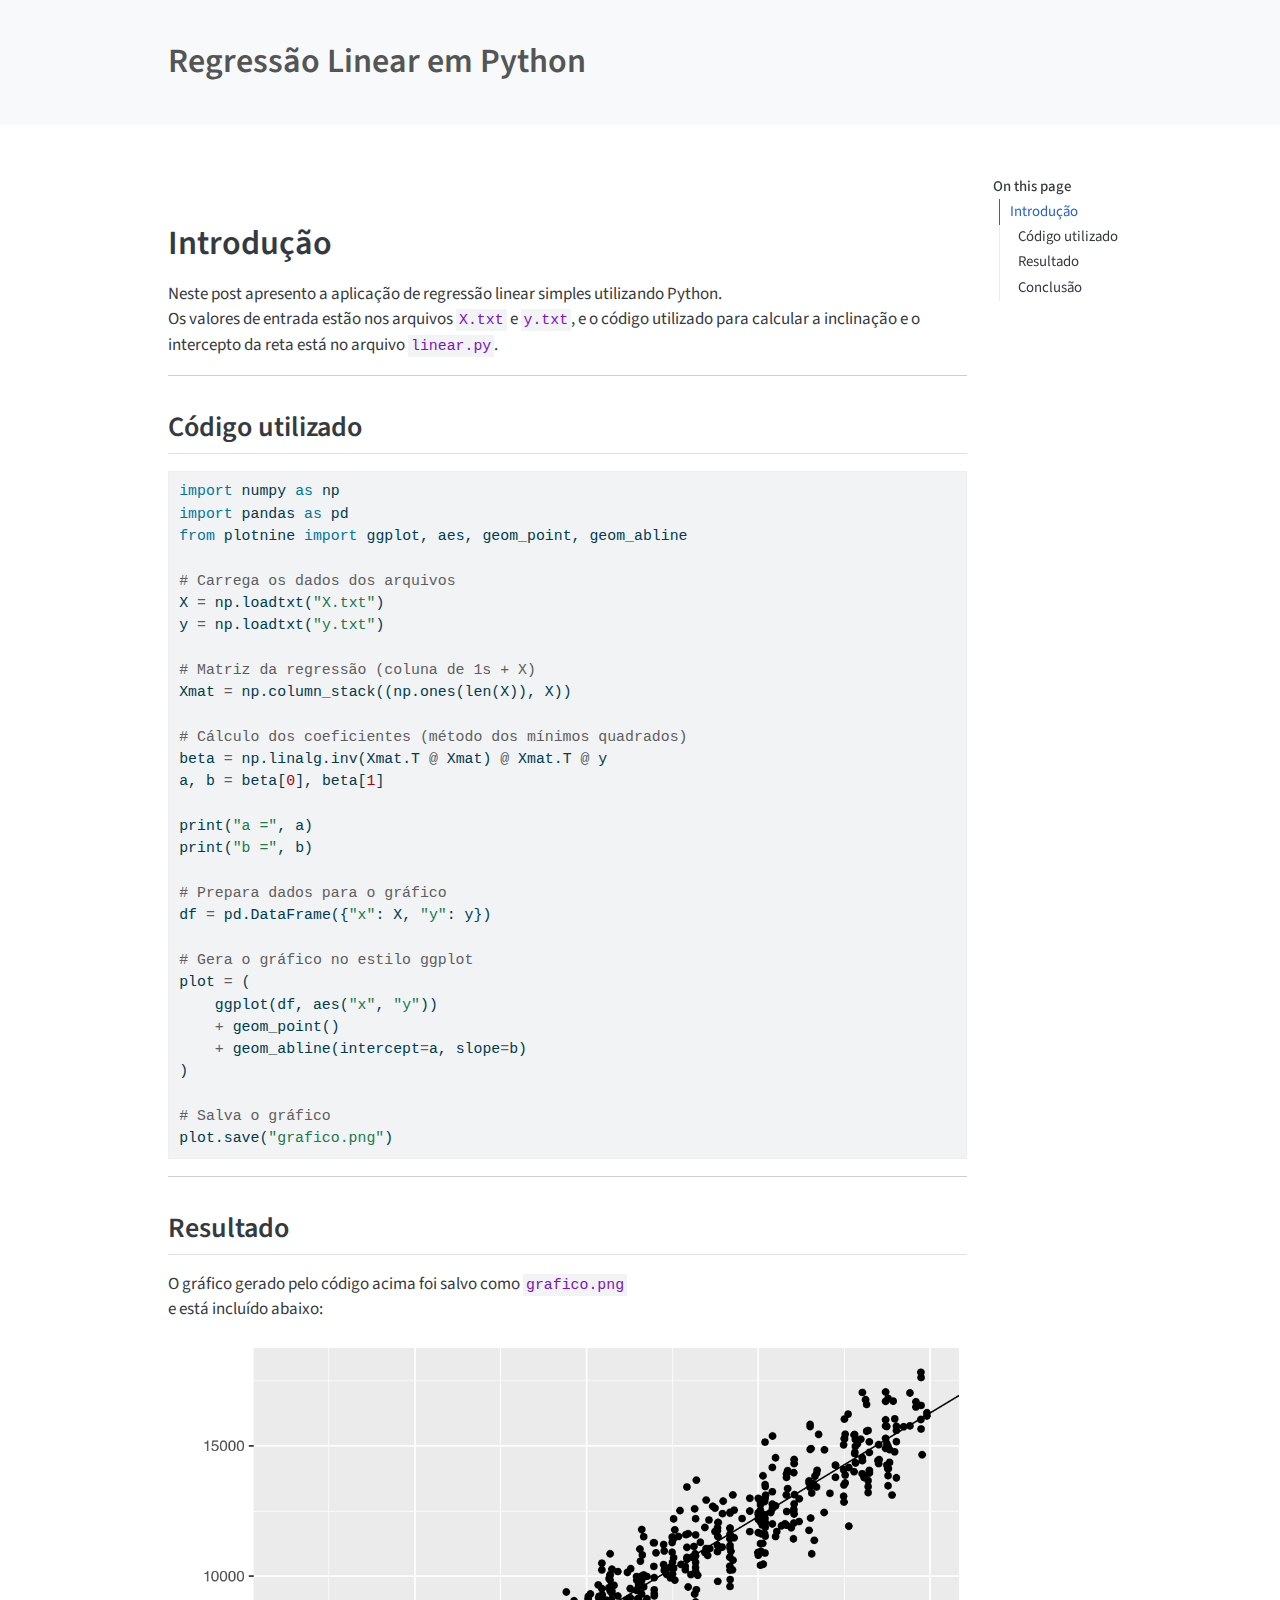
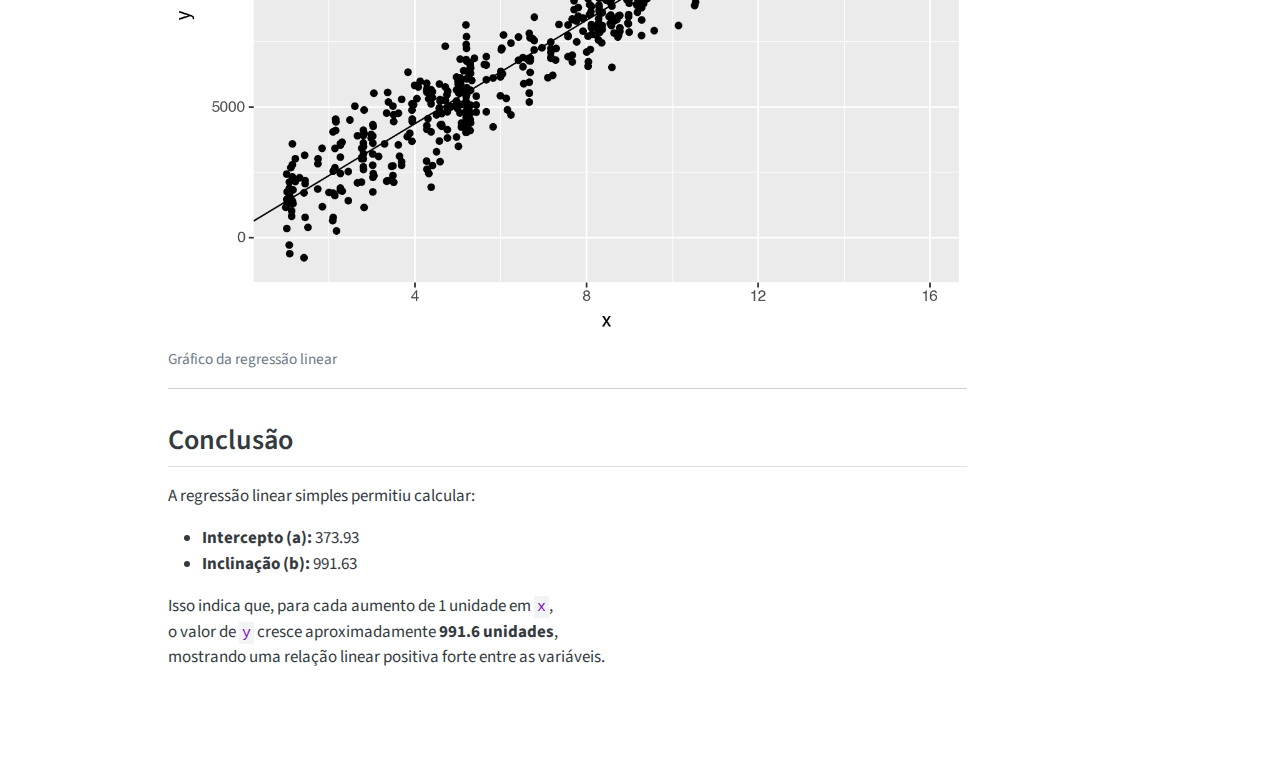
<file: posts/regressao/index.html>
<!DOCTYPE html>
<html xmlns="http://www.w3.org/1999/xhtml" lang="en" xml:lang="en"><head>

<meta charset="utf-8">
<meta name="generator" content="quarto-1.8.26">

<meta name="viewport" content="width=device-width, initial-scale=1.0, user-scalable=yes">


<title>Regressão Linear em Python – Blog do Lucas Vasques</title>
<style>
code{white-space: pre-wrap;}
span.smallcaps{font-variant: small-caps;}
div.columns{display: flex; gap: min(4vw, 1.5em);}
div.column{flex: auto; overflow-x: auto;}
div.hanging-indent{margin-left: 1.5em; text-indent: -1.5em;}
ul.task-list{list-style: none;}
ul.task-list li input[type="checkbox"] {
  width: 0.8em;
  margin: 0 0.8em 0.2em -1em; /* quarto-specific, see https://github.com/quarto-dev/quarto-cli/issues/4556 */ 
  vertical-align: middle;
}
/* CSS for syntax highlighting */
html { -webkit-text-size-adjust: 100%; }
pre > code.sourceCode { white-space: pre; position: relative; }
pre > code.sourceCode > span { display: inline-block; line-height: 1.25; }
pre > code.sourceCode > span:empty { height: 1.2em; }
.sourceCode { overflow: visible; }
code.sourceCode > span { color: inherit; text-decoration: inherit; }
div.sourceCode { margin: 1em 0; }
pre.sourceCode { margin: 0; }
@media screen {
div.sourceCode { overflow: auto; }
}
@media print {
pre > code.sourceCode { white-space: pre-wrap; }
pre > code.sourceCode > span { text-indent: -5em; padding-left: 5em; }
}
pre.numberSource code
  { counter-reset: source-line 0; }
pre.numberSource code > span
  { position: relative; left: -4em; counter-increment: source-line; }
pre.numberSource code > span > a:first-child::before
  { content: counter(source-line);
    position: relative; left: -1em; text-align: right; vertical-align: baseline;
    border: none; display: inline-block;
    -webkit-touch-callout: none; -webkit-user-select: none;
    -khtml-user-select: none; -moz-user-select: none;
    -ms-user-select: none; user-select: none;
    padding: 0 4px; width: 4em;
  }
pre.numberSource { margin-left: 3em;  padding-left: 4px; }
div.sourceCode
  {   }
@media screen {
pre > code.sourceCode > span > a:first-child::before { text-decoration: underline; }
}
</style>


<script src="../../site_libs/quarto-nav/quarto-nav.js"></script>
<script src="../../site_libs/clipboard/clipboard.min.js"></script>
<script src="../../site_libs/quarto-search/autocomplete.umd.js"></script>
<script src="../../site_libs/quarto-search/fuse.min.js"></script>
<script src="../../site_libs/quarto-search/quarto-search.js"></script>
<meta name="quarto:offset" content="../../">
<script src="../../site_libs/quarto-html/quarto.js" type="module"></script>
<script src="../../site_libs/quarto-html/tabsets/tabsets.js" type="module"></script>
<script src="../../site_libs/quarto-html/axe/axe-check.js" type="module"></script>
<script src="../../site_libs/quarto-html/popper.min.js"></script>
<script src="../../site_libs/quarto-html/tippy.umd.min.js"></script>
<script src="../../site_libs/quarto-html/anchor.min.js"></script>
<link href="../../site_libs/quarto-html/tippy.css" rel="stylesheet">
<link href="../../site_libs/quarto-html/quarto-syntax-highlighting-587c61ba64f3a5504c4d52d930310e48.css" rel="stylesheet" id="quarto-text-highlighting-styles">
<script src="../../site_libs/bootstrap/bootstrap.min.js"></script>
<link href="../../site_libs/bootstrap/bootstrap-icons.css" rel="stylesheet">
<link href="../../site_libs/bootstrap/bootstrap-5b4ad623e5705c0698d39aec6f10cf02.min.css" rel="stylesheet" append-hash="true" id="quarto-bootstrap" data-mode="light">
<script id="quarto-search-options" type="application/json">{
  "location": "sidebar",
  "copy-button": false,
  "collapse-after": 3,
  "panel-placement": "start",
  "type": "textbox",
  "limit": 50,
  "keyboard-shortcut": [
    "f",
    "/",
    "s"
  ],
  "show-item-context": false,
  "language": {
    "search-no-results-text": "No results",
    "search-matching-documents-text": "matching documents",
    "search-copy-link-title": "Copy link to search",
    "search-hide-matches-text": "Hide additional matches",
    "search-more-match-text": "more match in this document",
    "search-more-matches-text": "more matches in this document",
    "search-clear-button-title": "Clear",
    "search-text-placeholder": "",
    "search-detached-cancel-button-title": "Cancel",
    "search-submit-button-title": "Submit",
    "search-label": "Search"
  }
}</script>


<link rel="stylesheet" href="../../styles.css">
</head>

<body class="quarto-light">

<div id="quarto-search-results"></div>
<!-- content -->
<header id="title-block-header" class="quarto-title-block default page-columns page-full">
  <div class="quarto-title-banner page-columns page-full">
    <div class="quarto-title column-body">
      <h1 class="title">Regressão Linear em Python</h1>
                      </div>
  </div>
    
  
  <div class="quarto-title-meta">

      
    
      
    </div>
    
  
  </header><div id="quarto-content" class="quarto-container page-columns page-rows-contents page-layout-article">
<!-- sidebar -->
<!-- margin-sidebar -->
    <div id="quarto-margin-sidebar" class="sidebar margin-sidebar">
        <nav id="TOC" role="doc-toc" class="toc-active">
    <h2 id="toc-title">On this page</h2>
   
  <ul>
  <li><a href="#introdução" id="toc-introdução" class="nav-link active" data-scroll-target="#introdução">Introdução</a>
  <ul class="collapse">
  <li><a href="#código-utilizado" id="toc-código-utilizado" class="nav-link" data-scroll-target="#código-utilizado">Código utilizado</a></li>
  <li><a href="#resultado" id="toc-resultado" class="nav-link" data-scroll-target="#resultado">Resultado</a></li>
  <li><a href="#conclusão" id="toc-conclusão" class="nav-link" data-scroll-target="#conclusão">Conclusão</a></li>
  </ul></li>
  </ul>
</nav>
    </div>
<!-- main -->
<main class="content quarto-banner-title-block" id="quarto-document-content">





<section id="introdução" class="level1">
<h1>Introdução</h1>
<p>Neste post apresento a aplicação de regressão linear simples utilizando Python.<br>
Os valores de entrada estão nos arquivos <code>X.txt</code> e <code>y.txt</code>, e o código utilizado para calcular a inclinação e o intercepto da reta está no arquivo <code>linear.py</code>.</p>
<hr>
<section id="código-utilizado" class="level2">
<h2 class="anchored" data-anchor-id="código-utilizado">Código utilizado</h2>
<div class="code-copy-outer-scaffold"><div class="sourceCode" id="cb1"><pre class="sourceCode python code-with-copy"><code class="sourceCode python"><span id="cb1-1"><a href="#cb1-1" aria-hidden="true" tabindex="-1"></a><span class="im">import</span> numpy <span class="im">as</span> np</span>
<span id="cb1-2"><a href="#cb1-2" aria-hidden="true" tabindex="-1"></a><span class="im">import</span> pandas <span class="im">as</span> pd</span>
<span id="cb1-3"><a href="#cb1-3" aria-hidden="true" tabindex="-1"></a><span class="im">from</span> plotnine <span class="im">import</span> ggplot, aes, geom_point, geom_abline</span>
<span id="cb1-4"><a href="#cb1-4" aria-hidden="true" tabindex="-1"></a></span>
<span id="cb1-5"><a href="#cb1-5" aria-hidden="true" tabindex="-1"></a><span class="co"># Carrega os dados dos arquivos</span></span>
<span id="cb1-6"><a href="#cb1-6" aria-hidden="true" tabindex="-1"></a>X <span class="op">=</span> np.loadtxt(<span class="st">"X.txt"</span>)</span>
<span id="cb1-7"><a href="#cb1-7" aria-hidden="true" tabindex="-1"></a>y <span class="op">=</span> np.loadtxt(<span class="st">"y.txt"</span>)</span>
<span id="cb1-8"><a href="#cb1-8" aria-hidden="true" tabindex="-1"></a></span>
<span id="cb1-9"><a href="#cb1-9" aria-hidden="true" tabindex="-1"></a><span class="co"># Matriz da regressão (coluna de 1s + X)</span></span>
<span id="cb1-10"><a href="#cb1-10" aria-hidden="true" tabindex="-1"></a>Xmat <span class="op">=</span> np.column_stack((np.ones(<span class="bu">len</span>(X)), X))</span>
<span id="cb1-11"><a href="#cb1-11" aria-hidden="true" tabindex="-1"></a></span>
<span id="cb1-12"><a href="#cb1-12" aria-hidden="true" tabindex="-1"></a><span class="co"># Cálculo dos coeficientes (método dos mínimos quadrados)</span></span>
<span id="cb1-13"><a href="#cb1-13" aria-hidden="true" tabindex="-1"></a>beta <span class="op">=</span> np.linalg.inv(Xmat.T <span class="op">@</span> Xmat) <span class="op">@</span> Xmat.T <span class="op">@</span> y</span>
<span id="cb1-14"><a href="#cb1-14" aria-hidden="true" tabindex="-1"></a>a, b <span class="op">=</span> beta[<span class="dv">0</span>], beta[<span class="dv">1</span>]</span>
<span id="cb1-15"><a href="#cb1-15" aria-hidden="true" tabindex="-1"></a></span>
<span id="cb1-16"><a href="#cb1-16" aria-hidden="true" tabindex="-1"></a><span class="bu">print</span>(<span class="st">"a ="</span>, a)</span>
<span id="cb1-17"><a href="#cb1-17" aria-hidden="true" tabindex="-1"></a><span class="bu">print</span>(<span class="st">"b ="</span>, b)</span>
<span id="cb1-18"><a href="#cb1-18" aria-hidden="true" tabindex="-1"></a></span>
<span id="cb1-19"><a href="#cb1-19" aria-hidden="true" tabindex="-1"></a><span class="co"># Prepara dados para o gráfico</span></span>
<span id="cb1-20"><a href="#cb1-20" aria-hidden="true" tabindex="-1"></a>df <span class="op">=</span> pd.DataFrame({<span class="st">"x"</span>: X, <span class="st">"y"</span>: y})</span>
<span id="cb1-21"><a href="#cb1-21" aria-hidden="true" tabindex="-1"></a></span>
<span id="cb1-22"><a href="#cb1-22" aria-hidden="true" tabindex="-1"></a><span class="co"># Gera o gráfico no estilo ggplot</span></span>
<span id="cb1-23"><a href="#cb1-23" aria-hidden="true" tabindex="-1"></a>plot <span class="op">=</span> (</span>
<span id="cb1-24"><a href="#cb1-24" aria-hidden="true" tabindex="-1"></a>    ggplot(df, aes(<span class="st">"x"</span>, <span class="st">"y"</span>))</span>
<span id="cb1-25"><a href="#cb1-25" aria-hidden="true" tabindex="-1"></a>    <span class="op">+</span> geom_point()</span>
<span id="cb1-26"><a href="#cb1-26" aria-hidden="true" tabindex="-1"></a>    <span class="op">+</span> geom_abline(intercept<span class="op">=</span>a, slope<span class="op">=</span>b)</span>
<span id="cb1-27"><a href="#cb1-27" aria-hidden="true" tabindex="-1"></a>)</span>
<span id="cb1-28"><a href="#cb1-28" aria-hidden="true" tabindex="-1"></a></span>
<span id="cb1-29"><a href="#cb1-29" aria-hidden="true" tabindex="-1"></a><span class="co"># Salva o gráfico</span></span>
<span id="cb1-30"><a href="#cb1-30" aria-hidden="true" tabindex="-1"></a>plot.save(<span class="st">"grafico.png"</span>)</span></code></pre></div><button title="Copy to Clipboard" class="code-copy-button"><i class="bi"></i></button></div>
<hr>
</section>
<section id="resultado" class="level2">
<h2 class="anchored" data-anchor-id="resultado">Resultado</h2>
<p>O gráfico gerado pelo código acima foi salvo como <code>grafico.png</code><br>
e está incluído abaixo:</p>
<div class="quarto-figure quarto-figure-center">
<figure class="figure">
<p><img src="grafico.png" class="img-fluid figure-img"></p>
<figcaption>Gráfico da regressão linear</figcaption>
</figure>
</div>
<hr>
</section>
<section id="conclusão" class="level2">
<h2 class="anchored" data-anchor-id="conclusão">Conclusão</h2>
<p>A regressão linear simples permitiu calcular:</p>
<ul>
<li><strong>Intercepto (a):</strong> 373.93<br>
</li>
<li><strong>Inclinação (b):</strong> 991.63</li>
</ul>
<p>Isso indica que, para cada aumento de 1 unidade em <code>x</code>,<br>
o valor de <code>y</code> cresce aproximadamente <strong>991.6 unidades</strong>,<br>
mostrando uma relação linear positiva forte entre as variáveis.</p>


</section>
</section>

</main> <!-- /main -->
<script id="quarto-html-after-body" type="application/javascript">
  window.document.addEventListener("DOMContentLoaded", function (event) {
    const icon = "";
    const anchorJS = new window.AnchorJS();
    anchorJS.options = {
      placement: 'right',
      icon: icon
    };
    anchorJS.add('.anchored');
    const isCodeAnnotation = (el) => {
      for (const clz of el.classList) {
        if (clz.startsWith('code-annotation-')) {                     
          return true;
        }
      }
      return false;
    }
    const onCopySuccess = function(e) {
      // button target
      const button = e.trigger;
      // don't keep focus
      button.blur();
      // flash "checked"
      button.classList.add('code-copy-button-checked');
      var currentTitle = button.getAttribute("title");
      button.setAttribute("title", "Copied!");
      let tooltip;
      if (window.bootstrap) {
        button.setAttribute("data-bs-toggle", "tooltip");
        button.setAttribute("data-bs-placement", "left");
        button.setAttribute("data-bs-title", "Copied!");
        tooltip = new bootstrap.Tooltip(button, 
          { trigger: "manual", 
            customClass: "code-copy-button-tooltip",
            offset: [0, -8]});
        tooltip.show();    
      }
      setTimeout(function() {
        if (tooltip) {
          tooltip.hide();
          button.removeAttribute("data-bs-title");
          button.removeAttribute("data-bs-toggle");
          button.removeAttribute("data-bs-placement");
        }
        button.setAttribute("title", currentTitle);
        button.classList.remove('code-copy-button-checked');
      }, 1000);
      // clear code selection
      e.clearSelection();
    }
    const getTextToCopy = function(trigger) {
      const outerScaffold = trigger.parentElement.cloneNode(true);
      const codeEl = outerScaffold.querySelector('code');
      for (const childEl of codeEl.children) {
        if (isCodeAnnotation(childEl)) {
          childEl.remove();
        }
      }
      return codeEl.innerText;
    }
    const clipboard = new window.ClipboardJS('.code-copy-button:not([data-in-quarto-modal])', {
      text: getTextToCopy
    });
    clipboard.on('success', onCopySuccess);
    if (window.document.getElementById('quarto-embedded-source-code-modal')) {
      const clipboardModal = new window.ClipboardJS('.code-copy-button[data-in-quarto-modal]', {
        text: getTextToCopy,
        container: window.document.getElementById('quarto-embedded-source-code-modal')
      });
      clipboardModal.on('success', onCopySuccess);
    }
      var localhostRegex = new RegExp(/^(?:http|https):\/\/localhost\:?[0-9]*\//);
      var mailtoRegex = new RegExp(/^mailto:/);
        var filterRegex = new RegExp("https:\/\/vasqueslucas\.github\.io\/blog-professor\/");
      var isInternal = (href) => {
          return filterRegex.test(href) || localhostRegex.test(href) || mailtoRegex.test(href);
      }
      // Inspect non-navigation links and adorn them if external
     var links = window.document.querySelectorAll('a[href]:not(.nav-link):not(.navbar-brand):not(.toc-action):not(.sidebar-link):not(.sidebar-item-toggle):not(.pagination-link):not(.no-external):not([aria-hidden]):not(.dropdown-item):not(.quarto-navigation-tool):not(.about-link)');
      for (var i=0; i<links.length; i++) {
        const link = links[i];
        if (!isInternal(link.href)) {
          // undo the damage that might have been done by quarto-nav.js in the case of
          // links that we want to consider external
          if (link.dataset.originalHref !== undefined) {
            link.href = link.dataset.originalHref;
          }
        }
      }
    function tippyHover(el, contentFn, onTriggerFn, onUntriggerFn) {
      const config = {
        allowHTML: true,
        maxWidth: 500,
        delay: 100,
        arrow: false,
        appendTo: function(el) {
            return el.parentElement;
        },
        interactive: true,
        interactiveBorder: 10,
        theme: 'quarto',
        placement: 'bottom-start',
      };
      if (contentFn) {
        config.content = contentFn;
      }
      if (onTriggerFn) {
        config.onTrigger = onTriggerFn;
      }
      if (onUntriggerFn) {
        config.onUntrigger = onUntriggerFn;
      }
      window.tippy(el, config); 
    }
    const noterefs = window.document.querySelectorAll('a[role="doc-noteref"]');
    for (var i=0; i<noterefs.length; i++) {
      const ref = noterefs[i];
      tippyHover(ref, function() {
        // use id or data attribute instead here
        let href = ref.getAttribute('data-footnote-href') || ref.getAttribute('href');
        try { href = new URL(href).hash; } catch {}
        const id = href.replace(/^#\/?/, "");
        const note = window.document.getElementById(id);
        if (note) {
          return note.innerHTML;
        } else {
          return "";
        }
      });
    }
    const xrefs = window.document.querySelectorAll('a.quarto-xref');
    const processXRef = (id, note) => {
      // Strip column container classes
      const stripColumnClz = (el) => {
        el.classList.remove("page-full", "page-columns");
        if (el.children) {
          for (const child of el.children) {
            stripColumnClz(child);
          }
        }
      }
      stripColumnClz(note)
      if (id === null || id.startsWith('sec-')) {
        // Special case sections, only their first couple elements
        const container = document.createElement("div");
        if (note.children && note.children.length > 2) {
          container.appendChild(note.children[0].cloneNode(true));
          for (let i = 1; i < note.children.length; i++) {
            const child = note.children[i];
            if (child.tagName === "P" && child.innerText === "") {
              continue;
            } else {
              container.appendChild(child.cloneNode(true));
              break;
            }
          }
          if (window.Quarto?.typesetMath) {
            window.Quarto.typesetMath(container);
          }
          return container.innerHTML
        } else {
          if (window.Quarto?.typesetMath) {
            window.Quarto.typesetMath(note);
          }
          return note.innerHTML;
        }
      } else {
        // Remove any anchor links if they are present
        const anchorLink = note.querySelector('a.anchorjs-link');
        if (anchorLink) {
          anchorLink.remove();
        }
        if (window.Quarto?.typesetMath) {
          window.Quarto.typesetMath(note);
        }
        if (note.classList.contains("callout")) {
          return note.outerHTML;
        } else {
          return note.innerHTML;
        }
      }
    }
    for (var i=0; i<xrefs.length; i++) {
      const xref = xrefs[i];
      tippyHover(xref, undefined, function(instance) {
        instance.disable();
        let url = xref.getAttribute('href');
        let hash = undefined; 
        if (url.startsWith('#')) {
          hash = url;
        } else {
          try { hash = new URL(url).hash; } catch {}
        }
        if (hash) {
          const id = hash.replace(/^#\/?/, "");
          const note = window.document.getElementById(id);
          if (note !== null) {
            try {
              const html = processXRef(id, note.cloneNode(true));
              instance.setContent(html);
            } finally {
              instance.enable();
              instance.show();
            }
          } else {
            // See if we can fetch this
            fetch(url.split('#')[0])
            .then(res => res.text())
            .then(html => {
              const parser = new DOMParser();
              const htmlDoc = parser.parseFromString(html, "text/html");
              const note = htmlDoc.getElementById(id);
              if (note !== null) {
                const html = processXRef(id, note);
                instance.setContent(html);
              } 
            }).finally(() => {
              instance.enable();
              instance.show();
            });
          }
        } else {
          // See if we can fetch a full url (with no hash to target)
          // This is a special case and we should probably do some content thinning / targeting
          fetch(url)
          .then(res => res.text())
          .then(html => {
            const parser = new DOMParser();
            const htmlDoc = parser.parseFromString(html, "text/html");
            const note = htmlDoc.querySelector('main.content');
            if (note !== null) {
              // This should only happen for chapter cross references
              // (since there is no id in the URL)
              // remove the first header
              if (note.children.length > 0 && note.children[0].tagName === "HEADER") {
                note.children[0].remove();
              }
              const html = processXRef(null, note);
              instance.setContent(html);
            } 
          }).finally(() => {
            instance.enable();
            instance.show();
          });
        }
      }, function(instance) {
      });
    }
        let selectedAnnoteEl;
        const selectorForAnnotation = ( cell, annotation) => {
          let cellAttr = 'data-code-cell="' + cell + '"';
          let lineAttr = 'data-code-annotation="' +  annotation + '"';
          const selector = 'span[' + cellAttr + '][' + lineAttr + ']';
          return selector;
        }
        const selectCodeLines = (annoteEl) => {
          const doc = window.document;
          const targetCell = annoteEl.getAttribute("data-target-cell");
          const targetAnnotation = annoteEl.getAttribute("data-target-annotation");
          const annoteSpan = window.document.querySelector(selectorForAnnotation(targetCell, targetAnnotation));
          const lines = annoteSpan.getAttribute("data-code-lines").split(",");
          const lineIds = lines.map((line) => {
            return targetCell + "-" + line;
          })
          let top = null;
          let height = null;
          let parent = null;
          if (lineIds.length > 0) {
              //compute the position of the single el (top and bottom and make a div)
              const el = window.document.getElementById(lineIds[0]);
              top = el.offsetTop;
              height = el.offsetHeight;
              parent = el.parentElement.parentElement;
            if (lineIds.length > 1) {
              const lastEl = window.document.getElementById(lineIds[lineIds.length - 1]);
              const bottom = lastEl.offsetTop + lastEl.offsetHeight;
              height = bottom - top;
            }
            if (top !== null && height !== null && parent !== null) {
              // cook up a div (if necessary) and position it 
              let div = window.document.getElementById("code-annotation-line-highlight");
              if (div === null) {
                div = window.document.createElement("div");
                div.setAttribute("id", "code-annotation-line-highlight");
                div.style.position = 'absolute';
                parent.appendChild(div);
              }
              div.style.top = top - 2 + "px";
              div.style.height = height + 4 + "px";
              div.style.left = 0;
              let gutterDiv = window.document.getElementById("code-annotation-line-highlight-gutter");
              if (gutterDiv === null) {
                gutterDiv = window.document.createElement("div");
                gutterDiv.setAttribute("id", "code-annotation-line-highlight-gutter");
                gutterDiv.style.position = 'absolute';
                const codeCell = window.document.getElementById(targetCell);
                const gutter = codeCell.querySelector('.code-annotation-gutter');
                gutter.appendChild(gutterDiv);
              }
              gutterDiv.style.top = top - 2 + "px";
              gutterDiv.style.height = height + 4 + "px";
            }
            selectedAnnoteEl = annoteEl;
          }
        };
        const unselectCodeLines = () => {
          const elementsIds = ["code-annotation-line-highlight", "code-annotation-line-highlight-gutter"];
          elementsIds.forEach((elId) => {
            const div = window.document.getElementById(elId);
            if (div) {
              div.remove();
            }
          });
          selectedAnnoteEl = undefined;
        };
          // Handle positioning of the toggle
      window.addEventListener(
        "resize",
        throttle(() => {
          elRect = undefined;
          if (selectedAnnoteEl) {
            selectCodeLines(selectedAnnoteEl);
          }
        }, 10)
      );
      function throttle(fn, ms) {
      let throttle = false;
      let timer;
        return (...args) => {
          if(!throttle) { // first call gets through
              fn.apply(this, args);
              throttle = true;
          } else { // all the others get throttled
              if(timer) clearTimeout(timer); // cancel #2
              timer = setTimeout(() => {
                fn.apply(this, args);
                timer = throttle = false;
              }, ms);
          }
        };
      }
        // Attach click handler to the DT
        const annoteDls = window.document.querySelectorAll('dt[data-target-cell]');
        for (const annoteDlNode of annoteDls) {
          annoteDlNode.addEventListener('click', (event) => {
            const clickedEl = event.target;
            if (clickedEl !== selectedAnnoteEl) {
              unselectCodeLines();
              const activeEl = window.document.querySelector('dt[data-target-cell].code-annotation-active');
              if (activeEl) {
                activeEl.classList.remove('code-annotation-active');
              }
              selectCodeLines(clickedEl);
              clickedEl.classList.add('code-annotation-active');
            } else {
              // Unselect the line
              unselectCodeLines();
              clickedEl.classList.remove('code-annotation-active');
            }
          });
        }
    const findCites = (el) => {
      const parentEl = el.parentElement;
      if (parentEl) {
        const cites = parentEl.dataset.cites;
        if (cites) {
          return {
            el,
            cites: cites.split(' ')
          };
        } else {
          return findCites(el.parentElement)
        }
      } else {
        return undefined;
      }
    };
    var bibliorefs = window.document.querySelectorAll('a[role="doc-biblioref"]');
    for (var i=0; i<bibliorefs.length; i++) {
      const ref = bibliorefs[i];
      const citeInfo = findCites(ref);
      if (citeInfo) {
        tippyHover(citeInfo.el, function() {
          var popup = window.document.createElement('div');
          citeInfo.cites.forEach(function(cite) {
            var citeDiv = window.document.createElement('div');
            citeDiv.classList.add('hanging-indent');
            citeDiv.classList.add('csl-entry');
            var biblioDiv = window.document.getElementById('ref-' + cite);
            if (biblioDiv) {
              citeDiv.innerHTML = biblioDiv.innerHTML;
            }
            popup.appendChild(citeDiv);
          });
          return popup.innerHTML;
        });
      }
    }
  });
  </script>
</div> <!-- /content -->




</body></html>
</file>
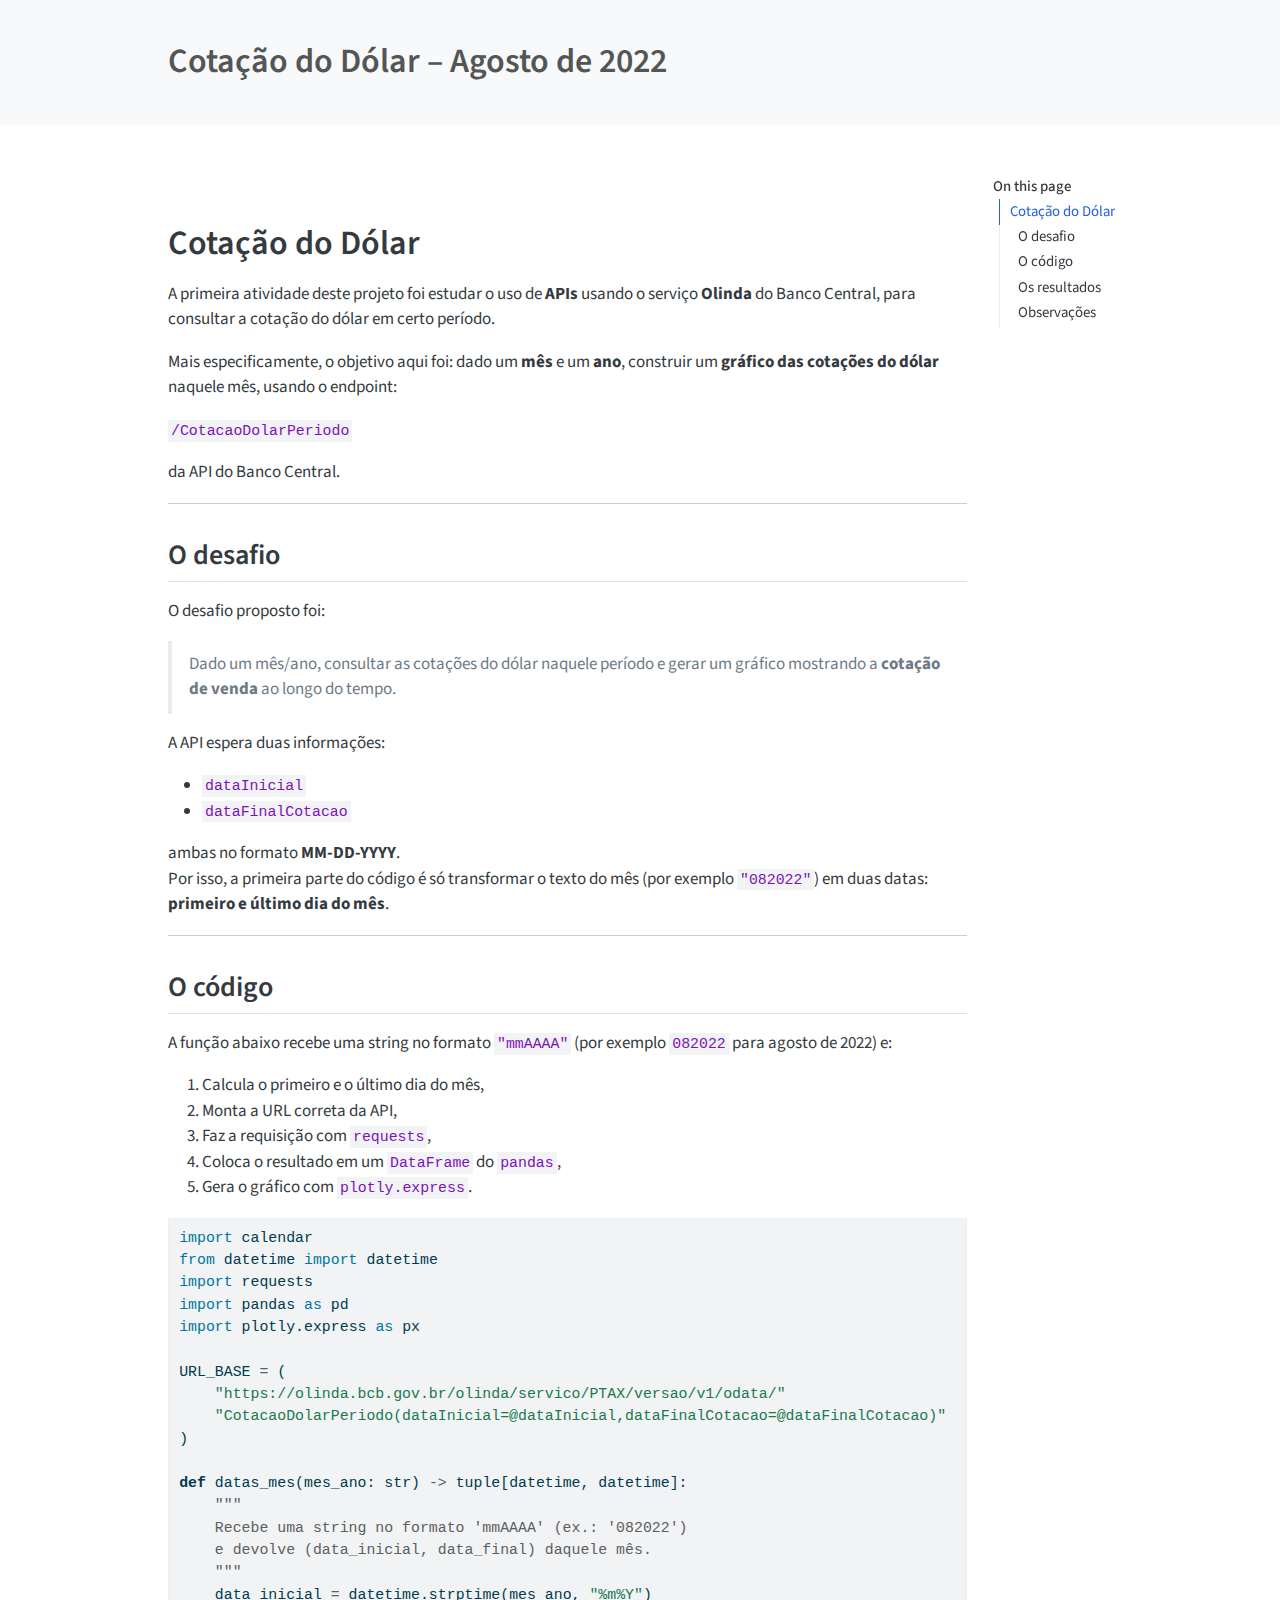
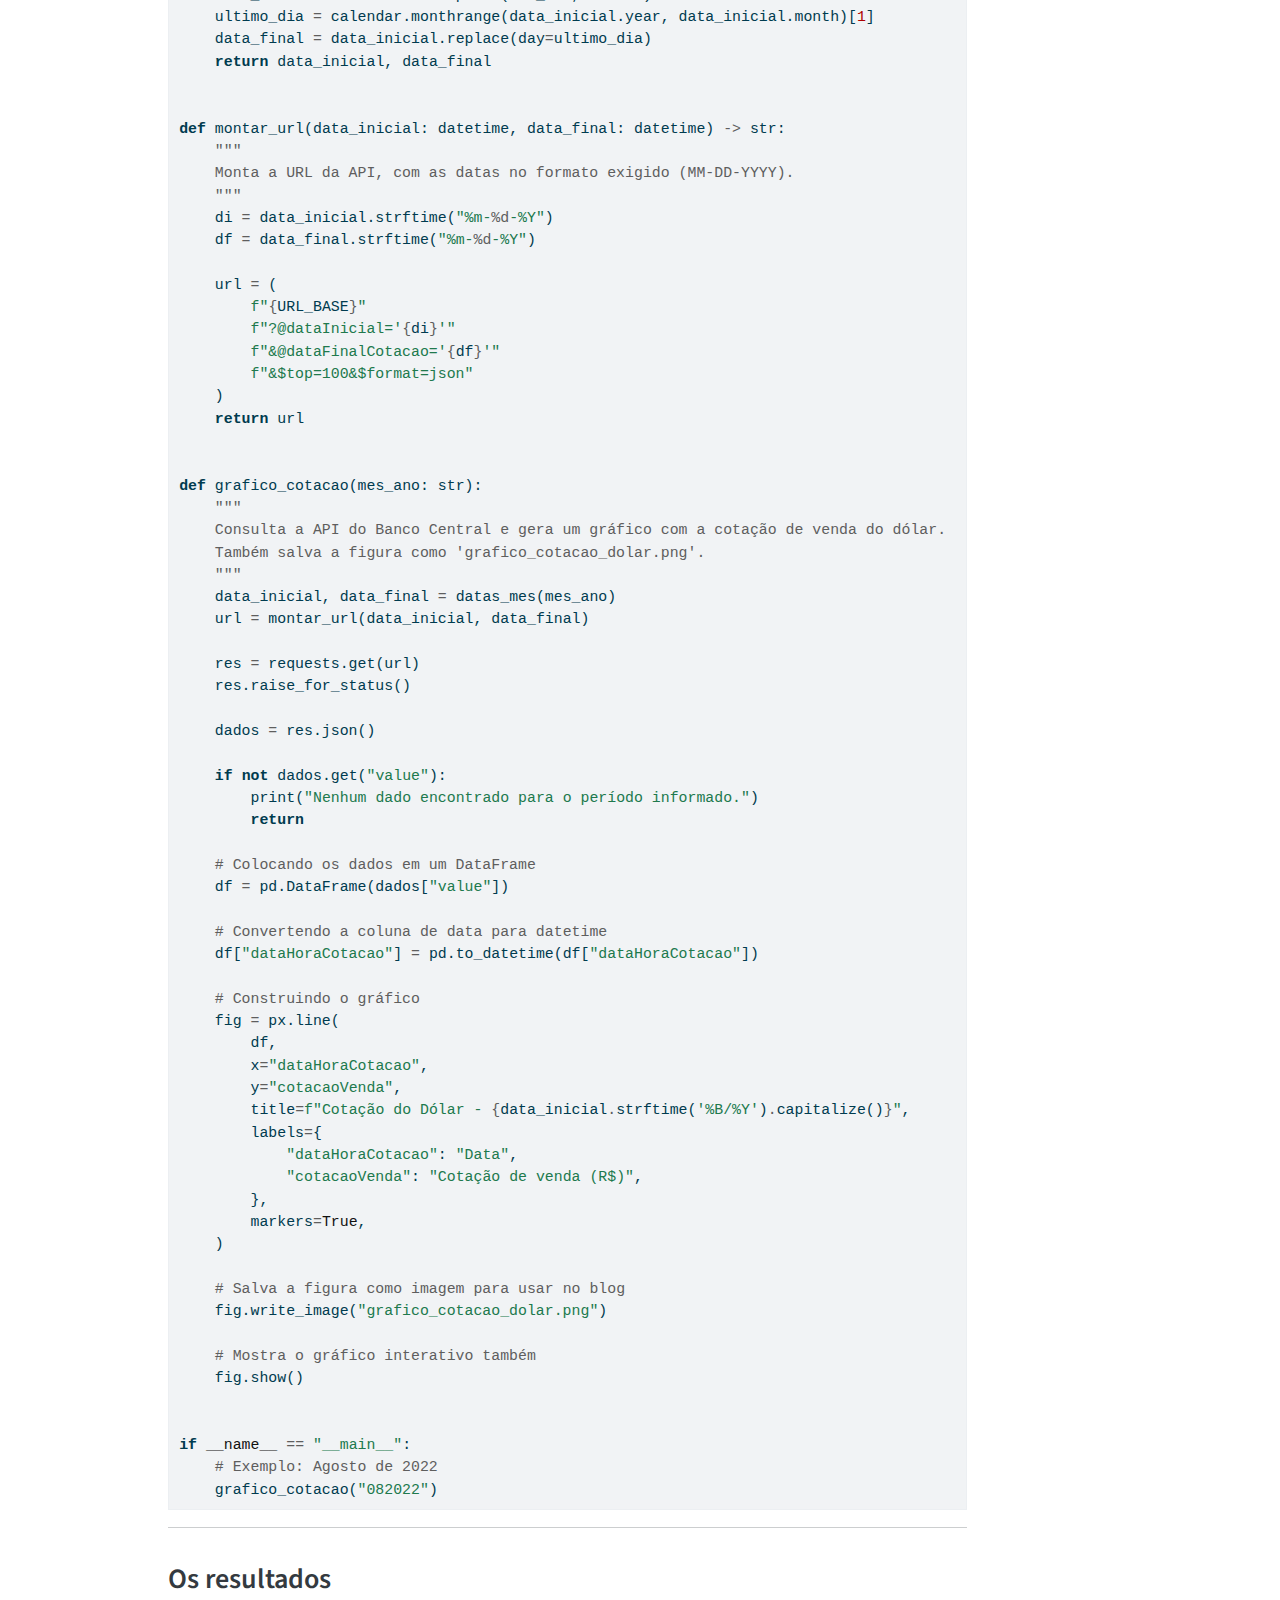
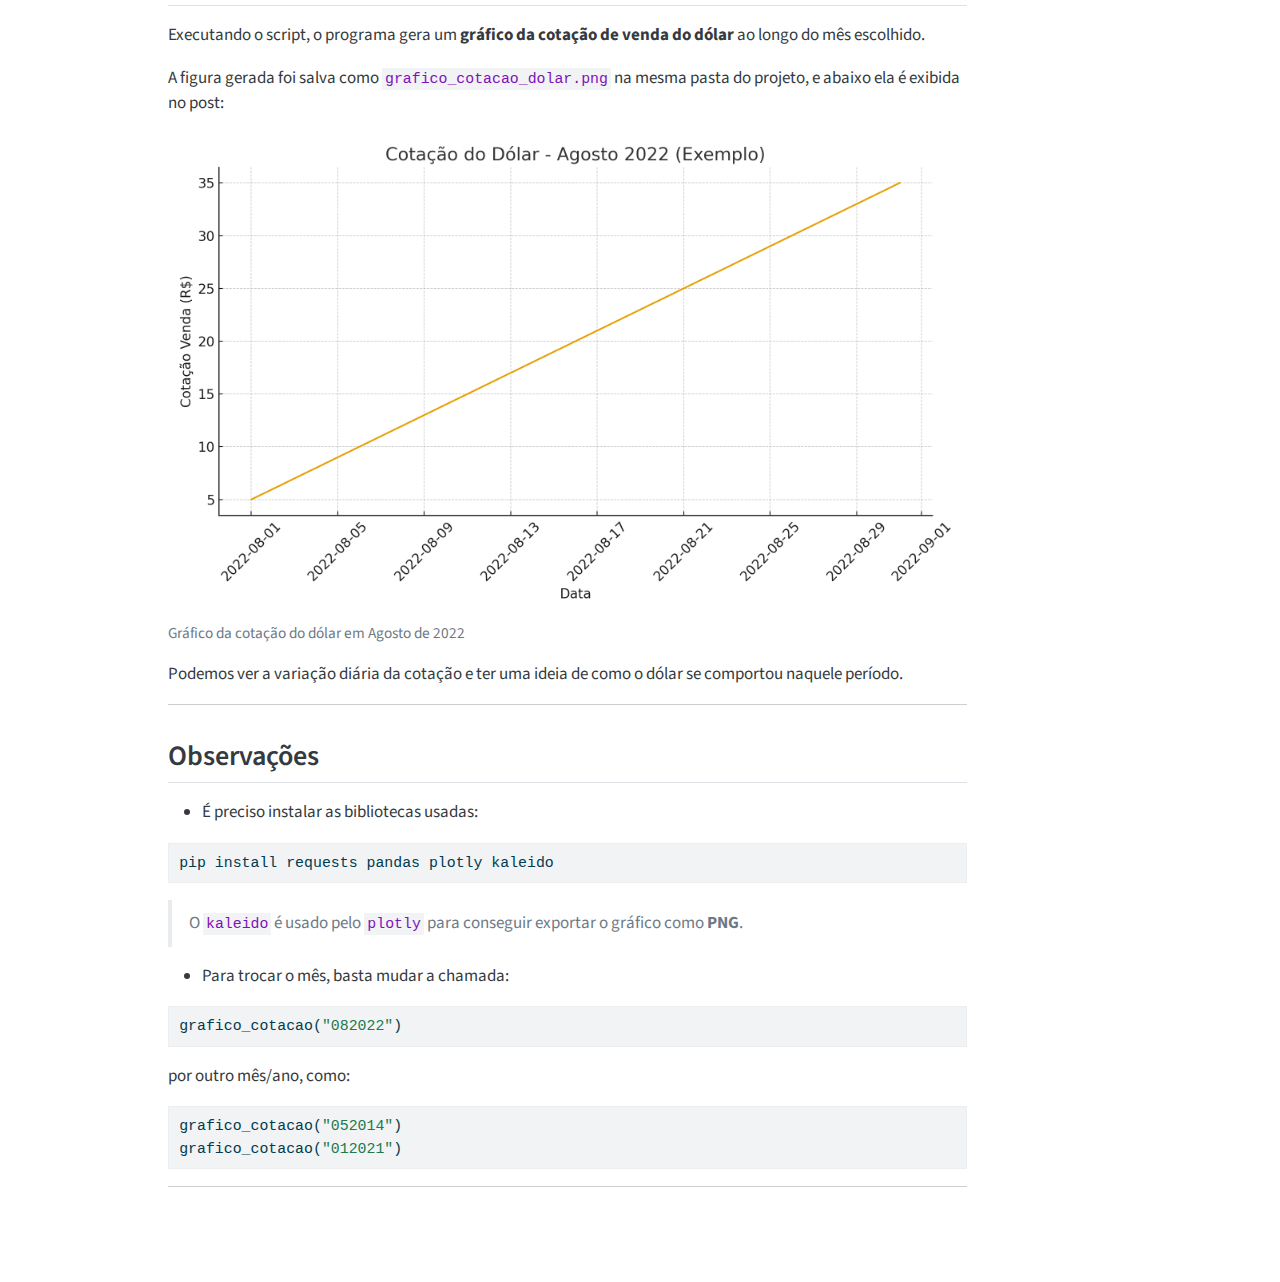
<file: posts/welcome/index.html>
<!DOCTYPE html>
<html xmlns="http://www.w3.org/1999/xhtml" lang="en" xml:lang="en"><head>

<meta charset="utf-8">
<meta name="generator" content="quarto-1.8.26">

<meta name="viewport" content="width=device-width, initial-scale=1.0, user-scalable=yes">


<title>Cotação do Dólar – Agosto de 2022 – Blog do Lucas Vasques</title>
<style>
code{white-space: pre-wrap;}
span.smallcaps{font-variant: small-caps;}
div.columns{display: flex; gap: min(4vw, 1.5em);}
div.column{flex: auto; overflow-x: auto;}
div.hanging-indent{margin-left: 1.5em; text-indent: -1.5em;}
ul.task-list{list-style: none;}
ul.task-list li input[type="checkbox"] {
  width: 0.8em;
  margin: 0 0.8em 0.2em -1em; /* quarto-specific, see https://github.com/quarto-dev/quarto-cli/issues/4556 */ 
  vertical-align: middle;
}
/* CSS for syntax highlighting */
html { -webkit-text-size-adjust: 100%; }
pre > code.sourceCode { white-space: pre; position: relative; }
pre > code.sourceCode > span { display: inline-block; line-height: 1.25; }
pre > code.sourceCode > span:empty { height: 1.2em; }
.sourceCode { overflow: visible; }
code.sourceCode > span { color: inherit; text-decoration: inherit; }
div.sourceCode { margin: 1em 0; }
pre.sourceCode { margin: 0; }
@media screen {
div.sourceCode { overflow: auto; }
}
@media print {
pre > code.sourceCode { white-space: pre-wrap; }
pre > code.sourceCode > span { text-indent: -5em; padding-left: 5em; }
}
pre.numberSource code
  { counter-reset: source-line 0; }
pre.numberSource code > span
  { position: relative; left: -4em; counter-increment: source-line; }
pre.numberSource code > span > a:first-child::before
  { content: counter(source-line);
    position: relative; left: -1em; text-align: right; vertical-align: baseline;
    border: none; display: inline-block;
    -webkit-touch-callout: none; -webkit-user-select: none;
    -khtml-user-select: none; -moz-user-select: none;
    -ms-user-select: none; user-select: none;
    padding: 0 4px; width: 4em;
  }
pre.numberSource { margin-left: 3em;  padding-left: 4px; }
div.sourceCode
  {   }
@media screen {
pre > code.sourceCode > span > a:first-child::before { text-decoration: underline; }
}
</style>


<script src="../../site_libs/quarto-nav/quarto-nav.js"></script>
<script src="../../site_libs/clipboard/clipboard.min.js"></script>
<script src="../../site_libs/quarto-search/autocomplete.umd.js"></script>
<script src="../../site_libs/quarto-search/fuse.min.js"></script>
<script src="../../site_libs/quarto-search/quarto-search.js"></script>
<meta name="quarto:offset" content="../../">
<script src="../../site_libs/quarto-html/quarto.js" type="module"></script>
<script src="../../site_libs/quarto-html/tabsets/tabsets.js" type="module"></script>
<script src="../../site_libs/quarto-html/axe/axe-check.js" type="module"></script>
<script src="../../site_libs/quarto-html/popper.min.js"></script>
<script src="../../site_libs/quarto-html/tippy.umd.min.js"></script>
<script src="../../site_libs/quarto-html/anchor.min.js"></script>
<link href="../../site_libs/quarto-html/tippy.css" rel="stylesheet">
<link href="../../site_libs/quarto-html/quarto-syntax-highlighting-587c61ba64f3a5504c4d52d930310e48.css" rel="stylesheet" id="quarto-text-highlighting-styles">
<script src="../../site_libs/bootstrap/bootstrap.min.js"></script>
<link href="../../site_libs/bootstrap/bootstrap-icons.css" rel="stylesheet">
<link href="../../site_libs/bootstrap/bootstrap-5b4ad623e5705c0698d39aec6f10cf02.min.css" rel="stylesheet" append-hash="true" id="quarto-bootstrap" data-mode="light">
<script id="quarto-search-options" type="application/json">{
  "location": "sidebar",
  "copy-button": false,
  "collapse-after": 3,
  "panel-placement": "start",
  "type": "textbox",
  "limit": 50,
  "keyboard-shortcut": [
    "f",
    "/",
    "s"
  ],
  "show-item-context": false,
  "language": {
    "search-no-results-text": "No results",
    "search-matching-documents-text": "matching documents",
    "search-copy-link-title": "Copy link to search",
    "search-hide-matches-text": "Hide additional matches",
    "search-more-match-text": "more match in this document",
    "search-more-matches-text": "more matches in this document",
    "search-clear-button-title": "Clear",
    "search-text-placeholder": "",
    "search-detached-cancel-button-title": "Cancel",
    "search-submit-button-title": "Submit",
    "search-label": "Search"
  }
}</script>


<link rel="stylesheet" href="../../styles.css">
</head>

<body class="quarto-light">

<div id="quarto-search-results"></div>
<!-- content -->
<header id="title-block-header" class="quarto-title-block default page-columns page-full">
  <div class="quarto-title-banner page-columns page-full">
    <div class="quarto-title column-body">
      <h1 class="title">Cotação do Dólar – Agosto de 2022</h1>
                      </div>
  </div>
    
  
  <div class="quarto-title-meta">

      
    
      
    </div>
    
  
  </header><div id="quarto-content" class="quarto-container page-columns page-rows-contents page-layout-article">
<!-- sidebar -->
<!-- margin-sidebar -->
    <div id="quarto-margin-sidebar" class="sidebar margin-sidebar">
        <nav id="TOC" role="doc-toc" class="toc-active">
    <h2 id="toc-title">On this page</h2>
   
  <ul>
  <li><a href="#cotação-do-dólar" id="toc-cotação-do-dólar" class="nav-link active" data-scroll-target="#cotação-do-dólar">Cotação do Dólar</a>
  <ul class="collapse">
  <li><a href="#o-desafio" id="toc-o-desafio" class="nav-link" data-scroll-target="#o-desafio">O desafio</a></li>
  <li><a href="#o-código" id="toc-o-código" class="nav-link" data-scroll-target="#o-código">O código</a></li>
  <li><a href="#os-resultados" id="toc-os-resultados" class="nav-link" data-scroll-target="#os-resultados">Os resultados</a></li>
  <li><a href="#observações" id="toc-observações" class="nav-link" data-scroll-target="#observações">Observações</a></li>
  </ul></li>
  </ul>
</nav>
    </div>
<!-- main -->
<main class="content quarto-banner-title-block" id="quarto-document-content">





<section id="cotação-do-dólar" class="level1">
<h1>Cotação do Dólar</h1>
<p>A primeira atividade deste projeto foi estudar o uso de <strong>APIs</strong> usando o serviço <strong>Olinda</strong> do Banco Central, para consultar a cotação do dólar em certo período.</p>
<p>Mais especificamente, o objetivo aqui foi: dado um <strong>mês</strong> e um <strong>ano</strong>, construir um <strong>gráfico das cotações do dólar</strong> naquele mês, usando o endpoint:</p>
<p><code>/CotacaoDolarPeriodo</code></p>
<p>da API do Banco Central.</p>
<hr>
<section id="o-desafio" class="level2">
<h2 class="anchored" data-anchor-id="o-desafio">O desafio</h2>
<p>O desafio proposto foi:</p>
<blockquote class="blockquote">
<p>Dado um mês/ano, consultar as cotações do dólar naquele período e gerar um gráfico mostrando a <strong>cotação de venda</strong> ao longo do tempo.</p>
</blockquote>
<p>A API espera duas informações:</p>
<ul>
<li><code>dataInicial</code></li>
<li><code>dataFinalCotacao</code></li>
</ul>
<p>ambas no formato <strong>MM-DD-YYYY</strong>.<br>
Por isso, a primeira parte do código é só transformar o texto do mês (por exemplo <code>"082022"</code>) em duas datas: <strong>primeiro e último dia do mês</strong>.</p>
<hr>
</section>
<section id="o-código" class="level2">
<h2 class="anchored" data-anchor-id="o-código">O código</h2>
<p>A função abaixo recebe uma string no formato <code>"mmAAAA"</code> (por exemplo <code>082022</code> para agosto de 2022) e:</p>
<ol type="1">
<li>Calcula o primeiro e o último dia do mês,</li>
<li>Monta a URL correta da API,</li>
<li>Faz a requisição com <code>requests</code>,</li>
<li>Coloca o resultado em um <code>DataFrame</code> do <code>pandas</code>,</li>
<li>Gera o gráfico com <code>plotly.express</code>.</li>
</ol>
<div class="code-copy-outer-scaffold"><div class="sourceCode" id="cb1"><pre class="sourceCode python code-with-copy"><code class="sourceCode python"><span id="cb1-1"><a href="#cb1-1" aria-hidden="true" tabindex="-1"></a><span class="im">import</span> calendar</span>
<span id="cb1-2"><a href="#cb1-2" aria-hidden="true" tabindex="-1"></a><span class="im">from</span> datetime <span class="im">import</span> datetime</span>
<span id="cb1-3"><a href="#cb1-3" aria-hidden="true" tabindex="-1"></a><span class="im">import</span> requests</span>
<span id="cb1-4"><a href="#cb1-4" aria-hidden="true" tabindex="-1"></a><span class="im">import</span> pandas <span class="im">as</span> pd</span>
<span id="cb1-5"><a href="#cb1-5" aria-hidden="true" tabindex="-1"></a><span class="im">import</span> plotly.express <span class="im">as</span> px</span>
<span id="cb1-6"><a href="#cb1-6" aria-hidden="true" tabindex="-1"></a></span>
<span id="cb1-7"><a href="#cb1-7" aria-hidden="true" tabindex="-1"></a>URL_BASE <span class="op">=</span> (</span>
<span id="cb1-8"><a href="#cb1-8" aria-hidden="true" tabindex="-1"></a>    <span class="st">"https://olinda.bcb.gov.br/olinda/servico/PTAX/versao/v1/odata/"</span></span>
<span id="cb1-9"><a href="#cb1-9" aria-hidden="true" tabindex="-1"></a>    <span class="st">"CotacaoDolarPeriodo(dataInicial=@dataInicial,dataFinalCotacao=@dataFinalCotacao)"</span></span>
<span id="cb1-10"><a href="#cb1-10" aria-hidden="true" tabindex="-1"></a>)</span>
<span id="cb1-11"><a href="#cb1-11" aria-hidden="true" tabindex="-1"></a></span>
<span id="cb1-12"><a href="#cb1-12" aria-hidden="true" tabindex="-1"></a><span class="kw">def</span> datas_mes(mes_ano: <span class="bu">str</span>) <span class="op">-&gt;</span> <span class="bu">tuple</span>[datetime, datetime]:</span>
<span id="cb1-13"><a href="#cb1-13" aria-hidden="true" tabindex="-1"></a>    <span class="co">"""</span></span>
<span id="cb1-14"><a href="#cb1-14" aria-hidden="true" tabindex="-1"></a><span class="co">    Recebe uma string no formato 'mmAAAA' (ex.: '082022')</span></span>
<span id="cb1-15"><a href="#cb1-15" aria-hidden="true" tabindex="-1"></a><span class="co">    e devolve (data_inicial, data_final) daquele mês.</span></span>
<span id="cb1-16"><a href="#cb1-16" aria-hidden="true" tabindex="-1"></a><span class="co">    """</span></span>
<span id="cb1-17"><a href="#cb1-17" aria-hidden="true" tabindex="-1"></a>    data_inicial <span class="op">=</span> datetime.strptime(mes_ano, <span class="st">"%m%Y"</span>)</span>
<span id="cb1-18"><a href="#cb1-18" aria-hidden="true" tabindex="-1"></a>    ultimo_dia <span class="op">=</span> calendar.monthrange(data_inicial.year, data_inicial.month)[<span class="dv">1</span>]</span>
<span id="cb1-19"><a href="#cb1-19" aria-hidden="true" tabindex="-1"></a>    data_final <span class="op">=</span> data_inicial.replace(day<span class="op">=</span>ultimo_dia)</span>
<span id="cb1-20"><a href="#cb1-20" aria-hidden="true" tabindex="-1"></a>    <span class="cf">return</span> data_inicial, data_final</span>
<span id="cb1-21"><a href="#cb1-21" aria-hidden="true" tabindex="-1"></a></span>
<span id="cb1-22"><a href="#cb1-22" aria-hidden="true" tabindex="-1"></a></span>
<span id="cb1-23"><a href="#cb1-23" aria-hidden="true" tabindex="-1"></a><span class="kw">def</span> montar_url(data_inicial: datetime, data_final: datetime) <span class="op">-&gt;</span> <span class="bu">str</span>:</span>
<span id="cb1-24"><a href="#cb1-24" aria-hidden="true" tabindex="-1"></a>    <span class="co">"""</span></span>
<span id="cb1-25"><a href="#cb1-25" aria-hidden="true" tabindex="-1"></a><span class="co">    Monta a URL da API, com as datas no formato exigido (MM-DD-YYYY).</span></span>
<span id="cb1-26"><a href="#cb1-26" aria-hidden="true" tabindex="-1"></a><span class="co">    """</span></span>
<span id="cb1-27"><a href="#cb1-27" aria-hidden="true" tabindex="-1"></a>    di <span class="op">=</span> data_inicial.strftime(<span class="st">"%m-</span><span class="sc">%d</span><span class="st">-%Y"</span>)</span>
<span id="cb1-28"><a href="#cb1-28" aria-hidden="true" tabindex="-1"></a>    df <span class="op">=</span> data_final.strftime(<span class="st">"%m-</span><span class="sc">%d</span><span class="st">-%Y"</span>)</span>
<span id="cb1-29"><a href="#cb1-29" aria-hidden="true" tabindex="-1"></a></span>
<span id="cb1-30"><a href="#cb1-30" aria-hidden="true" tabindex="-1"></a>    url <span class="op">=</span> (</span>
<span id="cb1-31"><a href="#cb1-31" aria-hidden="true" tabindex="-1"></a>        <span class="ss">f"</span><span class="sc">{</span>URL_BASE<span class="sc">}</span><span class="ss">"</span></span>
<span id="cb1-32"><a href="#cb1-32" aria-hidden="true" tabindex="-1"></a>        <span class="ss">f"?@dataInicial='</span><span class="sc">{</span>di<span class="sc">}</span><span class="ss">'"</span></span>
<span id="cb1-33"><a href="#cb1-33" aria-hidden="true" tabindex="-1"></a>        <span class="ss">f"&amp;@dataFinalCotacao='</span><span class="sc">{</span>df<span class="sc">}</span><span class="ss">'"</span></span>
<span id="cb1-34"><a href="#cb1-34" aria-hidden="true" tabindex="-1"></a>        <span class="ss">f"&amp;$top=100&amp;$format=json"</span></span>
<span id="cb1-35"><a href="#cb1-35" aria-hidden="true" tabindex="-1"></a>    )</span>
<span id="cb1-36"><a href="#cb1-36" aria-hidden="true" tabindex="-1"></a>    <span class="cf">return</span> url</span>
<span id="cb1-37"><a href="#cb1-37" aria-hidden="true" tabindex="-1"></a></span>
<span id="cb1-38"><a href="#cb1-38" aria-hidden="true" tabindex="-1"></a></span>
<span id="cb1-39"><a href="#cb1-39" aria-hidden="true" tabindex="-1"></a><span class="kw">def</span> grafico_cotacao(mes_ano: <span class="bu">str</span>):</span>
<span id="cb1-40"><a href="#cb1-40" aria-hidden="true" tabindex="-1"></a>    <span class="co">"""</span></span>
<span id="cb1-41"><a href="#cb1-41" aria-hidden="true" tabindex="-1"></a><span class="co">    Consulta a API do Banco Central e gera um gráfico com a cotação de venda do dólar.</span></span>
<span id="cb1-42"><a href="#cb1-42" aria-hidden="true" tabindex="-1"></a><span class="co">    Também salva a figura como 'grafico_cotacao_dolar.png'.</span></span>
<span id="cb1-43"><a href="#cb1-43" aria-hidden="true" tabindex="-1"></a><span class="co">    """</span></span>
<span id="cb1-44"><a href="#cb1-44" aria-hidden="true" tabindex="-1"></a>    data_inicial, data_final <span class="op">=</span> datas_mes(mes_ano)</span>
<span id="cb1-45"><a href="#cb1-45" aria-hidden="true" tabindex="-1"></a>    url <span class="op">=</span> montar_url(data_inicial, data_final)</span>
<span id="cb1-46"><a href="#cb1-46" aria-hidden="true" tabindex="-1"></a></span>
<span id="cb1-47"><a href="#cb1-47" aria-hidden="true" tabindex="-1"></a>    res <span class="op">=</span> requests.get(url)</span>
<span id="cb1-48"><a href="#cb1-48" aria-hidden="true" tabindex="-1"></a>    res.raise_for_status()</span>
<span id="cb1-49"><a href="#cb1-49" aria-hidden="true" tabindex="-1"></a></span>
<span id="cb1-50"><a href="#cb1-50" aria-hidden="true" tabindex="-1"></a>    dados <span class="op">=</span> res.json()</span>
<span id="cb1-51"><a href="#cb1-51" aria-hidden="true" tabindex="-1"></a></span>
<span id="cb1-52"><a href="#cb1-52" aria-hidden="true" tabindex="-1"></a>    <span class="cf">if</span> <span class="kw">not</span> dados.get(<span class="st">"value"</span>):</span>
<span id="cb1-53"><a href="#cb1-53" aria-hidden="true" tabindex="-1"></a>        <span class="bu">print</span>(<span class="st">"Nenhum dado encontrado para o período informado."</span>)</span>
<span id="cb1-54"><a href="#cb1-54" aria-hidden="true" tabindex="-1"></a>        <span class="cf">return</span></span>
<span id="cb1-55"><a href="#cb1-55" aria-hidden="true" tabindex="-1"></a></span>
<span id="cb1-56"><a href="#cb1-56" aria-hidden="true" tabindex="-1"></a>    <span class="co"># Colocando os dados em um DataFrame</span></span>
<span id="cb1-57"><a href="#cb1-57" aria-hidden="true" tabindex="-1"></a>    df <span class="op">=</span> pd.DataFrame(dados[<span class="st">"value"</span>])</span>
<span id="cb1-58"><a href="#cb1-58" aria-hidden="true" tabindex="-1"></a></span>
<span id="cb1-59"><a href="#cb1-59" aria-hidden="true" tabindex="-1"></a>    <span class="co"># Convertendo a coluna de data para datetime</span></span>
<span id="cb1-60"><a href="#cb1-60" aria-hidden="true" tabindex="-1"></a>    df[<span class="st">"dataHoraCotacao"</span>] <span class="op">=</span> pd.to_datetime(df[<span class="st">"dataHoraCotacao"</span>])</span>
<span id="cb1-61"><a href="#cb1-61" aria-hidden="true" tabindex="-1"></a></span>
<span id="cb1-62"><a href="#cb1-62" aria-hidden="true" tabindex="-1"></a>    <span class="co"># Construindo o gráfico</span></span>
<span id="cb1-63"><a href="#cb1-63" aria-hidden="true" tabindex="-1"></a>    fig <span class="op">=</span> px.line(</span>
<span id="cb1-64"><a href="#cb1-64" aria-hidden="true" tabindex="-1"></a>        df,</span>
<span id="cb1-65"><a href="#cb1-65" aria-hidden="true" tabindex="-1"></a>        x<span class="op">=</span><span class="st">"dataHoraCotacao"</span>,</span>
<span id="cb1-66"><a href="#cb1-66" aria-hidden="true" tabindex="-1"></a>        y<span class="op">=</span><span class="st">"cotacaoVenda"</span>,</span>
<span id="cb1-67"><a href="#cb1-67" aria-hidden="true" tabindex="-1"></a>        title<span class="op">=</span><span class="ss">f"Cotação do Dólar - </span><span class="sc">{</span>data_inicial<span class="sc">.</span>strftime(<span class="st">'%B/%Y'</span>)<span class="sc">.</span>capitalize()<span class="sc">}</span><span class="ss">"</span>,</span>
<span id="cb1-68"><a href="#cb1-68" aria-hidden="true" tabindex="-1"></a>        labels<span class="op">=</span>{</span>
<span id="cb1-69"><a href="#cb1-69" aria-hidden="true" tabindex="-1"></a>            <span class="st">"dataHoraCotacao"</span>: <span class="st">"Data"</span>,</span>
<span id="cb1-70"><a href="#cb1-70" aria-hidden="true" tabindex="-1"></a>            <span class="st">"cotacaoVenda"</span>: <span class="st">"Cotação de venda (R$)"</span>,</span>
<span id="cb1-71"><a href="#cb1-71" aria-hidden="true" tabindex="-1"></a>        },</span>
<span id="cb1-72"><a href="#cb1-72" aria-hidden="true" tabindex="-1"></a>        markers<span class="op">=</span><span class="va">True</span>,</span>
<span id="cb1-73"><a href="#cb1-73" aria-hidden="true" tabindex="-1"></a>    )</span>
<span id="cb1-74"><a href="#cb1-74" aria-hidden="true" tabindex="-1"></a></span>
<span id="cb1-75"><a href="#cb1-75" aria-hidden="true" tabindex="-1"></a>    <span class="co"># Salva a figura como imagem para usar no blog</span></span>
<span id="cb1-76"><a href="#cb1-76" aria-hidden="true" tabindex="-1"></a>    fig.write_image(<span class="st">"grafico_cotacao_dolar.png"</span>)</span>
<span id="cb1-77"><a href="#cb1-77" aria-hidden="true" tabindex="-1"></a></span>
<span id="cb1-78"><a href="#cb1-78" aria-hidden="true" tabindex="-1"></a>    <span class="co"># Mostra o gráfico interativo também</span></span>
<span id="cb1-79"><a href="#cb1-79" aria-hidden="true" tabindex="-1"></a>    fig.show()</span>
<span id="cb1-80"><a href="#cb1-80" aria-hidden="true" tabindex="-1"></a></span>
<span id="cb1-81"><a href="#cb1-81" aria-hidden="true" tabindex="-1"></a></span>
<span id="cb1-82"><a href="#cb1-82" aria-hidden="true" tabindex="-1"></a><span class="cf">if</span> <span class="va">__name__</span> <span class="op">==</span> <span class="st">"__main__"</span>:</span>
<span id="cb1-83"><a href="#cb1-83" aria-hidden="true" tabindex="-1"></a>    <span class="co"># Exemplo: Agosto de 2022</span></span>
<span id="cb1-84"><a href="#cb1-84" aria-hidden="true" tabindex="-1"></a>    grafico_cotacao(<span class="st">"082022"</span>)</span></code></pre></div><button title="Copy to Clipboard" class="code-copy-button"><i class="bi"></i></button></div>
<hr>
</section>
<section id="os-resultados" class="level2">
<h2 class="anchored" data-anchor-id="os-resultados">Os resultados</h2>
<p>Executando o script, o programa gera um <strong>gráfico da cotação de venda do dólar</strong> ao longo do mês escolhido.</p>
<p>A figura gerada foi salva como <code>grafico_cotacao_dolar.png</code> na mesma pasta do projeto, e abaixo ela é exibida no post:</p>
<div class="quarto-figure quarto-figure-center">
<figure class="figure">
<p><img src="grafico_cotacao_dolar.png" class="img-fluid figure-img"></p>
<figcaption>Gráfico da cotação do dólar em Agosto de 2022</figcaption>
</figure>
</div>
<p>Podemos ver a variação diária da cotação e ter uma ideia de como o dólar se comportou naquele período.</p>
<hr>
</section>
<section id="observações" class="level2">
<h2 class="anchored" data-anchor-id="observações">Observações</h2>
<ul>
<li>É preciso instalar as bibliotecas usadas:</li>
</ul>
<div class="code-copy-outer-scaffold"><div class="sourceCode" id="cb2"><pre class="sourceCode bash code-with-copy"><code class="sourceCode bash"><span id="cb2-1"><a href="#cb2-1" aria-hidden="true" tabindex="-1"></a><span class="ex">pip</span> install requests pandas plotly kaleido</span></code></pre></div><button title="Copy to Clipboard" class="code-copy-button"><i class="bi"></i></button></div>
<blockquote class="blockquote">
<p>O <code>kaleido</code> é usado pelo <code>plotly</code> para conseguir exportar o gráfico como <strong>PNG</strong>.</p>
</blockquote>
<ul>
<li>Para trocar o mês, basta mudar a chamada:</li>
</ul>
<div class="code-copy-outer-scaffold"><div class="sourceCode" id="cb3"><pre class="sourceCode python code-with-copy"><code class="sourceCode python"><span id="cb3-1"><a href="#cb3-1" aria-hidden="true" tabindex="-1"></a>grafico_cotacao(<span class="st">"082022"</span>)</span></code></pre></div><button title="Copy to Clipboard" class="code-copy-button"><i class="bi"></i></button></div>
<p>por outro mês/ano, como:</p>
<div class="code-copy-outer-scaffold"><div class="sourceCode" id="cb4"><pre class="sourceCode python code-with-copy"><code class="sourceCode python"><span id="cb4-1"><a href="#cb4-1" aria-hidden="true" tabindex="-1"></a>grafico_cotacao(<span class="st">"052014"</span>)</span>
<span id="cb4-2"><a href="#cb4-2" aria-hidden="true" tabindex="-1"></a>grafico_cotacao(<span class="st">"012021"</span>)</span></code></pre></div><button title="Copy to Clipboard" class="code-copy-button"><i class="bi"></i></button></div>
<hr>


</section>
</section>

</main> <!-- /main -->
<script id="quarto-html-after-body" type="application/javascript">
  window.document.addEventListener("DOMContentLoaded", function (event) {
    const icon = "";
    const anchorJS = new window.AnchorJS();
    anchorJS.options = {
      placement: 'right',
      icon: icon
    };
    anchorJS.add('.anchored');
    const isCodeAnnotation = (el) => {
      for (const clz of el.classList) {
        if (clz.startsWith('code-annotation-')) {                     
          return true;
        }
      }
      return false;
    }
    const onCopySuccess = function(e) {
      // button target
      const button = e.trigger;
      // don't keep focus
      button.blur();
      // flash "checked"
      button.classList.add('code-copy-button-checked');
      var currentTitle = button.getAttribute("title");
      button.setAttribute("title", "Copied!");
      let tooltip;
      if (window.bootstrap) {
        button.setAttribute("data-bs-toggle", "tooltip");
        button.setAttribute("data-bs-placement", "left");
        button.setAttribute("data-bs-title", "Copied!");
        tooltip = new bootstrap.Tooltip(button, 
          { trigger: "manual", 
            customClass: "code-copy-button-tooltip",
            offset: [0, -8]});
        tooltip.show();    
      }
      setTimeout(function() {
        if (tooltip) {
          tooltip.hide();
          button.removeAttribute("data-bs-title");
          button.removeAttribute("data-bs-toggle");
          button.removeAttribute("data-bs-placement");
        }
        button.setAttribute("title", currentTitle);
        button.classList.remove('code-copy-button-checked');
      }, 1000);
      // clear code selection
      e.clearSelection();
    }
    const getTextToCopy = function(trigger) {
      const outerScaffold = trigger.parentElement.cloneNode(true);
      const codeEl = outerScaffold.querySelector('code');
      for (const childEl of codeEl.children) {
        if (isCodeAnnotation(childEl)) {
          childEl.remove();
        }
      }
      return codeEl.innerText;
    }
    const clipboard = new window.ClipboardJS('.code-copy-button:not([data-in-quarto-modal])', {
      text: getTextToCopy
    });
    clipboard.on('success', onCopySuccess);
    if (window.document.getElementById('quarto-embedded-source-code-modal')) {
      const clipboardModal = new window.ClipboardJS('.code-copy-button[data-in-quarto-modal]', {
        text: getTextToCopy,
        container: window.document.getElementById('quarto-embedded-source-code-modal')
      });
      clipboardModal.on('success', onCopySuccess);
    }
      var localhostRegex = new RegExp(/^(?:http|https):\/\/localhost\:?[0-9]*\//);
      var mailtoRegex = new RegExp(/^mailto:/);
        var filterRegex = new RegExp("https:\/\/vasqueslucas\.github\.io\/blog-professor\/");
      var isInternal = (href) => {
          return filterRegex.test(href) || localhostRegex.test(href) || mailtoRegex.test(href);
      }
      // Inspect non-navigation links and adorn them if external
     var links = window.document.querySelectorAll('a[href]:not(.nav-link):not(.navbar-brand):not(.toc-action):not(.sidebar-link):not(.sidebar-item-toggle):not(.pagination-link):not(.no-external):not([aria-hidden]):not(.dropdown-item):not(.quarto-navigation-tool):not(.about-link)');
      for (var i=0; i<links.length; i++) {
        const link = links[i];
        if (!isInternal(link.href)) {
          // undo the damage that might have been done by quarto-nav.js in the case of
          // links that we want to consider external
          if (link.dataset.originalHref !== undefined) {
            link.href = link.dataset.originalHref;
          }
        }
      }
    function tippyHover(el, contentFn, onTriggerFn, onUntriggerFn) {
      const config = {
        allowHTML: true,
        maxWidth: 500,
        delay: 100,
        arrow: false,
        appendTo: function(el) {
            return el.parentElement;
        },
        interactive: true,
        interactiveBorder: 10,
        theme: 'quarto',
        placement: 'bottom-start',
      };
      if (contentFn) {
        config.content = contentFn;
      }
      if (onTriggerFn) {
        config.onTrigger = onTriggerFn;
      }
      if (onUntriggerFn) {
        config.onUntrigger = onUntriggerFn;
      }
      window.tippy(el, config); 
    }
    const noterefs = window.document.querySelectorAll('a[role="doc-noteref"]');
    for (var i=0; i<noterefs.length; i++) {
      const ref = noterefs[i];
      tippyHover(ref, function() {
        // use id or data attribute instead here
        let href = ref.getAttribute('data-footnote-href') || ref.getAttribute('href');
        try { href = new URL(href).hash; } catch {}
        const id = href.replace(/^#\/?/, "");
        const note = window.document.getElementById(id);
        if (note) {
          return note.innerHTML;
        } else {
          return "";
        }
      });
    }
    const xrefs = window.document.querySelectorAll('a.quarto-xref');
    const processXRef = (id, note) => {
      // Strip column container classes
      const stripColumnClz = (el) => {
        el.classList.remove("page-full", "page-columns");
        if (el.children) {
          for (const child of el.children) {
            stripColumnClz(child);
          }
        }
      }
      stripColumnClz(note)
      if (id === null || id.startsWith('sec-')) {
        // Special case sections, only their first couple elements
        const container = document.createElement("div");
        if (note.children && note.children.length > 2) {
          container.appendChild(note.children[0].cloneNode(true));
          for (let i = 1; i < note.children.length; i++) {
            const child = note.children[i];
            if (child.tagName === "P" && child.innerText === "") {
              continue;
            } else {
              container.appendChild(child.cloneNode(true));
              break;
            }
          }
          if (window.Quarto?.typesetMath) {
            window.Quarto.typesetMath(container);
          }
          return container.innerHTML
        } else {
          if (window.Quarto?.typesetMath) {
            window.Quarto.typesetMath(note);
          }
          return note.innerHTML;
        }
      } else {
        // Remove any anchor links if they are present
        const anchorLink = note.querySelector('a.anchorjs-link');
        if (anchorLink) {
          anchorLink.remove();
        }
        if (window.Quarto?.typesetMath) {
          window.Quarto.typesetMath(note);
        }
        if (note.classList.contains("callout")) {
          return note.outerHTML;
        } else {
          return note.innerHTML;
        }
      }
    }
    for (var i=0; i<xrefs.length; i++) {
      const xref = xrefs[i];
      tippyHover(xref, undefined, function(instance) {
        instance.disable();
        let url = xref.getAttribute('href');
        let hash = undefined; 
        if (url.startsWith('#')) {
          hash = url;
        } else {
          try { hash = new URL(url).hash; } catch {}
        }
        if (hash) {
          const id = hash.replace(/^#\/?/, "");
          const note = window.document.getElementById(id);
          if (note !== null) {
            try {
              const html = processXRef(id, note.cloneNode(true));
              instance.setContent(html);
            } finally {
              instance.enable();
              instance.show();
            }
          } else {
            // See if we can fetch this
            fetch(url.split('#')[0])
            .then(res => res.text())
            .then(html => {
              const parser = new DOMParser();
              const htmlDoc = parser.parseFromString(html, "text/html");
              const note = htmlDoc.getElementById(id);
              if (note !== null) {
                const html = processXRef(id, note);
                instance.setContent(html);
              } 
            }).finally(() => {
              instance.enable();
              instance.show();
            });
          }
        } else {
          // See if we can fetch a full url (with no hash to target)
          // This is a special case and we should probably do some content thinning / targeting
          fetch(url)
          .then(res => res.text())
          .then(html => {
            const parser = new DOMParser();
            const htmlDoc = parser.parseFromString(html, "text/html");
            const note = htmlDoc.querySelector('main.content');
            if (note !== null) {
              // This should only happen for chapter cross references
              // (since there is no id in the URL)
              // remove the first header
              if (note.children.length > 0 && note.children[0].tagName === "HEADER") {
                note.children[0].remove();
              }
              const html = processXRef(null, note);
              instance.setContent(html);
            } 
          }).finally(() => {
            instance.enable();
            instance.show();
          });
        }
      }, function(instance) {
      });
    }
        let selectedAnnoteEl;
        const selectorForAnnotation = ( cell, annotation) => {
          let cellAttr = 'data-code-cell="' + cell + '"';
          let lineAttr = 'data-code-annotation="' +  annotation + '"';
          const selector = 'span[' + cellAttr + '][' + lineAttr + ']';
          return selector;
        }
        const selectCodeLines = (annoteEl) => {
          const doc = window.document;
          const targetCell = annoteEl.getAttribute("data-target-cell");
          const targetAnnotation = annoteEl.getAttribute("data-target-annotation");
          const annoteSpan = window.document.querySelector(selectorForAnnotation(targetCell, targetAnnotation));
          const lines = annoteSpan.getAttribute("data-code-lines").split(",");
          const lineIds = lines.map((line) => {
            return targetCell + "-" + line;
          })
          let top = null;
          let height = null;
          let parent = null;
          if (lineIds.length > 0) {
              //compute the position of the single el (top and bottom and make a div)
              const el = window.document.getElementById(lineIds[0]);
              top = el.offsetTop;
              height = el.offsetHeight;
              parent = el.parentElement.parentElement;
            if (lineIds.length > 1) {
              const lastEl = window.document.getElementById(lineIds[lineIds.length - 1]);
              const bottom = lastEl.offsetTop + lastEl.offsetHeight;
              height = bottom - top;
            }
            if (top !== null && height !== null && parent !== null) {
              // cook up a div (if necessary) and position it 
              let div = window.document.getElementById("code-annotation-line-highlight");
              if (div === null) {
                div = window.document.createElement("div");
                div.setAttribute("id", "code-annotation-line-highlight");
                div.style.position = 'absolute';
                parent.appendChild(div);
              }
              div.style.top = top - 2 + "px";
              div.style.height = height + 4 + "px";
              div.style.left = 0;
              let gutterDiv = window.document.getElementById("code-annotation-line-highlight-gutter");
              if (gutterDiv === null) {
                gutterDiv = window.document.createElement("div");
                gutterDiv.setAttribute("id", "code-annotation-line-highlight-gutter");
                gutterDiv.style.position = 'absolute';
                const codeCell = window.document.getElementById(targetCell);
                const gutter = codeCell.querySelector('.code-annotation-gutter');
                gutter.appendChild(gutterDiv);
              }
              gutterDiv.style.top = top - 2 + "px";
              gutterDiv.style.height = height + 4 + "px";
            }
            selectedAnnoteEl = annoteEl;
          }
        };
        const unselectCodeLines = () => {
          const elementsIds = ["code-annotation-line-highlight", "code-annotation-line-highlight-gutter"];
          elementsIds.forEach((elId) => {
            const div = window.document.getElementById(elId);
            if (div) {
              div.remove();
            }
          });
          selectedAnnoteEl = undefined;
        };
          // Handle positioning of the toggle
      window.addEventListener(
        "resize",
        throttle(() => {
          elRect = undefined;
          if (selectedAnnoteEl) {
            selectCodeLines(selectedAnnoteEl);
          }
        }, 10)
      );
      function throttle(fn, ms) {
      let throttle = false;
      let timer;
        return (...args) => {
          if(!throttle) { // first call gets through
              fn.apply(this, args);
              throttle = true;
          } else { // all the others get throttled
              if(timer) clearTimeout(timer); // cancel #2
              timer = setTimeout(() => {
                fn.apply(this, args);
                timer = throttle = false;
              }, ms);
          }
        };
      }
        // Attach click handler to the DT
        const annoteDls = window.document.querySelectorAll('dt[data-target-cell]');
        for (const annoteDlNode of annoteDls) {
          annoteDlNode.addEventListener('click', (event) => {
            const clickedEl = event.target;
            if (clickedEl !== selectedAnnoteEl) {
              unselectCodeLines();
              const activeEl = window.document.querySelector('dt[data-target-cell].code-annotation-active');
              if (activeEl) {
                activeEl.classList.remove('code-annotation-active');
              }
              selectCodeLines(clickedEl);
              clickedEl.classList.add('code-annotation-active');
            } else {
              // Unselect the line
              unselectCodeLines();
              clickedEl.classList.remove('code-annotation-active');
            }
          });
        }
    const findCites = (el) => {
      const parentEl = el.parentElement;
      if (parentEl) {
        const cites = parentEl.dataset.cites;
        if (cites) {
          return {
            el,
            cites: cites.split(' ')
          };
        } else {
          return findCites(el.parentElement)
        }
      } else {
        return undefined;
      }
    };
    var bibliorefs = window.document.querySelectorAll('a[role="doc-biblioref"]');
    for (var i=0; i<bibliorefs.length; i++) {
      const ref = bibliorefs[i];
      const citeInfo = findCites(ref);
      if (citeInfo) {
        tippyHover(citeInfo.el, function() {
          var popup = window.document.createElement('div');
          citeInfo.cites.forEach(function(cite) {
            var citeDiv = window.document.createElement('div');
            citeDiv.classList.add('hanging-indent');
            citeDiv.classList.add('csl-entry');
            var biblioDiv = window.document.getElementById('ref-' + cite);
            if (biblioDiv) {
              citeDiv.innerHTML = biblioDiv.innerHTML;
            }
            popup.appendChild(citeDiv);
          });
          return popup.innerHTML;
        });
      }
    }
  });
  </script>
</div> <!-- /content -->




</body></html>
</file>
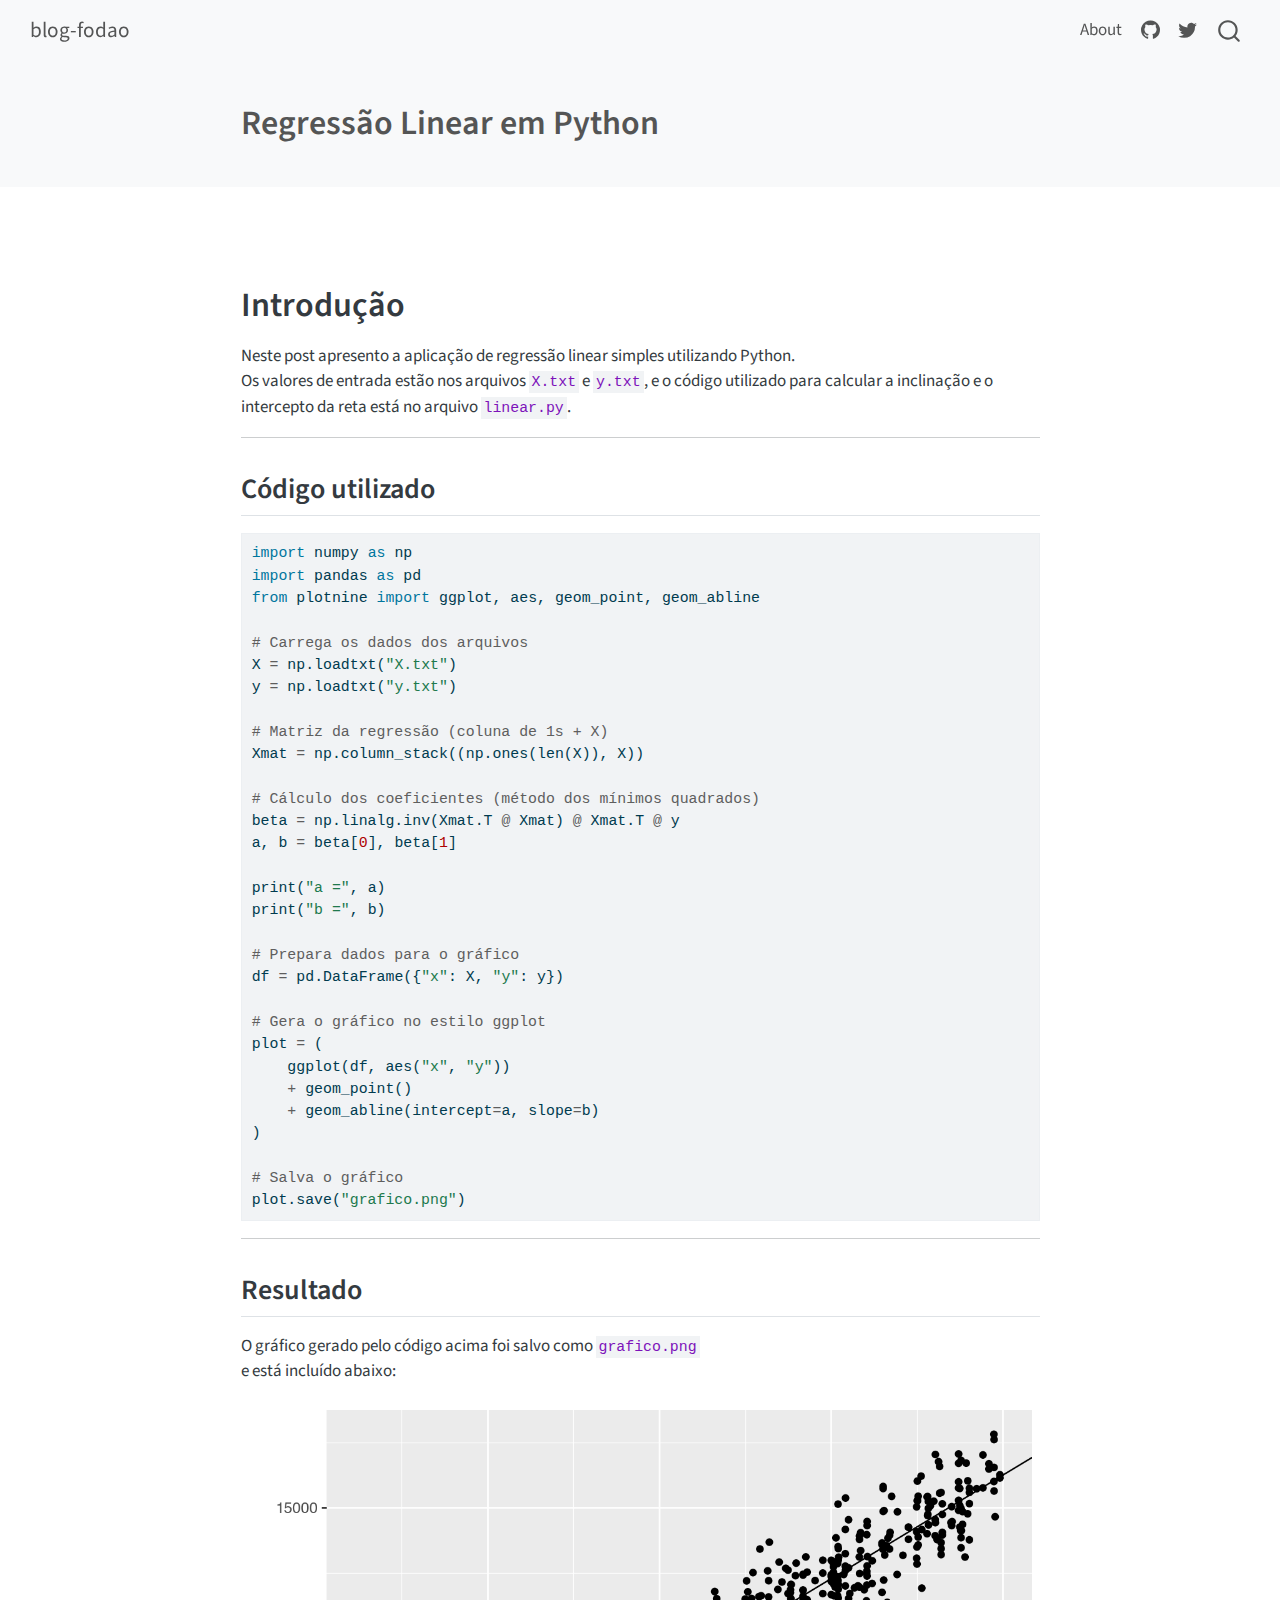
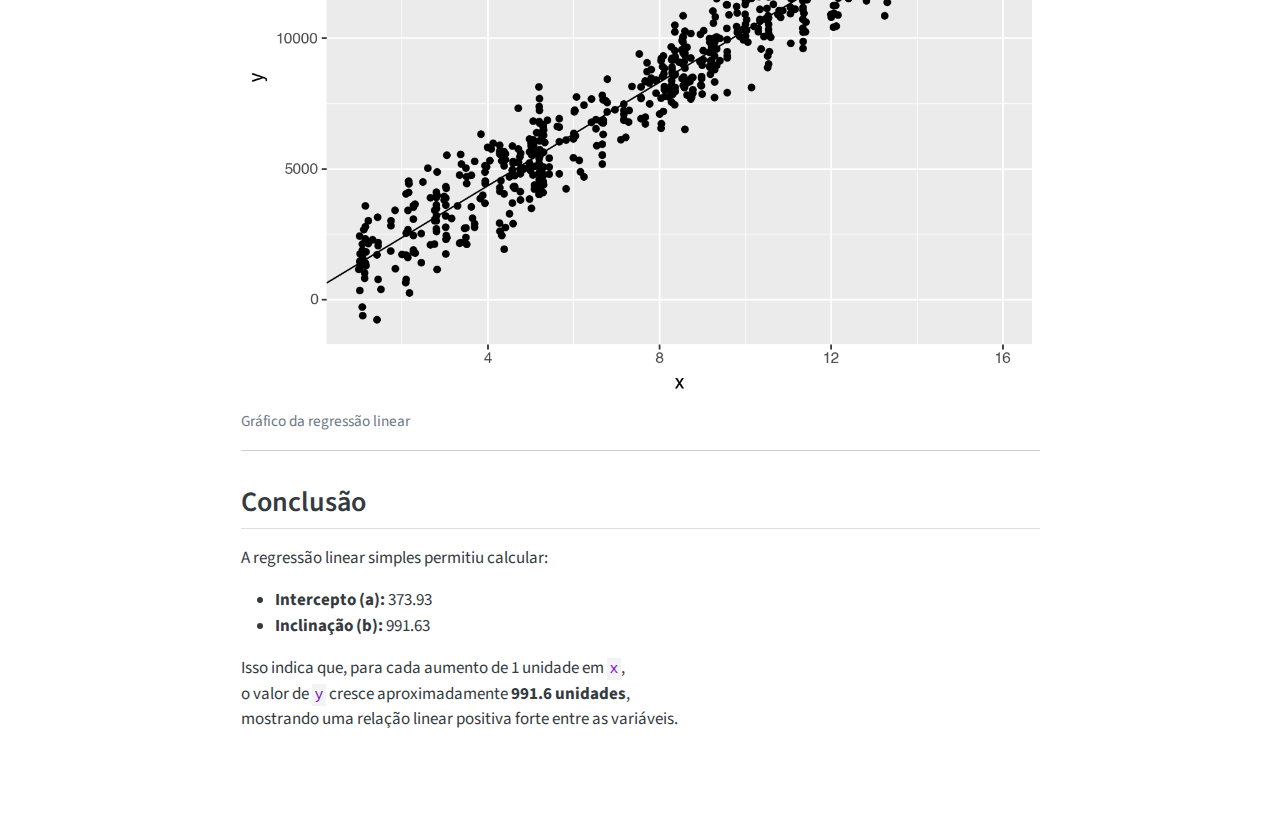
<file: Desktop/blog-fodao/posts/regressao/index.html>
<!DOCTYPE html>
<html xmlns="http://www.w3.org/1999/xhtml" lang="en" xml:lang="en"><head>

<meta charset="utf-8">
<meta name="generator" content="quarto-1.8.26">

<meta name="viewport" content="width=device-width, initial-scale=1.0, user-scalable=yes">


<title>Regressão Linear em Python – blog-fodao</title>
<style>
code{white-space: pre-wrap;}
span.smallcaps{font-variant: small-caps;}
div.columns{display: flex; gap: min(4vw, 1.5em);}
div.column{flex: auto; overflow-x: auto;}
div.hanging-indent{margin-left: 1.5em; text-indent: -1.5em;}
ul.task-list{list-style: none;}
ul.task-list li input[type="checkbox"] {
  width: 0.8em;
  margin: 0 0.8em 0.2em -1em; /* quarto-specific, see https://github.com/quarto-dev/quarto-cli/issues/4556 */ 
  vertical-align: middle;
}
/* CSS for syntax highlighting */
html { -webkit-text-size-adjust: 100%; }
pre > code.sourceCode { white-space: pre; position: relative; }
pre > code.sourceCode > span { display: inline-block; line-height: 1.25; }
pre > code.sourceCode > span:empty { height: 1.2em; }
.sourceCode { overflow: visible; }
code.sourceCode > span { color: inherit; text-decoration: inherit; }
div.sourceCode { margin: 1em 0; }
pre.sourceCode { margin: 0; }
@media screen {
div.sourceCode { overflow: auto; }
}
@media print {
pre > code.sourceCode { white-space: pre-wrap; }
pre > code.sourceCode > span { text-indent: -5em; padding-left: 5em; }
}
pre.numberSource code
  { counter-reset: source-line 0; }
pre.numberSource code > span
  { position: relative; left: -4em; counter-increment: source-line; }
pre.numberSource code > span > a:first-child::before
  { content: counter(source-line);
    position: relative; left: -1em; text-align: right; vertical-align: baseline;
    border: none; display: inline-block;
    -webkit-touch-callout: none; -webkit-user-select: none;
    -khtml-user-select: none; -moz-user-select: none;
    -ms-user-select: none; user-select: none;
    padding: 0 4px; width: 4em;
  }
pre.numberSource { margin-left: 3em;  padding-left: 4px; }
div.sourceCode
  {   }
@media screen {
pre > code.sourceCode > span > a:first-child::before { text-decoration: underline; }
}
</style>


<script src="../../../../site_libs/quarto-nav/quarto-nav.js"></script>
<script src="../../../../site_libs/quarto-nav/headroom.min.js"></script>
<script src="../../../../site_libs/clipboard/clipboard.min.js"></script>
<script src="../../../../site_libs/quarto-search/autocomplete.umd.js"></script>
<script src="../../../../site_libs/quarto-search/fuse.min.js"></script>
<script src="../../../../site_libs/quarto-search/quarto-search.js"></script>
<meta name="quarto:offset" content="../../../../">
<script src="../../../../site_libs/quarto-html/quarto.js" type="module"></script>
<script src="../../../../site_libs/quarto-html/tabsets/tabsets.js" type="module"></script>
<script src="../../../../site_libs/quarto-html/axe/axe-check.js" type="module"></script>
<script src="../../../../site_libs/quarto-html/popper.min.js"></script>
<script src="../../../../site_libs/quarto-html/tippy.umd.min.js"></script>
<script src="../../../../site_libs/quarto-html/anchor.min.js"></script>
<link href="../../../../site_libs/quarto-html/tippy.css" rel="stylesheet">
<link href="../../../../site_libs/quarto-html/quarto-syntax-highlighting-587c61ba64f3a5504c4d52d930310e48.css" rel="stylesheet" id="quarto-text-highlighting-styles">
<script src="../../../../site_libs/bootstrap/bootstrap.min.js"></script>
<link href="../../../../site_libs/bootstrap/bootstrap-icons.css" rel="stylesheet">
<link href="../../../../site_libs/bootstrap/bootstrap-5b4ad623e5705c0698d39aec6f10cf02.min.css" rel="stylesheet" append-hash="true" id="quarto-bootstrap" data-mode="light">
<script id="quarto-search-options" type="application/json">{
  "location": "navbar",
  "copy-button": false,
  "collapse-after": 3,
  "panel-placement": "end",
  "type": "overlay",
  "limit": 50,
  "keyboard-shortcut": [
    "f",
    "/",
    "s"
  ],
  "show-item-context": false,
  "language": {
    "search-no-results-text": "No results",
    "search-matching-documents-text": "matching documents",
    "search-copy-link-title": "Copy link to search",
    "search-hide-matches-text": "Hide additional matches",
    "search-more-match-text": "more match in this document",
    "search-more-matches-text": "more matches in this document",
    "search-clear-button-title": "Clear",
    "search-text-placeholder": "",
    "search-detached-cancel-button-title": "Cancel",
    "search-submit-button-title": "Submit",
    "search-label": "Search"
  }
}</script>


<link rel="stylesheet" href="../../../../styles.css">
</head>

<body class="nav-fixed fullcontent quarto-light">

<div id="quarto-search-results"></div>
  <header id="quarto-header" class="headroom fixed-top quarto-banner">
    <nav class="navbar navbar-expand-lg " data-bs-theme="dark">
      <div class="navbar-container container-fluid">
      <div class="navbar-brand-container mx-auto">
    <a class="navbar-brand" href="../../../../index.html">
    <span class="navbar-title">blog-fodao</span>
    </a>
  </div>
            <div id="quarto-search" class="" title="Search"></div>
          <button class="navbar-toggler" type="button" data-bs-toggle="collapse" data-bs-target="#navbarCollapse" aria-controls="navbarCollapse" role="menu" aria-expanded="false" aria-label="Toggle navigation" onclick="if (window.quartoToggleHeadroom) { window.quartoToggleHeadroom(); }">
  <span class="navbar-toggler-icon"></span>
</button>
          <div class="collapse navbar-collapse" id="navbarCollapse">
            <ul class="navbar-nav navbar-nav-scroll ms-auto">
  <li class="nav-item">
    <a class="nav-link" href="../../../../about.html"> 
<span class="menu-text">About</span></a>
  </li>  
  <li class="nav-item compact">
    <a class="nav-link" href="https://github.com/"> <i class="bi bi-github" role="img">
</i> 
<span class="menu-text"></span></a>
  </li>  
  <li class="nav-item compact">
    <a class="nav-link" href="https://twitter.com"> <i class="bi bi-twitter" role="img">
</i> 
<span class="menu-text"></span></a>
  </li>  
</ul>
          </div> <!-- /navcollapse -->
            <div class="quarto-navbar-tools">
</div>
      </div> <!-- /container-fluid -->
    </nav>
</header>
<!-- content -->
<header id="title-block-header" class="quarto-title-block default page-columns page-full">
  <div class="quarto-title-banner page-columns page-full">
    <div class="quarto-title column-body">
      <h1 class="title">Regressão Linear em Python</h1>
                      </div>
  </div>
    
  
  <div class="quarto-title-meta">

      
    
      
    </div>
    
  
  </header><div id="quarto-content" class="quarto-container page-columns page-rows-contents page-layout-article page-navbar">
<!-- sidebar -->
<!-- margin-sidebar -->
    
<!-- main -->
<main class="content quarto-banner-title-block" id="quarto-document-content">





<section id="introdução" class="level1">
<h1>Introdução</h1>
<p>Neste post apresento a aplicação de regressão linear simples utilizando Python.<br>
Os valores de entrada estão nos arquivos <code>X.txt</code> e <code>y.txt</code>, e o código utilizado para calcular a inclinação e o intercepto da reta está no arquivo <code>linear.py</code>.</p>
<hr>
<section id="código-utilizado" class="level2">
<h2 class="anchored" data-anchor-id="código-utilizado">Código utilizado</h2>
<div class="code-copy-outer-scaffold"><div class="sourceCode" id="cb1"><pre class="sourceCode python code-with-copy"><code class="sourceCode python"><span id="cb1-1"><a href="#cb1-1" aria-hidden="true" tabindex="-1"></a><span class="im">import</span> numpy <span class="im">as</span> np</span>
<span id="cb1-2"><a href="#cb1-2" aria-hidden="true" tabindex="-1"></a><span class="im">import</span> pandas <span class="im">as</span> pd</span>
<span id="cb1-3"><a href="#cb1-3" aria-hidden="true" tabindex="-1"></a><span class="im">from</span> plotnine <span class="im">import</span> ggplot, aes, geom_point, geom_abline</span>
<span id="cb1-4"><a href="#cb1-4" aria-hidden="true" tabindex="-1"></a></span>
<span id="cb1-5"><a href="#cb1-5" aria-hidden="true" tabindex="-1"></a><span class="co"># Carrega os dados dos arquivos</span></span>
<span id="cb1-6"><a href="#cb1-6" aria-hidden="true" tabindex="-1"></a>X <span class="op">=</span> np.loadtxt(<span class="st">"X.txt"</span>)</span>
<span id="cb1-7"><a href="#cb1-7" aria-hidden="true" tabindex="-1"></a>y <span class="op">=</span> np.loadtxt(<span class="st">"y.txt"</span>)</span>
<span id="cb1-8"><a href="#cb1-8" aria-hidden="true" tabindex="-1"></a></span>
<span id="cb1-9"><a href="#cb1-9" aria-hidden="true" tabindex="-1"></a><span class="co"># Matriz da regressão (coluna de 1s + X)</span></span>
<span id="cb1-10"><a href="#cb1-10" aria-hidden="true" tabindex="-1"></a>Xmat <span class="op">=</span> np.column_stack((np.ones(<span class="bu">len</span>(X)), X))</span>
<span id="cb1-11"><a href="#cb1-11" aria-hidden="true" tabindex="-1"></a></span>
<span id="cb1-12"><a href="#cb1-12" aria-hidden="true" tabindex="-1"></a><span class="co"># Cálculo dos coeficientes (método dos mínimos quadrados)</span></span>
<span id="cb1-13"><a href="#cb1-13" aria-hidden="true" tabindex="-1"></a>beta <span class="op">=</span> np.linalg.inv(Xmat.T <span class="op">@</span> Xmat) <span class="op">@</span> Xmat.T <span class="op">@</span> y</span>
<span id="cb1-14"><a href="#cb1-14" aria-hidden="true" tabindex="-1"></a>a, b <span class="op">=</span> beta[<span class="dv">0</span>], beta[<span class="dv">1</span>]</span>
<span id="cb1-15"><a href="#cb1-15" aria-hidden="true" tabindex="-1"></a></span>
<span id="cb1-16"><a href="#cb1-16" aria-hidden="true" tabindex="-1"></a><span class="bu">print</span>(<span class="st">"a ="</span>, a)</span>
<span id="cb1-17"><a href="#cb1-17" aria-hidden="true" tabindex="-1"></a><span class="bu">print</span>(<span class="st">"b ="</span>, b)</span>
<span id="cb1-18"><a href="#cb1-18" aria-hidden="true" tabindex="-1"></a></span>
<span id="cb1-19"><a href="#cb1-19" aria-hidden="true" tabindex="-1"></a><span class="co"># Prepara dados para o gráfico</span></span>
<span id="cb1-20"><a href="#cb1-20" aria-hidden="true" tabindex="-1"></a>df <span class="op">=</span> pd.DataFrame({<span class="st">"x"</span>: X, <span class="st">"y"</span>: y})</span>
<span id="cb1-21"><a href="#cb1-21" aria-hidden="true" tabindex="-1"></a></span>
<span id="cb1-22"><a href="#cb1-22" aria-hidden="true" tabindex="-1"></a><span class="co"># Gera o gráfico no estilo ggplot</span></span>
<span id="cb1-23"><a href="#cb1-23" aria-hidden="true" tabindex="-1"></a>plot <span class="op">=</span> (</span>
<span id="cb1-24"><a href="#cb1-24" aria-hidden="true" tabindex="-1"></a>    ggplot(df, aes(<span class="st">"x"</span>, <span class="st">"y"</span>))</span>
<span id="cb1-25"><a href="#cb1-25" aria-hidden="true" tabindex="-1"></a>    <span class="op">+</span> geom_point()</span>
<span id="cb1-26"><a href="#cb1-26" aria-hidden="true" tabindex="-1"></a>    <span class="op">+</span> geom_abline(intercept<span class="op">=</span>a, slope<span class="op">=</span>b)</span>
<span id="cb1-27"><a href="#cb1-27" aria-hidden="true" tabindex="-1"></a>)</span>
<span id="cb1-28"><a href="#cb1-28" aria-hidden="true" tabindex="-1"></a></span>
<span id="cb1-29"><a href="#cb1-29" aria-hidden="true" tabindex="-1"></a><span class="co"># Salva o gráfico</span></span>
<span id="cb1-30"><a href="#cb1-30" aria-hidden="true" tabindex="-1"></a>plot.save(<span class="st">"grafico.png"</span>)</span></code></pre></div><button title="Copy to Clipboard" class="code-copy-button"><i class="bi"></i></button></div>
<hr>
</section>
<section id="resultado" class="level2">
<h2 class="anchored" data-anchor-id="resultado">Resultado</h2>
<p>O gráfico gerado pelo código acima foi salvo como <code>grafico.png</code><br>
e está incluído abaixo:</p>
<div class="quarto-figure quarto-figure-center">
<figure class="figure">
<p><img src="grafico.png" class="img-fluid figure-img"></p>
<figcaption>Gráfico da regressão linear</figcaption>
</figure>
</div>
<hr>
</section>
<section id="conclusão" class="level2">
<h2 class="anchored" data-anchor-id="conclusão">Conclusão</h2>
<p>A regressão linear simples permitiu calcular:</p>
<ul>
<li><strong>Intercepto (a):</strong> 373.93<br>
</li>
<li><strong>Inclinação (b):</strong> 991.63</li>
</ul>
<p>Isso indica que, para cada aumento de 1 unidade em <code>x</code>,<br>
o valor de <code>y</code> cresce aproximadamente <strong>991.6 unidades</strong>,<br>
mostrando uma relação linear positiva forte entre as variáveis.</p>


</section>
</section>

</main> <!-- /main -->
<script id="quarto-html-after-body" type="application/javascript">
  window.document.addEventListener("DOMContentLoaded", function (event) {
    const icon = "";
    const anchorJS = new window.AnchorJS();
    anchorJS.options = {
      placement: 'right',
      icon: icon
    };
    anchorJS.add('.anchored');
    const isCodeAnnotation = (el) => {
      for (const clz of el.classList) {
        if (clz.startsWith('code-annotation-')) {                     
          return true;
        }
      }
      return false;
    }
    const onCopySuccess = function(e) {
      // button target
      const button = e.trigger;
      // don't keep focus
      button.blur();
      // flash "checked"
      button.classList.add('code-copy-button-checked');
      var currentTitle = button.getAttribute("title");
      button.setAttribute("title", "Copied!");
      let tooltip;
      if (window.bootstrap) {
        button.setAttribute("data-bs-toggle", "tooltip");
        button.setAttribute("data-bs-placement", "left");
        button.setAttribute("data-bs-title", "Copied!");
        tooltip = new bootstrap.Tooltip(button, 
          { trigger: "manual", 
            customClass: "code-copy-button-tooltip",
            offset: [0, -8]});
        tooltip.show();    
      }
      setTimeout(function() {
        if (tooltip) {
          tooltip.hide();
          button.removeAttribute("data-bs-title");
          button.removeAttribute("data-bs-toggle");
          button.removeAttribute("data-bs-placement");
        }
        button.setAttribute("title", currentTitle);
        button.classList.remove('code-copy-button-checked');
      }, 1000);
      // clear code selection
      e.clearSelection();
    }
    const getTextToCopy = function(trigger) {
      const outerScaffold = trigger.parentElement.cloneNode(true);
      const codeEl = outerScaffold.querySelector('code');
      for (const childEl of codeEl.children) {
        if (isCodeAnnotation(childEl)) {
          childEl.remove();
        }
      }
      return codeEl.innerText;
    }
    const clipboard = new window.ClipboardJS('.code-copy-button:not([data-in-quarto-modal])', {
      text: getTextToCopy
    });
    clipboard.on('success', onCopySuccess);
    if (window.document.getElementById('quarto-embedded-source-code-modal')) {
      const clipboardModal = new window.ClipboardJS('.code-copy-button[data-in-quarto-modal]', {
        text: getTextToCopy,
        container: window.document.getElementById('quarto-embedded-source-code-modal')
      });
      clipboardModal.on('success', onCopySuccess);
    }
      var localhostRegex = new RegExp(/^(?:http|https):\/\/localhost\:?[0-9]*\//);
      var mailtoRegex = new RegExp(/^mailto:/);
        var filterRegex = new RegExp("https:\/\/your-website-url\.example\.com");
      var isInternal = (href) => {
          return filterRegex.test(href) || localhostRegex.test(href) || mailtoRegex.test(href);
      }
      // Inspect non-navigation links and adorn them if external
     var links = window.document.querySelectorAll('a[href]:not(.nav-link):not(.navbar-brand):not(.toc-action):not(.sidebar-link):not(.sidebar-item-toggle):not(.pagination-link):not(.no-external):not([aria-hidden]):not(.dropdown-item):not(.quarto-navigation-tool):not(.about-link)');
      for (var i=0; i<links.length; i++) {
        const link = links[i];
        if (!isInternal(link.href)) {
          // undo the damage that might have been done by quarto-nav.js in the case of
          // links that we want to consider external
          if (link.dataset.originalHref !== undefined) {
            link.href = link.dataset.originalHref;
          }
        }
      }
    function tippyHover(el, contentFn, onTriggerFn, onUntriggerFn) {
      const config = {
        allowHTML: true,
        maxWidth: 500,
        delay: 100,
        arrow: false,
        appendTo: function(el) {
            return el.parentElement;
        },
        interactive: true,
        interactiveBorder: 10,
        theme: 'quarto',
        placement: 'bottom-start',
      };
      if (contentFn) {
        config.content = contentFn;
      }
      if (onTriggerFn) {
        config.onTrigger = onTriggerFn;
      }
      if (onUntriggerFn) {
        config.onUntrigger = onUntriggerFn;
      }
      window.tippy(el, config); 
    }
    const noterefs = window.document.querySelectorAll('a[role="doc-noteref"]');
    for (var i=0; i<noterefs.length; i++) {
      const ref = noterefs[i];
      tippyHover(ref, function() {
        // use id or data attribute instead here
        let href = ref.getAttribute('data-footnote-href') || ref.getAttribute('href');
        try { href = new URL(href).hash; } catch {}
        const id = href.replace(/^#\/?/, "");
        const note = window.document.getElementById(id);
        if (note) {
          return note.innerHTML;
        } else {
          return "";
        }
      });
    }
    const xrefs = window.document.querySelectorAll('a.quarto-xref');
    const processXRef = (id, note) => {
      // Strip column container classes
      const stripColumnClz = (el) => {
        el.classList.remove("page-full", "page-columns");
        if (el.children) {
          for (const child of el.children) {
            stripColumnClz(child);
          }
        }
      }
      stripColumnClz(note)
      if (id === null || id.startsWith('sec-')) {
        // Special case sections, only their first couple elements
        const container = document.createElement("div");
        if (note.children && note.children.length > 2) {
          container.appendChild(note.children[0].cloneNode(true));
          for (let i = 1; i < note.children.length; i++) {
            const child = note.children[i];
            if (child.tagName === "P" && child.innerText === "") {
              continue;
            } else {
              container.appendChild(child.cloneNode(true));
              break;
            }
          }
          if (window.Quarto?.typesetMath) {
            window.Quarto.typesetMath(container);
          }
          return container.innerHTML
        } else {
          if (window.Quarto?.typesetMath) {
            window.Quarto.typesetMath(note);
          }
          return note.innerHTML;
        }
      } else {
        // Remove any anchor links if they are present
        const anchorLink = note.querySelector('a.anchorjs-link');
        if (anchorLink) {
          anchorLink.remove();
        }
        if (window.Quarto?.typesetMath) {
          window.Quarto.typesetMath(note);
        }
        if (note.classList.contains("callout")) {
          return note.outerHTML;
        } else {
          return note.innerHTML;
        }
      }
    }
    for (var i=0; i<xrefs.length; i++) {
      const xref = xrefs[i];
      tippyHover(xref, undefined, function(instance) {
        instance.disable();
        let url = xref.getAttribute('href');
        let hash = undefined; 
        if (url.startsWith('#')) {
          hash = url;
        } else {
          try { hash = new URL(url).hash; } catch {}
        }
        if (hash) {
          const id = hash.replace(/^#\/?/, "");
          const note = window.document.getElementById(id);
          if (note !== null) {
            try {
              const html = processXRef(id, note.cloneNode(true));
              instance.setContent(html);
            } finally {
              instance.enable();
              instance.show();
            }
          } else {
            // See if we can fetch this
            fetch(url.split('#')[0])
            .then(res => res.text())
            .then(html => {
              const parser = new DOMParser();
              const htmlDoc = parser.parseFromString(html, "text/html");
              const note = htmlDoc.getElementById(id);
              if (note !== null) {
                const html = processXRef(id, note);
                instance.setContent(html);
              } 
            }).finally(() => {
              instance.enable();
              instance.show();
            });
          }
        } else {
          // See if we can fetch a full url (with no hash to target)
          // This is a special case and we should probably do some content thinning / targeting
          fetch(url)
          .then(res => res.text())
          .then(html => {
            const parser = new DOMParser();
            const htmlDoc = parser.parseFromString(html, "text/html");
            const note = htmlDoc.querySelector('main.content');
            if (note !== null) {
              // This should only happen for chapter cross references
              // (since there is no id in the URL)
              // remove the first header
              if (note.children.length > 0 && note.children[0].tagName === "HEADER") {
                note.children[0].remove();
              }
              const html = processXRef(null, note);
              instance.setContent(html);
            } 
          }).finally(() => {
            instance.enable();
            instance.show();
          });
        }
      }, function(instance) {
      });
    }
        let selectedAnnoteEl;
        const selectorForAnnotation = ( cell, annotation) => {
          let cellAttr = 'data-code-cell="' + cell + '"';
          let lineAttr = 'data-code-annotation="' +  annotation + '"';
          const selector = 'span[' + cellAttr + '][' + lineAttr + ']';
          return selector;
        }
        const selectCodeLines = (annoteEl) => {
          const doc = window.document;
          const targetCell = annoteEl.getAttribute("data-target-cell");
          const targetAnnotation = annoteEl.getAttribute("data-target-annotation");
          const annoteSpan = window.document.querySelector(selectorForAnnotation(targetCell, targetAnnotation));
          const lines = annoteSpan.getAttribute("data-code-lines").split(",");
          const lineIds = lines.map((line) => {
            return targetCell + "-" + line;
          })
          let top = null;
          let height = null;
          let parent = null;
          if (lineIds.length > 0) {
              //compute the position of the single el (top and bottom and make a div)
              const el = window.document.getElementById(lineIds[0]);
              top = el.offsetTop;
              height = el.offsetHeight;
              parent = el.parentElement.parentElement;
            if (lineIds.length > 1) {
              const lastEl = window.document.getElementById(lineIds[lineIds.length - 1]);
              const bottom = lastEl.offsetTop + lastEl.offsetHeight;
              height = bottom - top;
            }
            if (top !== null && height !== null && parent !== null) {
              // cook up a div (if necessary) and position it 
              let div = window.document.getElementById("code-annotation-line-highlight");
              if (div === null) {
                div = window.document.createElement("div");
                div.setAttribute("id", "code-annotation-line-highlight");
                div.style.position = 'absolute';
                parent.appendChild(div);
              }
              div.style.top = top - 2 + "px";
              div.style.height = height + 4 + "px";
              div.style.left = 0;
              let gutterDiv = window.document.getElementById("code-annotation-line-highlight-gutter");
              if (gutterDiv === null) {
                gutterDiv = window.document.createElement("div");
                gutterDiv.setAttribute("id", "code-annotation-line-highlight-gutter");
                gutterDiv.style.position = 'absolute';
                const codeCell = window.document.getElementById(targetCell);
                const gutter = codeCell.querySelector('.code-annotation-gutter');
                gutter.appendChild(gutterDiv);
              }
              gutterDiv.style.top = top - 2 + "px";
              gutterDiv.style.height = height + 4 + "px";
            }
            selectedAnnoteEl = annoteEl;
          }
        };
        const unselectCodeLines = () => {
          const elementsIds = ["code-annotation-line-highlight", "code-annotation-line-highlight-gutter"];
          elementsIds.forEach((elId) => {
            const div = window.document.getElementById(elId);
            if (div) {
              div.remove();
            }
          });
          selectedAnnoteEl = undefined;
        };
          // Handle positioning of the toggle
      window.addEventListener(
        "resize",
        throttle(() => {
          elRect = undefined;
          if (selectedAnnoteEl) {
            selectCodeLines(selectedAnnoteEl);
          }
        }, 10)
      );
      function throttle(fn, ms) {
      let throttle = false;
      let timer;
        return (...args) => {
          if(!throttle) { // first call gets through
              fn.apply(this, args);
              throttle = true;
          } else { // all the others get throttled
              if(timer) clearTimeout(timer); // cancel #2
              timer = setTimeout(() => {
                fn.apply(this, args);
                timer = throttle = false;
              }, ms);
          }
        };
      }
        // Attach click handler to the DT
        const annoteDls = window.document.querySelectorAll('dt[data-target-cell]');
        for (const annoteDlNode of annoteDls) {
          annoteDlNode.addEventListener('click', (event) => {
            const clickedEl = event.target;
            if (clickedEl !== selectedAnnoteEl) {
              unselectCodeLines();
              const activeEl = window.document.querySelector('dt[data-target-cell].code-annotation-active');
              if (activeEl) {
                activeEl.classList.remove('code-annotation-active');
              }
              selectCodeLines(clickedEl);
              clickedEl.classList.add('code-annotation-active');
            } else {
              // Unselect the line
              unselectCodeLines();
              clickedEl.classList.remove('code-annotation-active');
            }
          });
        }
    const findCites = (el) => {
      const parentEl = el.parentElement;
      if (parentEl) {
        const cites = parentEl.dataset.cites;
        if (cites) {
          return {
            el,
            cites: cites.split(' ')
          };
        } else {
          return findCites(el.parentElement)
        }
      } else {
        return undefined;
      }
    };
    var bibliorefs = window.document.querySelectorAll('a[role="doc-biblioref"]');
    for (var i=0; i<bibliorefs.length; i++) {
      const ref = bibliorefs[i];
      const citeInfo = findCites(ref);
      if (citeInfo) {
        tippyHover(citeInfo.el, function() {
          var popup = window.document.createElement('div');
          citeInfo.cites.forEach(function(cite) {
            var citeDiv = window.document.createElement('div');
            citeDiv.classList.add('hanging-indent');
            citeDiv.classList.add('csl-entry');
            var biblioDiv = window.document.getElementById('ref-' + cite);
            if (biblioDiv) {
              citeDiv.innerHTML = biblioDiv.innerHTML;
            }
            popup.appendChild(citeDiv);
          });
          return popup.innerHTML;
        });
      }
    }
  });
  </script>
</div> <!-- /content -->




</body></html>
</file>
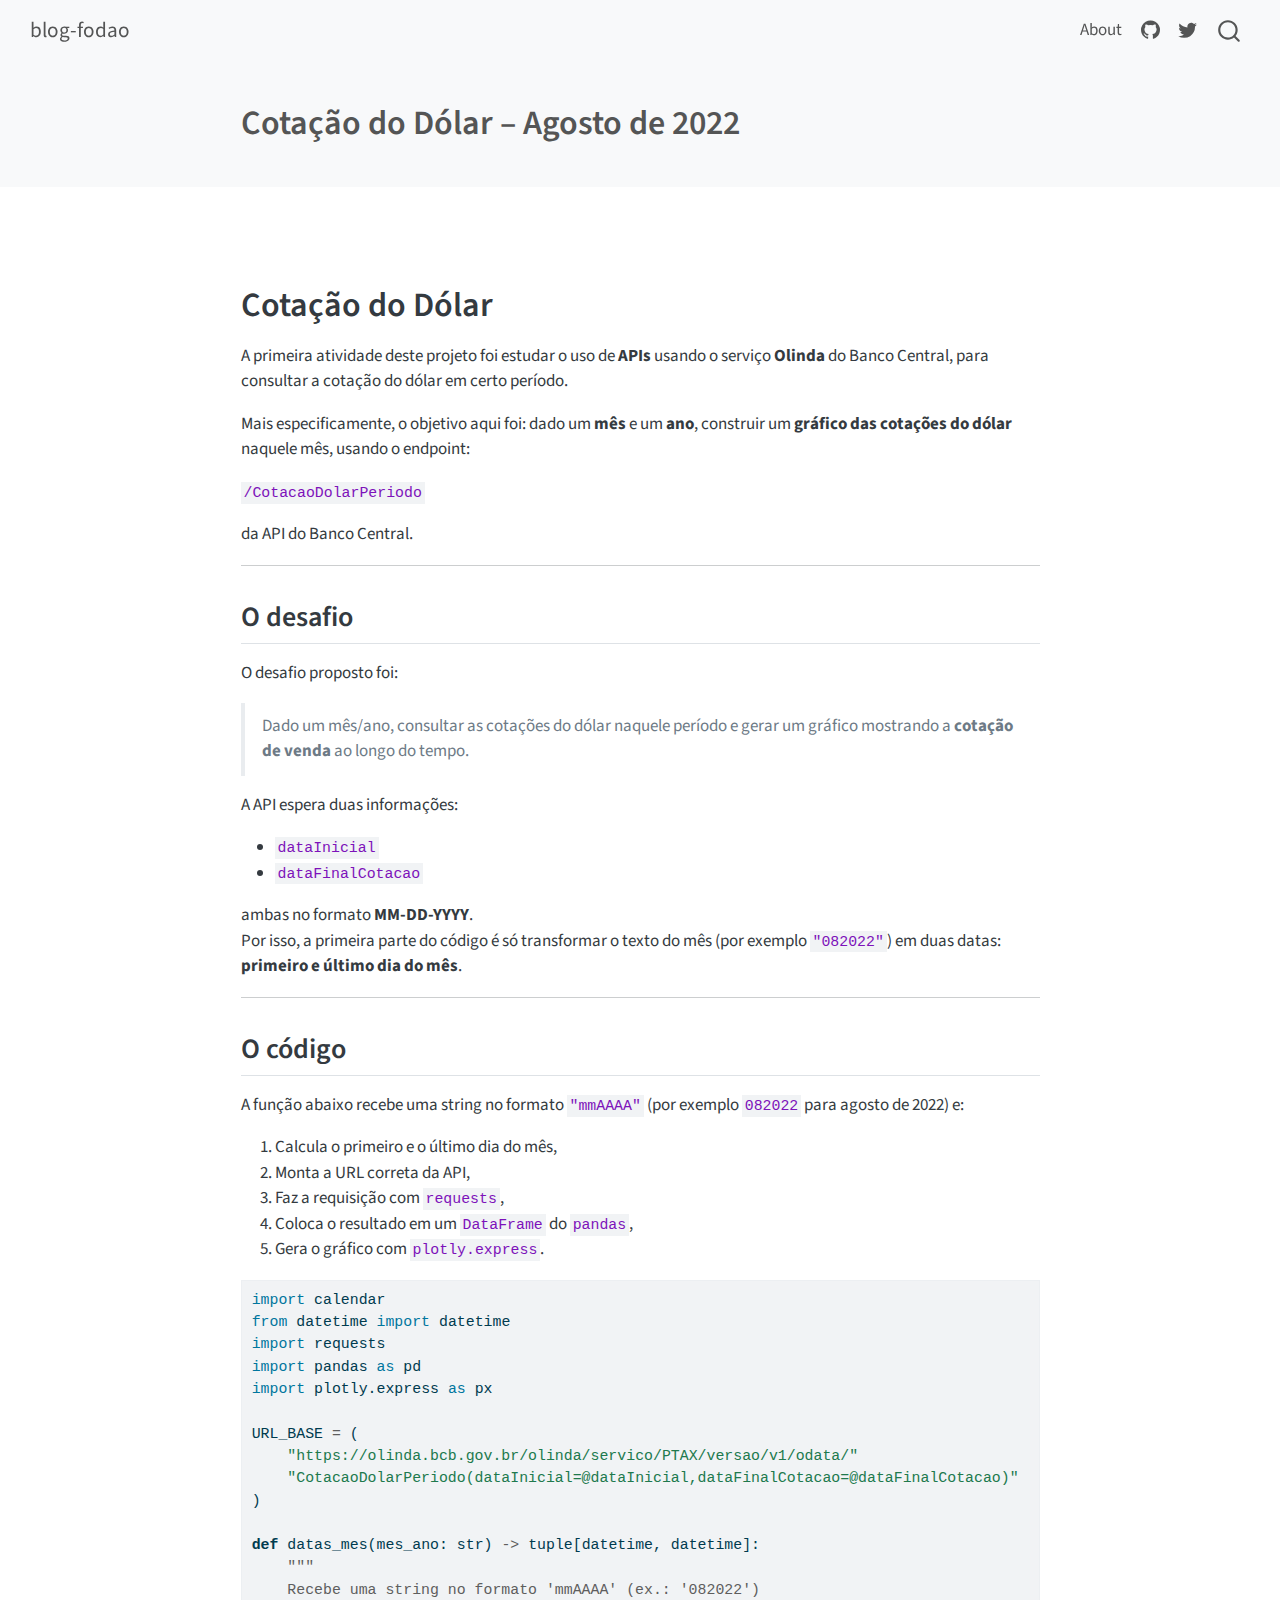
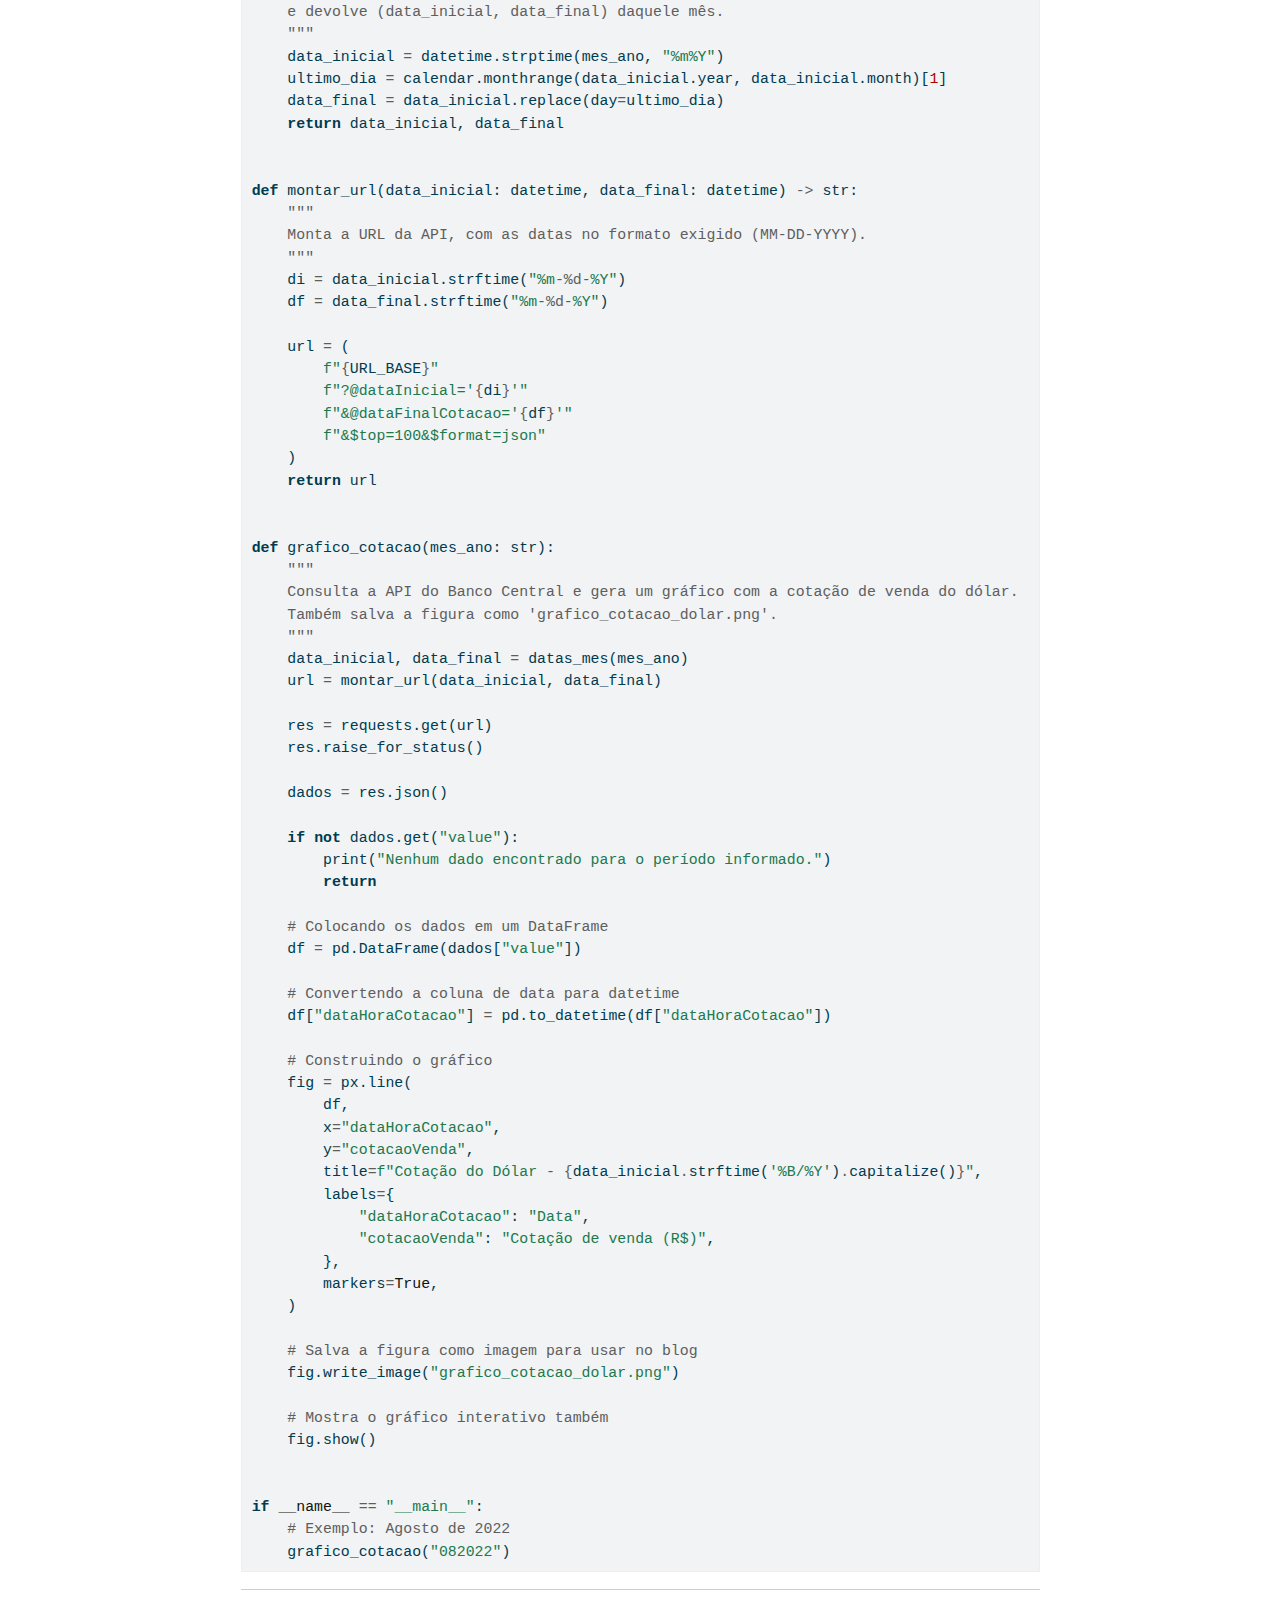
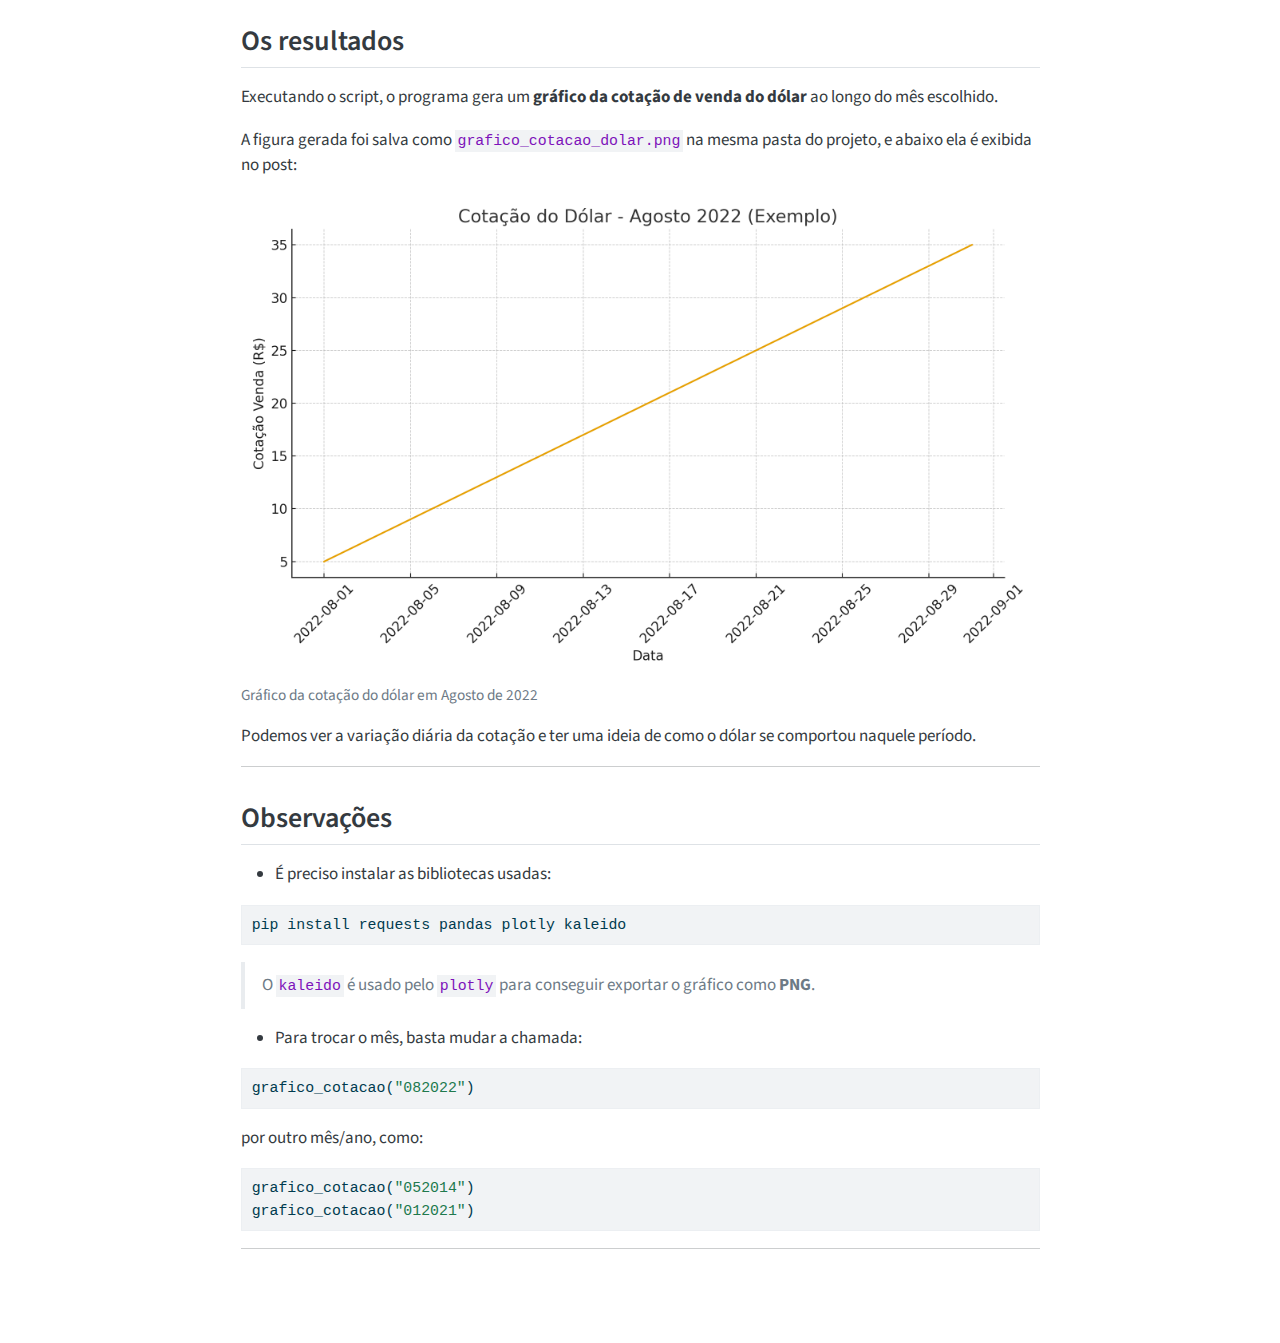
<file: Desktop/blog-fodao/posts/welcome/index.html>
<!DOCTYPE html>
<html xmlns="http://www.w3.org/1999/xhtml" lang="en" xml:lang="en"><head>

<meta charset="utf-8">
<meta name="generator" content="quarto-1.8.26">

<meta name="viewport" content="width=device-width, initial-scale=1.0, user-scalable=yes">


<title>Cotação do Dólar – Agosto de 2022 – blog-fodao</title>
<style>
code{white-space: pre-wrap;}
span.smallcaps{font-variant: small-caps;}
div.columns{display: flex; gap: min(4vw, 1.5em);}
div.column{flex: auto; overflow-x: auto;}
div.hanging-indent{margin-left: 1.5em; text-indent: -1.5em;}
ul.task-list{list-style: none;}
ul.task-list li input[type="checkbox"] {
  width: 0.8em;
  margin: 0 0.8em 0.2em -1em; /* quarto-specific, see https://github.com/quarto-dev/quarto-cli/issues/4556 */ 
  vertical-align: middle;
}
/* CSS for syntax highlighting */
html { -webkit-text-size-adjust: 100%; }
pre > code.sourceCode { white-space: pre; position: relative; }
pre > code.sourceCode > span { display: inline-block; line-height: 1.25; }
pre > code.sourceCode > span:empty { height: 1.2em; }
.sourceCode { overflow: visible; }
code.sourceCode > span { color: inherit; text-decoration: inherit; }
div.sourceCode { margin: 1em 0; }
pre.sourceCode { margin: 0; }
@media screen {
div.sourceCode { overflow: auto; }
}
@media print {
pre > code.sourceCode { white-space: pre-wrap; }
pre > code.sourceCode > span { text-indent: -5em; padding-left: 5em; }
}
pre.numberSource code
  { counter-reset: source-line 0; }
pre.numberSource code > span
  { position: relative; left: -4em; counter-increment: source-line; }
pre.numberSource code > span > a:first-child::before
  { content: counter(source-line);
    position: relative; left: -1em; text-align: right; vertical-align: baseline;
    border: none; display: inline-block;
    -webkit-touch-callout: none; -webkit-user-select: none;
    -khtml-user-select: none; -moz-user-select: none;
    -ms-user-select: none; user-select: none;
    padding: 0 4px; width: 4em;
  }
pre.numberSource { margin-left: 3em;  padding-left: 4px; }
div.sourceCode
  {   }
@media screen {
pre > code.sourceCode > span > a:first-child::before { text-decoration: underline; }
}
</style>


<script src="../../../../site_libs/quarto-nav/quarto-nav.js"></script>
<script src="../../../../site_libs/quarto-nav/headroom.min.js"></script>
<script src="../../../../site_libs/clipboard/clipboard.min.js"></script>
<script src="../../../../site_libs/quarto-search/autocomplete.umd.js"></script>
<script src="../../../../site_libs/quarto-search/fuse.min.js"></script>
<script src="../../../../site_libs/quarto-search/quarto-search.js"></script>
<meta name="quarto:offset" content="../../../../">
<script src="../../../../site_libs/quarto-html/quarto.js" type="module"></script>
<script src="../../../../site_libs/quarto-html/tabsets/tabsets.js" type="module"></script>
<script src="../../../../site_libs/quarto-html/axe/axe-check.js" type="module"></script>
<script src="../../../../site_libs/quarto-html/popper.min.js"></script>
<script src="../../../../site_libs/quarto-html/tippy.umd.min.js"></script>
<script src="../../../../site_libs/quarto-html/anchor.min.js"></script>
<link href="../../../../site_libs/quarto-html/tippy.css" rel="stylesheet">
<link href="../../../../site_libs/quarto-html/quarto-syntax-highlighting-587c61ba64f3a5504c4d52d930310e48.css" rel="stylesheet" id="quarto-text-highlighting-styles">
<script src="../../../../site_libs/bootstrap/bootstrap.min.js"></script>
<link href="../../../../site_libs/bootstrap/bootstrap-icons.css" rel="stylesheet">
<link href="../../../../site_libs/bootstrap/bootstrap-5b4ad623e5705c0698d39aec6f10cf02.min.css" rel="stylesheet" append-hash="true" id="quarto-bootstrap" data-mode="light">
<script id="quarto-search-options" type="application/json">{
  "location": "navbar",
  "copy-button": false,
  "collapse-after": 3,
  "panel-placement": "end",
  "type": "overlay",
  "limit": 50,
  "keyboard-shortcut": [
    "f",
    "/",
    "s"
  ],
  "show-item-context": false,
  "language": {
    "search-no-results-text": "No results",
    "search-matching-documents-text": "matching documents",
    "search-copy-link-title": "Copy link to search",
    "search-hide-matches-text": "Hide additional matches",
    "search-more-match-text": "more match in this document",
    "search-more-matches-text": "more matches in this document",
    "search-clear-button-title": "Clear",
    "search-text-placeholder": "",
    "search-detached-cancel-button-title": "Cancel",
    "search-submit-button-title": "Submit",
    "search-label": "Search"
  }
}</script>


<link rel="stylesheet" href="../../../../styles.css">
</head>

<body class="nav-fixed fullcontent quarto-light">

<div id="quarto-search-results"></div>
  <header id="quarto-header" class="headroom fixed-top quarto-banner">
    <nav class="navbar navbar-expand-lg " data-bs-theme="dark">
      <div class="navbar-container container-fluid">
      <div class="navbar-brand-container mx-auto">
    <a class="navbar-brand" href="../../../../index.html">
    <span class="navbar-title">blog-fodao</span>
    </a>
  </div>
            <div id="quarto-search" class="" title="Search"></div>
          <button class="navbar-toggler" type="button" data-bs-toggle="collapse" data-bs-target="#navbarCollapse" aria-controls="navbarCollapse" role="menu" aria-expanded="false" aria-label="Toggle navigation" onclick="if (window.quartoToggleHeadroom) { window.quartoToggleHeadroom(); }">
  <span class="navbar-toggler-icon"></span>
</button>
          <div class="collapse navbar-collapse" id="navbarCollapse">
            <ul class="navbar-nav navbar-nav-scroll ms-auto">
  <li class="nav-item">
    <a class="nav-link" href="../../../../about.html"> 
<span class="menu-text">About</span></a>
  </li>  
  <li class="nav-item compact">
    <a class="nav-link" href="https://github.com/"> <i class="bi bi-github" role="img">
</i> 
<span class="menu-text"></span></a>
  </li>  
  <li class="nav-item compact">
    <a class="nav-link" href="https://twitter.com"> <i class="bi bi-twitter" role="img">
</i> 
<span class="menu-text"></span></a>
  </li>  
</ul>
          </div> <!-- /navcollapse -->
            <div class="quarto-navbar-tools">
</div>
      </div> <!-- /container-fluid -->
    </nav>
</header>
<!-- content -->
<header id="title-block-header" class="quarto-title-block default page-columns page-full">
  <div class="quarto-title-banner page-columns page-full">
    <div class="quarto-title column-body">
      <h1 class="title">Cotação do Dólar – Agosto de 2022</h1>
                      </div>
  </div>
    
  
  <div class="quarto-title-meta">

      
    
      
    </div>
    
  
  </header><div id="quarto-content" class="quarto-container page-columns page-rows-contents page-layout-article page-navbar">
<!-- sidebar -->
<!-- margin-sidebar -->
    
<!-- main -->
<main class="content quarto-banner-title-block" id="quarto-document-content">





<section id="cotação-do-dólar" class="level1">
<h1>Cotação do Dólar</h1>
<p>A primeira atividade deste projeto foi estudar o uso de <strong>APIs</strong> usando o serviço <strong>Olinda</strong> do Banco Central, para consultar a cotação do dólar em certo período.</p>
<p>Mais especificamente, o objetivo aqui foi: dado um <strong>mês</strong> e um <strong>ano</strong>, construir um <strong>gráfico das cotações do dólar</strong> naquele mês, usando o endpoint:</p>
<p><code>/CotacaoDolarPeriodo</code></p>
<p>da API do Banco Central.</p>
<hr>
<section id="o-desafio" class="level2">
<h2 class="anchored" data-anchor-id="o-desafio">O desafio</h2>
<p>O desafio proposto foi:</p>
<blockquote class="blockquote">
<p>Dado um mês/ano, consultar as cotações do dólar naquele período e gerar um gráfico mostrando a <strong>cotação de venda</strong> ao longo do tempo.</p>
</blockquote>
<p>A API espera duas informações:</p>
<ul>
<li><code>dataInicial</code></li>
<li><code>dataFinalCotacao</code></li>
</ul>
<p>ambas no formato <strong>MM-DD-YYYY</strong>.<br>
Por isso, a primeira parte do código é só transformar o texto do mês (por exemplo <code>"082022"</code>) em duas datas: <strong>primeiro e último dia do mês</strong>.</p>
<hr>
</section>
<section id="o-código" class="level2">
<h2 class="anchored" data-anchor-id="o-código">O código</h2>
<p>A função abaixo recebe uma string no formato <code>"mmAAAA"</code> (por exemplo <code>082022</code> para agosto de 2022) e:</p>
<ol type="1">
<li>Calcula o primeiro e o último dia do mês,</li>
<li>Monta a URL correta da API,</li>
<li>Faz a requisição com <code>requests</code>,</li>
<li>Coloca o resultado em um <code>DataFrame</code> do <code>pandas</code>,</li>
<li>Gera o gráfico com <code>plotly.express</code>.</li>
</ol>
<div class="code-copy-outer-scaffold"><div class="sourceCode" id="cb1"><pre class="sourceCode python code-with-copy"><code class="sourceCode python"><span id="cb1-1"><a href="#cb1-1" aria-hidden="true" tabindex="-1"></a><span class="im">import</span> calendar</span>
<span id="cb1-2"><a href="#cb1-2" aria-hidden="true" tabindex="-1"></a><span class="im">from</span> datetime <span class="im">import</span> datetime</span>
<span id="cb1-3"><a href="#cb1-3" aria-hidden="true" tabindex="-1"></a><span class="im">import</span> requests</span>
<span id="cb1-4"><a href="#cb1-4" aria-hidden="true" tabindex="-1"></a><span class="im">import</span> pandas <span class="im">as</span> pd</span>
<span id="cb1-5"><a href="#cb1-5" aria-hidden="true" tabindex="-1"></a><span class="im">import</span> plotly.express <span class="im">as</span> px</span>
<span id="cb1-6"><a href="#cb1-6" aria-hidden="true" tabindex="-1"></a></span>
<span id="cb1-7"><a href="#cb1-7" aria-hidden="true" tabindex="-1"></a>URL_BASE <span class="op">=</span> (</span>
<span id="cb1-8"><a href="#cb1-8" aria-hidden="true" tabindex="-1"></a>    <span class="st">"https://olinda.bcb.gov.br/olinda/servico/PTAX/versao/v1/odata/"</span></span>
<span id="cb1-9"><a href="#cb1-9" aria-hidden="true" tabindex="-1"></a>    <span class="st">"CotacaoDolarPeriodo(dataInicial=@dataInicial,dataFinalCotacao=@dataFinalCotacao)"</span></span>
<span id="cb1-10"><a href="#cb1-10" aria-hidden="true" tabindex="-1"></a>)</span>
<span id="cb1-11"><a href="#cb1-11" aria-hidden="true" tabindex="-1"></a></span>
<span id="cb1-12"><a href="#cb1-12" aria-hidden="true" tabindex="-1"></a><span class="kw">def</span> datas_mes(mes_ano: <span class="bu">str</span>) <span class="op">-&gt;</span> <span class="bu">tuple</span>[datetime, datetime]:</span>
<span id="cb1-13"><a href="#cb1-13" aria-hidden="true" tabindex="-1"></a>    <span class="co">"""</span></span>
<span id="cb1-14"><a href="#cb1-14" aria-hidden="true" tabindex="-1"></a><span class="co">    Recebe uma string no formato 'mmAAAA' (ex.: '082022')</span></span>
<span id="cb1-15"><a href="#cb1-15" aria-hidden="true" tabindex="-1"></a><span class="co">    e devolve (data_inicial, data_final) daquele mês.</span></span>
<span id="cb1-16"><a href="#cb1-16" aria-hidden="true" tabindex="-1"></a><span class="co">    """</span></span>
<span id="cb1-17"><a href="#cb1-17" aria-hidden="true" tabindex="-1"></a>    data_inicial <span class="op">=</span> datetime.strptime(mes_ano, <span class="st">"%m%Y"</span>)</span>
<span id="cb1-18"><a href="#cb1-18" aria-hidden="true" tabindex="-1"></a>    ultimo_dia <span class="op">=</span> calendar.monthrange(data_inicial.year, data_inicial.month)[<span class="dv">1</span>]</span>
<span id="cb1-19"><a href="#cb1-19" aria-hidden="true" tabindex="-1"></a>    data_final <span class="op">=</span> data_inicial.replace(day<span class="op">=</span>ultimo_dia)</span>
<span id="cb1-20"><a href="#cb1-20" aria-hidden="true" tabindex="-1"></a>    <span class="cf">return</span> data_inicial, data_final</span>
<span id="cb1-21"><a href="#cb1-21" aria-hidden="true" tabindex="-1"></a></span>
<span id="cb1-22"><a href="#cb1-22" aria-hidden="true" tabindex="-1"></a></span>
<span id="cb1-23"><a href="#cb1-23" aria-hidden="true" tabindex="-1"></a><span class="kw">def</span> montar_url(data_inicial: datetime, data_final: datetime) <span class="op">-&gt;</span> <span class="bu">str</span>:</span>
<span id="cb1-24"><a href="#cb1-24" aria-hidden="true" tabindex="-1"></a>    <span class="co">"""</span></span>
<span id="cb1-25"><a href="#cb1-25" aria-hidden="true" tabindex="-1"></a><span class="co">    Monta a URL da API, com as datas no formato exigido (MM-DD-YYYY).</span></span>
<span id="cb1-26"><a href="#cb1-26" aria-hidden="true" tabindex="-1"></a><span class="co">    """</span></span>
<span id="cb1-27"><a href="#cb1-27" aria-hidden="true" tabindex="-1"></a>    di <span class="op">=</span> data_inicial.strftime(<span class="st">"%m-</span><span class="sc">%d</span><span class="st">-%Y"</span>)</span>
<span id="cb1-28"><a href="#cb1-28" aria-hidden="true" tabindex="-1"></a>    df <span class="op">=</span> data_final.strftime(<span class="st">"%m-</span><span class="sc">%d</span><span class="st">-%Y"</span>)</span>
<span id="cb1-29"><a href="#cb1-29" aria-hidden="true" tabindex="-1"></a></span>
<span id="cb1-30"><a href="#cb1-30" aria-hidden="true" tabindex="-1"></a>    url <span class="op">=</span> (</span>
<span id="cb1-31"><a href="#cb1-31" aria-hidden="true" tabindex="-1"></a>        <span class="ss">f"</span><span class="sc">{</span>URL_BASE<span class="sc">}</span><span class="ss">"</span></span>
<span id="cb1-32"><a href="#cb1-32" aria-hidden="true" tabindex="-1"></a>        <span class="ss">f"?@dataInicial='</span><span class="sc">{</span>di<span class="sc">}</span><span class="ss">'"</span></span>
<span id="cb1-33"><a href="#cb1-33" aria-hidden="true" tabindex="-1"></a>        <span class="ss">f"&amp;@dataFinalCotacao='</span><span class="sc">{</span>df<span class="sc">}</span><span class="ss">'"</span></span>
<span id="cb1-34"><a href="#cb1-34" aria-hidden="true" tabindex="-1"></a>        <span class="ss">f"&amp;$top=100&amp;$format=json"</span></span>
<span id="cb1-35"><a href="#cb1-35" aria-hidden="true" tabindex="-1"></a>    )</span>
<span id="cb1-36"><a href="#cb1-36" aria-hidden="true" tabindex="-1"></a>    <span class="cf">return</span> url</span>
<span id="cb1-37"><a href="#cb1-37" aria-hidden="true" tabindex="-1"></a></span>
<span id="cb1-38"><a href="#cb1-38" aria-hidden="true" tabindex="-1"></a></span>
<span id="cb1-39"><a href="#cb1-39" aria-hidden="true" tabindex="-1"></a><span class="kw">def</span> grafico_cotacao(mes_ano: <span class="bu">str</span>):</span>
<span id="cb1-40"><a href="#cb1-40" aria-hidden="true" tabindex="-1"></a>    <span class="co">"""</span></span>
<span id="cb1-41"><a href="#cb1-41" aria-hidden="true" tabindex="-1"></a><span class="co">    Consulta a API do Banco Central e gera um gráfico com a cotação de venda do dólar.</span></span>
<span id="cb1-42"><a href="#cb1-42" aria-hidden="true" tabindex="-1"></a><span class="co">    Também salva a figura como 'grafico_cotacao_dolar.png'.</span></span>
<span id="cb1-43"><a href="#cb1-43" aria-hidden="true" tabindex="-1"></a><span class="co">    """</span></span>
<span id="cb1-44"><a href="#cb1-44" aria-hidden="true" tabindex="-1"></a>    data_inicial, data_final <span class="op">=</span> datas_mes(mes_ano)</span>
<span id="cb1-45"><a href="#cb1-45" aria-hidden="true" tabindex="-1"></a>    url <span class="op">=</span> montar_url(data_inicial, data_final)</span>
<span id="cb1-46"><a href="#cb1-46" aria-hidden="true" tabindex="-1"></a></span>
<span id="cb1-47"><a href="#cb1-47" aria-hidden="true" tabindex="-1"></a>    res <span class="op">=</span> requests.get(url)</span>
<span id="cb1-48"><a href="#cb1-48" aria-hidden="true" tabindex="-1"></a>    res.raise_for_status()</span>
<span id="cb1-49"><a href="#cb1-49" aria-hidden="true" tabindex="-1"></a></span>
<span id="cb1-50"><a href="#cb1-50" aria-hidden="true" tabindex="-1"></a>    dados <span class="op">=</span> res.json()</span>
<span id="cb1-51"><a href="#cb1-51" aria-hidden="true" tabindex="-1"></a></span>
<span id="cb1-52"><a href="#cb1-52" aria-hidden="true" tabindex="-1"></a>    <span class="cf">if</span> <span class="kw">not</span> dados.get(<span class="st">"value"</span>):</span>
<span id="cb1-53"><a href="#cb1-53" aria-hidden="true" tabindex="-1"></a>        <span class="bu">print</span>(<span class="st">"Nenhum dado encontrado para o período informado."</span>)</span>
<span id="cb1-54"><a href="#cb1-54" aria-hidden="true" tabindex="-1"></a>        <span class="cf">return</span></span>
<span id="cb1-55"><a href="#cb1-55" aria-hidden="true" tabindex="-1"></a></span>
<span id="cb1-56"><a href="#cb1-56" aria-hidden="true" tabindex="-1"></a>    <span class="co"># Colocando os dados em um DataFrame</span></span>
<span id="cb1-57"><a href="#cb1-57" aria-hidden="true" tabindex="-1"></a>    df <span class="op">=</span> pd.DataFrame(dados[<span class="st">"value"</span>])</span>
<span id="cb1-58"><a href="#cb1-58" aria-hidden="true" tabindex="-1"></a></span>
<span id="cb1-59"><a href="#cb1-59" aria-hidden="true" tabindex="-1"></a>    <span class="co"># Convertendo a coluna de data para datetime</span></span>
<span id="cb1-60"><a href="#cb1-60" aria-hidden="true" tabindex="-1"></a>    df[<span class="st">"dataHoraCotacao"</span>] <span class="op">=</span> pd.to_datetime(df[<span class="st">"dataHoraCotacao"</span>])</span>
<span id="cb1-61"><a href="#cb1-61" aria-hidden="true" tabindex="-1"></a></span>
<span id="cb1-62"><a href="#cb1-62" aria-hidden="true" tabindex="-1"></a>    <span class="co"># Construindo o gráfico</span></span>
<span id="cb1-63"><a href="#cb1-63" aria-hidden="true" tabindex="-1"></a>    fig <span class="op">=</span> px.line(</span>
<span id="cb1-64"><a href="#cb1-64" aria-hidden="true" tabindex="-1"></a>        df,</span>
<span id="cb1-65"><a href="#cb1-65" aria-hidden="true" tabindex="-1"></a>        x<span class="op">=</span><span class="st">"dataHoraCotacao"</span>,</span>
<span id="cb1-66"><a href="#cb1-66" aria-hidden="true" tabindex="-1"></a>        y<span class="op">=</span><span class="st">"cotacaoVenda"</span>,</span>
<span id="cb1-67"><a href="#cb1-67" aria-hidden="true" tabindex="-1"></a>        title<span class="op">=</span><span class="ss">f"Cotação do Dólar - </span><span class="sc">{</span>data_inicial<span class="sc">.</span>strftime(<span class="st">'%B/%Y'</span>)<span class="sc">.</span>capitalize()<span class="sc">}</span><span class="ss">"</span>,</span>
<span id="cb1-68"><a href="#cb1-68" aria-hidden="true" tabindex="-1"></a>        labels<span class="op">=</span>{</span>
<span id="cb1-69"><a href="#cb1-69" aria-hidden="true" tabindex="-1"></a>            <span class="st">"dataHoraCotacao"</span>: <span class="st">"Data"</span>,</span>
<span id="cb1-70"><a href="#cb1-70" aria-hidden="true" tabindex="-1"></a>            <span class="st">"cotacaoVenda"</span>: <span class="st">"Cotação de venda (R$)"</span>,</span>
<span id="cb1-71"><a href="#cb1-71" aria-hidden="true" tabindex="-1"></a>        },</span>
<span id="cb1-72"><a href="#cb1-72" aria-hidden="true" tabindex="-1"></a>        markers<span class="op">=</span><span class="va">True</span>,</span>
<span id="cb1-73"><a href="#cb1-73" aria-hidden="true" tabindex="-1"></a>    )</span>
<span id="cb1-74"><a href="#cb1-74" aria-hidden="true" tabindex="-1"></a></span>
<span id="cb1-75"><a href="#cb1-75" aria-hidden="true" tabindex="-1"></a>    <span class="co"># Salva a figura como imagem para usar no blog</span></span>
<span id="cb1-76"><a href="#cb1-76" aria-hidden="true" tabindex="-1"></a>    fig.write_image(<span class="st">"grafico_cotacao_dolar.png"</span>)</span>
<span id="cb1-77"><a href="#cb1-77" aria-hidden="true" tabindex="-1"></a></span>
<span id="cb1-78"><a href="#cb1-78" aria-hidden="true" tabindex="-1"></a>    <span class="co"># Mostra o gráfico interativo também</span></span>
<span id="cb1-79"><a href="#cb1-79" aria-hidden="true" tabindex="-1"></a>    fig.show()</span>
<span id="cb1-80"><a href="#cb1-80" aria-hidden="true" tabindex="-1"></a></span>
<span id="cb1-81"><a href="#cb1-81" aria-hidden="true" tabindex="-1"></a></span>
<span id="cb1-82"><a href="#cb1-82" aria-hidden="true" tabindex="-1"></a><span class="cf">if</span> <span class="va">__name__</span> <span class="op">==</span> <span class="st">"__main__"</span>:</span>
<span id="cb1-83"><a href="#cb1-83" aria-hidden="true" tabindex="-1"></a>    <span class="co"># Exemplo: Agosto de 2022</span></span>
<span id="cb1-84"><a href="#cb1-84" aria-hidden="true" tabindex="-1"></a>    grafico_cotacao(<span class="st">"082022"</span>)</span></code></pre></div><button title="Copy to Clipboard" class="code-copy-button"><i class="bi"></i></button></div>
<hr>
</section>
<section id="os-resultados" class="level2">
<h2 class="anchored" data-anchor-id="os-resultados">Os resultados</h2>
<p>Executando o script, o programa gera um <strong>gráfico da cotação de venda do dólar</strong> ao longo do mês escolhido.</p>
<p>A figura gerada foi salva como <code>grafico_cotacao_dolar.png</code> na mesma pasta do projeto, e abaixo ela é exibida no post:</p>
<div class="quarto-figure quarto-figure-center">
<figure class="figure">
<p><img src="grafico_cotacao_dolar.png" class="img-fluid figure-img"></p>
<figcaption>Gráfico da cotação do dólar em Agosto de 2022</figcaption>
</figure>
</div>
<p>Podemos ver a variação diária da cotação e ter uma ideia de como o dólar se comportou naquele período.</p>
<hr>
</section>
<section id="observações" class="level2">
<h2 class="anchored" data-anchor-id="observações">Observações</h2>
<ul>
<li>É preciso instalar as bibliotecas usadas:</li>
</ul>
<div class="code-copy-outer-scaffold"><div class="sourceCode" id="cb2"><pre class="sourceCode bash code-with-copy"><code class="sourceCode bash"><span id="cb2-1"><a href="#cb2-1" aria-hidden="true" tabindex="-1"></a><span class="ex">pip</span> install requests pandas plotly kaleido</span></code></pre></div><button title="Copy to Clipboard" class="code-copy-button"><i class="bi"></i></button></div>
<blockquote class="blockquote">
<p>O <code>kaleido</code> é usado pelo <code>plotly</code> para conseguir exportar o gráfico como <strong>PNG</strong>.</p>
</blockquote>
<ul>
<li>Para trocar o mês, basta mudar a chamada:</li>
</ul>
<div class="code-copy-outer-scaffold"><div class="sourceCode" id="cb3"><pre class="sourceCode python code-with-copy"><code class="sourceCode python"><span id="cb3-1"><a href="#cb3-1" aria-hidden="true" tabindex="-1"></a>grafico_cotacao(<span class="st">"082022"</span>)</span></code></pre></div><button title="Copy to Clipboard" class="code-copy-button"><i class="bi"></i></button></div>
<p>por outro mês/ano, como:</p>
<div class="code-copy-outer-scaffold"><div class="sourceCode" id="cb4"><pre class="sourceCode python code-with-copy"><code class="sourceCode python"><span id="cb4-1"><a href="#cb4-1" aria-hidden="true" tabindex="-1"></a>grafico_cotacao(<span class="st">"052014"</span>)</span>
<span id="cb4-2"><a href="#cb4-2" aria-hidden="true" tabindex="-1"></a>grafico_cotacao(<span class="st">"012021"</span>)</span></code></pre></div><button title="Copy to Clipboard" class="code-copy-button"><i class="bi"></i></button></div>
<hr>


</section>
</section>

</main> <!-- /main -->
<script id="quarto-html-after-body" type="application/javascript">
  window.document.addEventListener("DOMContentLoaded", function (event) {
    const icon = "";
    const anchorJS = new window.AnchorJS();
    anchorJS.options = {
      placement: 'right',
      icon: icon
    };
    anchorJS.add('.anchored');
    const isCodeAnnotation = (el) => {
      for (const clz of el.classList) {
        if (clz.startsWith('code-annotation-')) {                     
          return true;
        }
      }
      return false;
    }
    const onCopySuccess = function(e) {
      // button target
      const button = e.trigger;
      // don't keep focus
      button.blur();
      // flash "checked"
      button.classList.add('code-copy-button-checked');
      var currentTitle = button.getAttribute("title");
      button.setAttribute("title", "Copied!");
      let tooltip;
      if (window.bootstrap) {
        button.setAttribute("data-bs-toggle", "tooltip");
        button.setAttribute("data-bs-placement", "left");
        button.setAttribute("data-bs-title", "Copied!");
        tooltip = new bootstrap.Tooltip(button, 
          { trigger: "manual", 
            customClass: "code-copy-button-tooltip",
            offset: [0, -8]});
        tooltip.show();    
      }
      setTimeout(function() {
        if (tooltip) {
          tooltip.hide();
          button.removeAttribute("data-bs-title");
          button.removeAttribute("data-bs-toggle");
          button.removeAttribute("data-bs-placement");
        }
        button.setAttribute("title", currentTitle);
        button.classList.remove('code-copy-button-checked');
      }, 1000);
      // clear code selection
      e.clearSelection();
    }
    const getTextToCopy = function(trigger) {
      const outerScaffold = trigger.parentElement.cloneNode(true);
      const codeEl = outerScaffold.querySelector('code');
      for (const childEl of codeEl.children) {
        if (isCodeAnnotation(childEl)) {
          childEl.remove();
        }
      }
      return codeEl.innerText;
    }
    const clipboard = new window.ClipboardJS('.code-copy-button:not([data-in-quarto-modal])', {
      text: getTextToCopy
    });
    clipboard.on('success', onCopySuccess);
    if (window.document.getElementById('quarto-embedded-source-code-modal')) {
      const clipboardModal = new window.ClipboardJS('.code-copy-button[data-in-quarto-modal]', {
        text: getTextToCopy,
        container: window.document.getElementById('quarto-embedded-source-code-modal')
      });
      clipboardModal.on('success', onCopySuccess);
    }
      var localhostRegex = new RegExp(/^(?:http|https):\/\/localhost\:?[0-9]*\//);
      var mailtoRegex = new RegExp(/^mailto:/);
        var filterRegex = new RegExp("https:\/\/your-website-url\.example\.com");
      var isInternal = (href) => {
          return filterRegex.test(href) || localhostRegex.test(href) || mailtoRegex.test(href);
      }
      // Inspect non-navigation links and adorn them if external
     var links = window.document.querySelectorAll('a[href]:not(.nav-link):not(.navbar-brand):not(.toc-action):not(.sidebar-link):not(.sidebar-item-toggle):not(.pagination-link):not(.no-external):not([aria-hidden]):not(.dropdown-item):not(.quarto-navigation-tool):not(.about-link)');
      for (var i=0; i<links.length; i++) {
        const link = links[i];
        if (!isInternal(link.href)) {
          // undo the damage that might have been done by quarto-nav.js in the case of
          // links that we want to consider external
          if (link.dataset.originalHref !== undefined) {
            link.href = link.dataset.originalHref;
          }
        }
      }
    function tippyHover(el, contentFn, onTriggerFn, onUntriggerFn) {
      const config = {
        allowHTML: true,
        maxWidth: 500,
        delay: 100,
        arrow: false,
        appendTo: function(el) {
            return el.parentElement;
        },
        interactive: true,
        interactiveBorder: 10,
        theme: 'quarto',
        placement: 'bottom-start',
      };
      if (contentFn) {
        config.content = contentFn;
      }
      if (onTriggerFn) {
        config.onTrigger = onTriggerFn;
      }
      if (onUntriggerFn) {
        config.onUntrigger = onUntriggerFn;
      }
      window.tippy(el, config); 
    }
    const noterefs = window.document.querySelectorAll('a[role="doc-noteref"]');
    for (var i=0; i<noterefs.length; i++) {
      const ref = noterefs[i];
      tippyHover(ref, function() {
        // use id or data attribute instead here
        let href = ref.getAttribute('data-footnote-href') || ref.getAttribute('href');
        try { href = new URL(href).hash; } catch {}
        const id = href.replace(/^#\/?/, "");
        const note = window.document.getElementById(id);
        if (note) {
          return note.innerHTML;
        } else {
          return "";
        }
      });
    }
    const xrefs = window.document.querySelectorAll('a.quarto-xref');
    const processXRef = (id, note) => {
      // Strip column container classes
      const stripColumnClz = (el) => {
        el.classList.remove("page-full", "page-columns");
        if (el.children) {
          for (const child of el.children) {
            stripColumnClz(child);
          }
        }
      }
      stripColumnClz(note)
      if (id === null || id.startsWith('sec-')) {
        // Special case sections, only their first couple elements
        const container = document.createElement("div");
        if (note.children && note.children.length > 2) {
          container.appendChild(note.children[0].cloneNode(true));
          for (let i = 1; i < note.children.length; i++) {
            const child = note.children[i];
            if (child.tagName === "P" && child.innerText === "") {
              continue;
            } else {
              container.appendChild(child.cloneNode(true));
              break;
            }
          }
          if (window.Quarto?.typesetMath) {
            window.Quarto.typesetMath(container);
          }
          return container.innerHTML
        } else {
          if (window.Quarto?.typesetMath) {
            window.Quarto.typesetMath(note);
          }
          return note.innerHTML;
        }
      } else {
        // Remove any anchor links if they are present
        const anchorLink = note.querySelector('a.anchorjs-link');
        if (anchorLink) {
          anchorLink.remove();
        }
        if (window.Quarto?.typesetMath) {
          window.Quarto.typesetMath(note);
        }
        if (note.classList.contains("callout")) {
          return note.outerHTML;
        } else {
          return note.innerHTML;
        }
      }
    }
    for (var i=0; i<xrefs.length; i++) {
      const xref = xrefs[i];
      tippyHover(xref, undefined, function(instance) {
        instance.disable();
        let url = xref.getAttribute('href');
        let hash = undefined; 
        if (url.startsWith('#')) {
          hash = url;
        } else {
          try { hash = new URL(url).hash; } catch {}
        }
        if (hash) {
          const id = hash.replace(/^#\/?/, "");
          const note = window.document.getElementById(id);
          if (note !== null) {
            try {
              const html = processXRef(id, note.cloneNode(true));
              instance.setContent(html);
            } finally {
              instance.enable();
              instance.show();
            }
          } else {
            // See if we can fetch this
            fetch(url.split('#')[0])
            .then(res => res.text())
            .then(html => {
              const parser = new DOMParser();
              const htmlDoc = parser.parseFromString(html, "text/html");
              const note = htmlDoc.getElementById(id);
              if (note !== null) {
                const html = processXRef(id, note);
                instance.setContent(html);
              } 
            }).finally(() => {
              instance.enable();
              instance.show();
            });
          }
        } else {
          // See if we can fetch a full url (with no hash to target)
          // This is a special case and we should probably do some content thinning / targeting
          fetch(url)
          .then(res => res.text())
          .then(html => {
            const parser = new DOMParser();
            const htmlDoc = parser.parseFromString(html, "text/html");
            const note = htmlDoc.querySelector('main.content');
            if (note !== null) {
              // This should only happen for chapter cross references
              // (since there is no id in the URL)
              // remove the first header
              if (note.children.length > 0 && note.children[0].tagName === "HEADER") {
                note.children[0].remove();
              }
              const html = processXRef(null, note);
              instance.setContent(html);
            } 
          }).finally(() => {
            instance.enable();
            instance.show();
          });
        }
      }, function(instance) {
      });
    }
        let selectedAnnoteEl;
        const selectorForAnnotation = ( cell, annotation) => {
          let cellAttr = 'data-code-cell="' + cell + '"';
          let lineAttr = 'data-code-annotation="' +  annotation + '"';
          const selector = 'span[' + cellAttr + '][' + lineAttr + ']';
          return selector;
        }
        const selectCodeLines = (annoteEl) => {
          const doc = window.document;
          const targetCell = annoteEl.getAttribute("data-target-cell");
          const targetAnnotation = annoteEl.getAttribute("data-target-annotation");
          const annoteSpan = window.document.querySelector(selectorForAnnotation(targetCell, targetAnnotation));
          const lines = annoteSpan.getAttribute("data-code-lines").split(",");
          const lineIds = lines.map((line) => {
            return targetCell + "-" + line;
          })
          let top = null;
          let height = null;
          let parent = null;
          if (lineIds.length > 0) {
              //compute the position of the single el (top and bottom and make a div)
              const el = window.document.getElementById(lineIds[0]);
              top = el.offsetTop;
              height = el.offsetHeight;
              parent = el.parentElement.parentElement;
            if (lineIds.length > 1) {
              const lastEl = window.document.getElementById(lineIds[lineIds.length - 1]);
              const bottom = lastEl.offsetTop + lastEl.offsetHeight;
              height = bottom - top;
            }
            if (top !== null && height !== null && parent !== null) {
              // cook up a div (if necessary) and position it 
              let div = window.document.getElementById("code-annotation-line-highlight");
              if (div === null) {
                div = window.document.createElement("div");
                div.setAttribute("id", "code-annotation-line-highlight");
                div.style.position = 'absolute';
                parent.appendChild(div);
              }
              div.style.top = top - 2 + "px";
              div.style.height = height + 4 + "px";
              div.style.left = 0;
              let gutterDiv = window.document.getElementById("code-annotation-line-highlight-gutter");
              if (gutterDiv === null) {
                gutterDiv = window.document.createElement("div");
                gutterDiv.setAttribute("id", "code-annotation-line-highlight-gutter");
                gutterDiv.style.position = 'absolute';
                const codeCell = window.document.getElementById(targetCell);
                const gutter = codeCell.querySelector('.code-annotation-gutter');
                gutter.appendChild(gutterDiv);
              }
              gutterDiv.style.top = top - 2 + "px";
              gutterDiv.style.height = height + 4 + "px";
            }
            selectedAnnoteEl = annoteEl;
          }
        };
        const unselectCodeLines = () => {
          const elementsIds = ["code-annotation-line-highlight", "code-annotation-line-highlight-gutter"];
          elementsIds.forEach((elId) => {
            const div = window.document.getElementById(elId);
            if (div) {
              div.remove();
            }
          });
          selectedAnnoteEl = undefined;
        };
          // Handle positioning of the toggle
      window.addEventListener(
        "resize",
        throttle(() => {
          elRect = undefined;
          if (selectedAnnoteEl) {
            selectCodeLines(selectedAnnoteEl);
          }
        }, 10)
      );
      function throttle(fn, ms) {
      let throttle = false;
      let timer;
        return (...args) => {
          if(!throttle) { // first call gets through
              fn.apply(this, args);
              throttle = true;
          } else { // all the others get throttled
              if(timer) clearTimeout(timer); // cancel #2
              timer = setTimeout(() => {
                fn.apply(this, args);
                timer = throttle = false;
              }, ms);
          }
        };
      }
        // Attach click handler to the DT
        const annoteDls = window.document.querySelectorAll('dt[data-target-cell]');
        for (const annoteDlNode of annoteDls) {
          annoteDlNode.addEventListener('click', (event) => {
            const clickedEl = event.target;
            if (clickedEl !== selectedAnnoteEl) {
              unselectCodeLines();
              const activeEl = window.document.querySelector('dt[data-target-cell].code-annotation-active');
              if (activeEl) {
                activeEl.classList.remove('code-annotation-active');
              }
              selectCodeLines(clickedEl);
              clickedEl.classList.add('code-annotation-active');
            } else {
              // Unselect the line
              unselectCodeLines();
              clickedEl.classList.remove('code-annotation-active');
            }
          });
        }
    const findCites = (el) => {
      const parentEl = el.parentElement;
      if (parentEl) {
        const cites = parentEl.dataset.cites;
        if (cites) {
          return {
            el,
            cites: cites.split(' ')
          };
        } else {
          return findCites(el.parentElement)
        }
      } else {
        return undefined;
      }
    };
    var bibliorefs = window.document.querySelectorAll('a[role="doc-biblioref"]');
    for (var i=0; i<bibliorefs.length; i++) {
      const ref = bibliorefs[i];
      const citeInfo = findCites(ref);
      if (citeInfo) {
        tippyHover(citeInfo.el, function() {
          var popup = window.document.createElement('div');
          citeInfo.cites.forEach(function(cite) {
            var citeDiv = window.document.createElement('div');
            citeDiv.classList.add('hanging-indent');
            citeDiv.classList.add('csl-entry');
            var biblioDiv = window.document.getElementById('ref-' + cite);
            if (biblioDiv) {
              citeDiv.innerHTML = biblioDiv.innerHTML;
            }
            popup.appendChild(citeDiv);
          });
          return popup.innerHTML;
        });
      }
    }
  });
  </script>
</div> <!-- /content -->




</body></html>
</file>
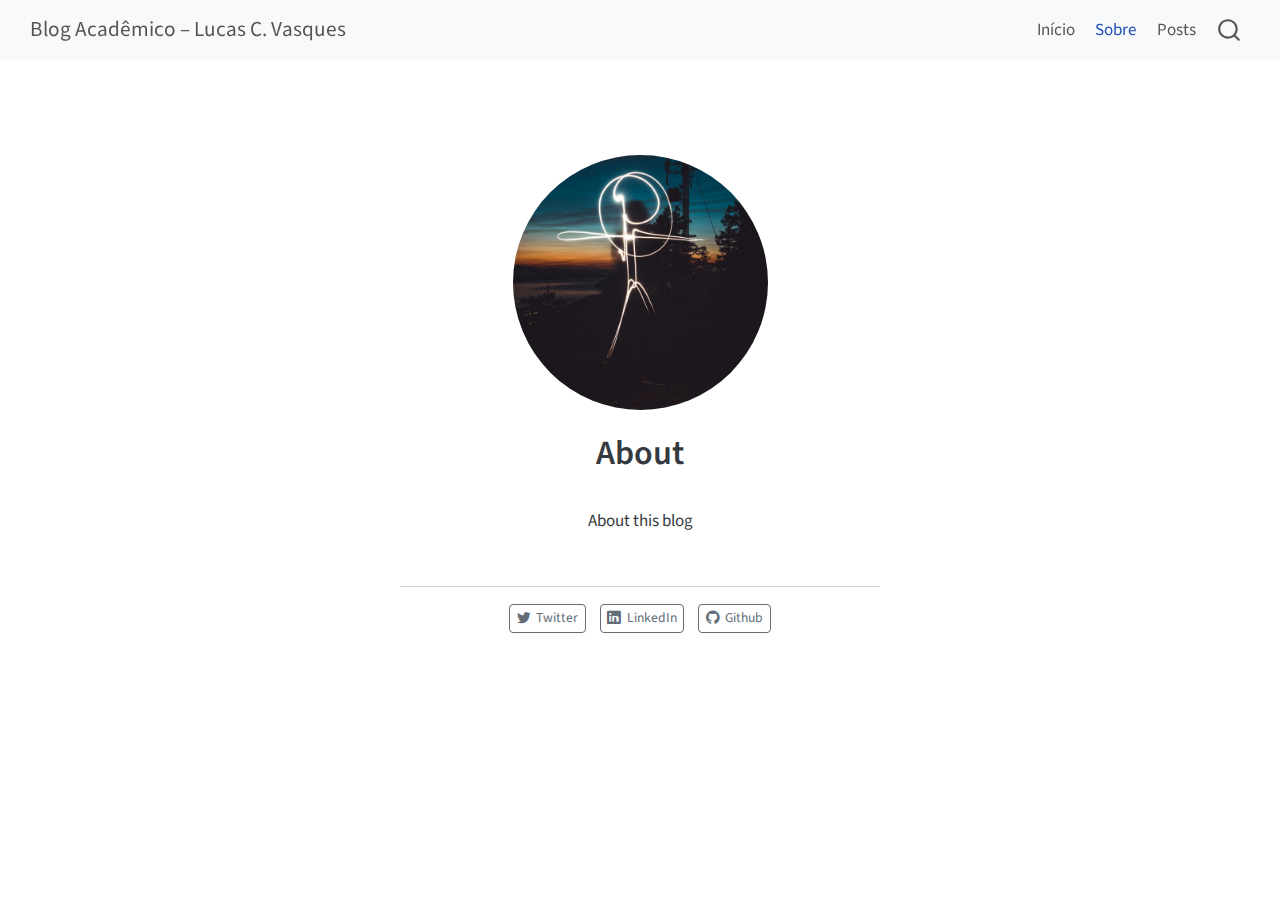
<file: about.html>
<!DOCTYPE html>
<html xmlns="http://www.w3.org/1999/xhtml" lang="en" xml:lang="en"><head>

<meta charset="utf-8">
<meta name="generator" content="quarto-1.8.26">

<meta name="viewport" content="width=device-width, initial-scale=1.0, user-scalable=yes">


<title>About – Blog Acadêmico – Lucas C. Vasques</title>
<style>
code{white-space: pre-wrap;}
span.smallcaps{font-variant: small-caps;}
div.columns{display: flex; gap: min(4vw, 1.5em);}
div.column{flex: auto; overflow-x: auto;}
div.hanging-indent{margin-left: 1.5em; text-indent: -1.5em;}
ul.task-list{list-style: none;}
ul.task-list li input[type="checkbox"] {
  width: 0.8em;
  margin: 0 0.8em 0.2em -1em; /* quarto-specific, see https://github.com/quarto-dev/quarto-cli/issues/4556 */ 
  vertical-align: middle;
}
</style>


<script src="site_libs/quarto-nav/quarto-nav.js"></script>
<script src="site_libs/quarto-nav/headroom.min.js"></script>
<script src="site_libs/clipboard/clipboard.min.js"></script>
<script src="site_libs/quarto-search/autocomplete.umd.js"></script>
<script src="site_libs/quarto-search/fuse.min.js"></script>
<script src="site_libs/quarto-search/quarto-search.js"></script>
<meta name="quarto:offset" content="./">
<script src="site_libs/quarto-html/quarto.js" type="module"></script>
<script src="site_libs/quarto-html/tabsets/tabsets.js" type="module"></script>
<script src="site_libs/quarto-html/axe/axe-check.js" type="module"></script>
<script src="site_libs/quarto-html/popper.min.js"></script>
<script src="site_libs/quarto-html/tippy.umd.min.js"></script>
<link href="site_libs/quarto-html/tippy.css" rel="stylesheet">
<link href="site_libs/quarto-html/quarto-syntax-highlighting-587c61ba64f3a5504c4d52d930310e48.css" rel="stylesheet" id="quarto-text-highlighting-styles">
<script src="site_libs/bootstrap/bootstrap.min.js"></script>
<link href="site_libs/bootstrap/bootstrap-icons.css" rel="stylesheet">
<link href="site_libs/bootstrap/bootstrap-5b4ad623e5705c0698d39aec6f10cf02.min.css" rel="stylesheet" append-hash="true" id="quarto-bootstrap" data-mode="light">
<script id="quarto-search-options" type="application/json">{
  "location": "navbar",
  "copy-button": false,
  "collapse-after": 3,
  "panel-placement": "end",
  "type": "overlay",
  "limit": 50,
  "keyboard-shortcut": [
    "f",
    "/",
    "s"
  ],
  "show-item-context": false,
  "language": {
    "search-no-results-text": "No results",
    "search-matching-documents-text": "matching documents",
    "search-copy-link-title": "Copy link to search",
    "search-hide-matches-text": "Hide additional matches",
    "search-more-match-text": "more match in this document",
    "search-more-matches-text": "more matches in this document",
    "search-clear-button-title": "Clear",
    "search-text-placeholder": "",
    "search-detached-cancel-button-title": "Cancel",
    "search-submit-button-title": "Submit",
    "search-label": "Search"
  }
}</script>


<link rel="stylesheet" href="styles.css">
</head>

<body class="nav-fixed fullcontent quarto-light">

<div id="quarto-search-results"></div>
  <header id="quarto-header" class="headroom fixed-top">
    <nav class="navbar navbar-expand-lg " data-bs-theme="dark">
      <div class="navbar-container container-fluid">
      <div class="navbar-brand-container mx-auto">
    <a class="navbar-brand" href="./index.html">
    <span class="navbar-title">Blog Acadêmico – Lucas C. Vasques</span>
    </a>
  </div>
            <div id="quarto-search" class="" title="Search"></div>
          <button class="navbar-toggler" type="button" data-bs-toggle="collapse" data-bs-target="#navbarCollapse" aria-controls="navbarCollapse" role="menu" aria-expanded="false" aria-label="Toggle navigation" onclick="if (window.quartoToggleHeadroom) { window.quartoToggleHeadroom(); }">
  <span class="navbar-toggler-icon"></span>
</button>
          <div class="collapse navbar-collapse" id="navbarCollapse">
            <ul class="navbar-nav navbar-nav-scroll ms-auto">
  <li class="nav-item">
    <a class="nav-link" href="./index.html"> 
<span class="menu-text">Início</span></a>
  </li>  
  <li class="nav-item">
    <a class="nav-link active" href="./about.html" aria-current="page"> 
<span class="menu-text">Sobre</span></a>
  </li>  
  <li class="nav-item">
    <a class="nav-link" href="./posts/"> 
<span class="menu-text">Posts</span></a>
  </li>  
</ul>
          </div> <!-- /navcollapse -->
            <div class="quarto-navbar-tools">
</div>
      </div> <!-- /container-fluid -->
    </nav>
</header>
<!-- content -->
<div id="quarto-content" class="quarto-container page-columns page-rows-contents page-layout-article page-navbar">
<!-- sidebar -->
<!-- margin-sidebar -->
    
<!-- main -->
<div class="quarto-about-jolla">
  <img src="profile.jpg" class="about-image
  round " style="height: 15em; width: 15em;">
 <header id="title-block-header" class="quarto-title-block default">
<div class="quarto-title">
<h1 class="title">About</h1>
</div>
<div class="quarto-title-meta">
  </div>
</header><main class="content" id="quarto-document-content">
<p>About this blog</p>


</main> 
  <hr class="about-sep">
   <div class="about-links">
  <a href="https://twitter.com" class="about-link" rel="" target="">
    <i class="bi bi-twitter"></i>
     <span class="about-link-text">Twitter</span>
  </a>
  <a href="https://linkedin.com" class="about-link" rel="" target="">
    <i class="bi bi-linkedin"></i>
     <span class="about-link-text">LinkedIn</span>
  </a>
  <a href="https://github.com" class="about-link" rel="" target="">
    <i class="bi bi-github"></i>
     <span class="about-link-text">Github</span>
  </a>
</div>
</div>
 <!-- /main -->
<script id="quarto-html-after-body" type="application/javascript">
  window.document.addEventListener("DOMContentLoaded", function (event) {
    const isCodeAnnotation = (el) => {
      for (const clz of el.classList) {
        if (clz.startsWith('code-annotation-')) {                     
          return true;
        }
      }
      return false;
    }
    const onCopySuccess = function(e) {
      // button target
      const button = e.trigger;
      // don't keep focus
      button.blur();
      // flash "checked"
      button.classList.add('code-copy-button-checked');
      var currentTitle = button.getAttribute("title");
      button.setAttribute("title", "Copied!");
      let tooltip;
      if (window.bootstrap) {
        button.setAttribute("data-bs-toggle", "tooltip");
        button.setAttribute("data-bs-placement", "left");
        button.setAttribute("data-bs-title", "Copied!");
        tooltip = new bootstrap.Tooltip(button, 
          { trigger: "manual", 
            customClass: "code-copy-button-tooltip",
            offset: [0, -8]});
        tooltip.show();    
      }
      setTimeout(function() {
        if (tooltip) {
          tooltip.hide();
          button.removeAttribute("data-bs-title");
          button.removeAttribute("data-bs-toggle");
          button.removeAttribute("data-bs-placement");
        }
        button.setAttribute("title", currentTitle);
        button.classList.remove('code-copy-button-checked');
      }, 1000);
      // clear code selection
      e.clearSelection();
    }
    const getTextToCopy = function(trigger) {
      const outerScaffold = trigger.parentElement.cloneNode(true);
      const codeEl = outerScaffold.querySelector('code');
      for (const childEl of codeEl.children) {
        if (isCodeAnnotation(childEl)) {
          childEl.remove();
        }
      }
      return codeEl.innerText;
    }
    const clipboard = new window.ClipboardJS('.code-copy-button:not([data-in-quarto-modal])', {
      text: getTextToCopy
    });
    clipboard.on('success', onCopySuccess);
    if (window.document.getElementById('quarto-embedded-source-code-modal')) {
      const clipboardModal = new window.ClipboardJS('.code-copy-button[data-in-quarto-modal]', {
        text: getTextToCopy,
        container: window.document.getElementById('quarto-embedded-source-code-modal')
      });
      clipboardModal.on('success', onCopySuccess);
    }
      var localhostRegex = new RegExp(/^(?:http|https):\/\/localhost\:?[0-9]*\//);
      var mailtoRegex = new RegExp(/^mailto:/);
        var filterRegex = new RegExp("https:\/\/vasqueslucas\.github\.io\/blog-professor\/");
      var isInternal = (href) => {
          return filterRegex.test(href) || localhostRegex.test(href) || mailtoRegex.test(href);
      }
      // Inspect non-navigation links and adorn them if external
     var links = window.document.querySelectorAll('a[href]:not(.nav-link):not(.navbar-brand):not(.toc-action):not(.sidebar-link):not(.sidebar-item-toggle):not(.pagination-link):not(.no-external):not([aria-hidden]):not(.dropdown-item):not(.quarto-navigation-tool):not(.about-link)');
      for (var i=0; i<links.length; i++) {
        const link = links[i];
        if (!isInternal(link.href)) {
          // undo the damage that might have been done by quarto-nav.js in the case of
          // links that we want to consider external
          if (link.dataset.originalHref !== undefined) {
            link.href = link.dataset.originalHref;
          }
        }
      }
    function tippyHover(el, contentFn, onTriggerFn, onUntriggerFn) {
      const config = {
        allowHTML: true,
        maxWidth: 500,
        delay: 100,
        arrow: false,
        appendTo: function(el) {
            return el.parentElement;
        },
        interactive: true,
        interactiveBorder: 10,
        theme: 'quarto',
        placement: 'bottom-start',
      };
      if (contentFn) {
        config.content = contentFn;
      }
      if (onTriggerFn) {
        config.onTrigger = onTriggerFn;
      }
      if (onUntriggerFn) {
        config.onUntrigger = onUntriggerFn;
      }
      window.tippy(el, config); 
    }
    const noterefs = window.document.querySelectorAll('a[role="doc-noteref"]');
    for (var i=0; i<noterefs.length; i++) {
      const ref = noterefs[i];
      tippyHover(ref, function() {
        // use id or data attribute instead here
        let href = ref.getAttribute('data-footnote-href') || ref.getAttribute('href');
        try { href = new URL(href).hash; } catch {}
        const id = href.replace(/^#\/?/, "");
        const note = window.document.getElementById(id);
        if (note) {
          return note.innerHTML;
        } else {
          return "";
        }
      });
    }
    const xrefs = window.document.querySelectorAll('a.quarto-xref');
    const processXRef = (id, note) => {
      // Strip column container classes
      const stripColumnClz = (el) => {
        el.classList.remove("page-full", "page-columns");
        if (el.children) {
          for (const child of el.children) {
            stripColumnClz(child);
          }
        }
      }
      stripColumnClz(note)
      if (id === null || id.startsWith('sec-')) {
        // Special case sections, only their first couple elements
        const container = document.createElement("div");
        if (note.children && note.children.length > 2) {
          container.appendChild(note.children[0].cloneNode(true));
          for (let i = 1; i < note.children.length; i++) {
            const child = note.children[i];
            if (child.tagName === "P" && child.innerText === "") {
              continue;
            } else {
              container.appendChild(child.cloneNode(true));
              break;
            }
          }
          if (window.Quarto?.typesetMath) {
            window.Quarto.typesetMath(container);
          }
          return container.innerHTML
        } else {
          if (window.Quarto?.typesetMath) {
            window.Quarto.typesetMath(note);
          }
          return note.innerHTML;
        }
      } else {
        // Remove any anchor links if they are present
        const anchorLink = note.querySelector('a.anchorjs-link');
        if (anchorLink) {
          anchorLink.remove();
        }
        if (window.Quarto?.typesetMath) {
          window.Quarto.typesetMath(note);
        }
        if (note.classList.contains("callout")) {
          return note.outerHTML;
        } else {
          return note.innerHTML;
        }
      }
    }
    for (var i=0; i<xrefs.length; i++) {
      const xref = xrefs[i];
      tippyHover(xref, undefined, function(instance) {
        instance.disable();
        let url = xref.getAttribute('href');
        let hash = undefined; 
        if (url.startsWith('#')) {
          hash = url;
        } else {
          try { hash = new URL(url).hash; } catch {}
        }
        if (hash) {
          const id = hash.replace(/^#\/?/, "");
          const note = window.document.getElementById(id);
          if (note !== null) {
            try {
              const html = processXRef(id, note.cloneNode(true));
              instance.setContent(html);
            } finally {
              instance.enable();
              instance.show();
            }
          } else {
            // See if we can fetch this
            fetch(url.split('#')[0])
            .then(res => res.text())
            .then(html => {
              const parser = new DOMParser();
              const htmlDoc = parser.parseFromString(html, "text/html");
              const note = htmlDoc.getElementById(id);
              if (note !== null) {
                const html = processXRef(id, note);
                instance.setContent(html);
              } 
            }).finally(() => {
              instance.enable();
              instance.show();
            });
          }
        } else {
          // See if we can fetch a full url (with no hash to target)
          // This is a special case and we should probably do some content thinning / targeting
          fetch(url)
          .then(res => res.text())
          .then(html => {
            const parser = new DOMParser();
            const htmlDoc = parser.parseFromString(html, "text/html");
            const note = htmlDoc.querySelector('main.content');
            if (note !== null) {
              // This should only happen for chapter cross references
              // (since there is no id in the URL)
              // remove the first header
              if (note.children.length > 0 && note.children[0].tagName === "HEADER") {
                note.children[0].remove();
              }
              const html = processXRef(null, note);
              instance.setContent(html);
            } 
          }).finally(() => {
            instance.enable();
            instance.show();
          });
        }
      }, function(instance) {
      });
    }
        let selectedAnnoteEl;
        const selectorForAnnotation = ( cell, annotation) => {
          let cellAttr = 'data-code-cell="' + cell + '"';
          let lineAttr = 'data-code-annotation="' +  annotation + '"';
          const selector = 'span[' + cellAttr + '][' + lineAttr + ']';
          return selector;
        }
        const selectCodeLines = (annoteEl) => {
          const doc = window.document;
          const targetCell = annoteEl.getAttribute("data-target-cell");
          const targetAnnotation = annoteEl.getAttribute("data-target-annotation");
          const annoteSpan = window.document.querySelector(selectorForAnnotation(targetCell, targetAnnotation));
          const lines = annoteSpan.getAttribute("data-code-lines").split(",");
          const lineIds = lines.map((line) => {
            return targetCell + "-" + line;
          })
          let top = null;
          let height = null;
          let parent = null;
          if (lineIds.length > 0) {
              //compute the position of the single el (top and bottom and make a div)
              const el = window.document.getElementById(lineIds[0]);
              top = el.offsetTop;
              height = el.offsetHeight;
              parent = el.parentElement.parentElement;
            if (lineIds.length > 1) {
              const lastEl = window.document.getElementById(lineIds[lineIds.length - 1]);
              const bottom = lastEl.offsetTop + lastEl.offsetHeight;
              height = bottom - top;
            }
            if (top !== null && height !== null && parent !== null) {
              // cook up a div (if necessary) and position it 
              let div = window.document.getElementById("code-annotation-line-highlight");
              if (div === null) {
                div = window.document.createElement("div");
                div.setAttribute("id", "code-annotation-line-highlight");
                div.style.position = 'absolute';
                parent.appendChild(div);
              }
              div.style.top = top - 2 + "px";
              div.style.height = height + 4 + "px";
              div.style.left = 0;
              let gutterDiv = window.document.getElementById("code-annotation-line-highlight-gutter");
              if (gutterDiv === null) {
                gutterDiv = window.document.createElement("div");
                gutterDiv.setAttribute("id", "code-annotation-line-highlight-gutter");
                gutterDiv.style.position = 'absolute';
                const codeCell = window.document.getElementById(targetCell);
                const gutter = codeCell.querySelector('.code-annotation-gutter');
                gutter.appendChild(gutterDiv);
              }
              gutterDiv.style.top = top - 2 + "px";
              gutterDiv.style.height = height + 4 + "px";
            }
            selectedAnnoteEl = annoteEl;
          }
        };
        const unselectCodeLines = () => {
          const elementsIds = ["code-annotation-line-highlight", "code-annotation-line-highlight-gutter"];
          elementsIds.forEach((elId) => {
            const div = window.document.getElementById(elId);
            if (div) {
              div.remove();
            }
          });
          selectedAnnoteEl = undefined;
        };
          // Handle positioning of the toggle
      window.addEventListener(
        "resize",
        throttle(() => {
          elRect = undefined;
          if (selectedAnnoteEl) {
            selectCodeLines(selectedAnnoteEl);
          }
        }, 10)
      );
      function throttle(fn, ms) {
      let throttle = false;
      let timer;
        return (...args) => {
          if(!throttle) { // first call gets through
              fn.apply(this, args);
              throttle = true;
          } else { // all the others get throttled
              if(timer) clearTimeout(timer); // cancel #2
              timer = setTimeout(() => {
                fn.apply(this, args);
                timer = throttle = false;
              }, ms);
          }
        };
      }
        // Attach click handler to the DT
        const annoteDls = window.document.querySelectorAll('dt[data-target-cell]');
        for (const annoteDlNode of annoteDls) {
          annoteDlNode.addEventListener('click', (event) => {
            const clickedEl = event.target;
            if (clickedEl !== selectedAnnoteEl) {
              unselectCodeLines();
              const activeEl = window.document.querySelector('dt[data-target-cell].code-annotation-active');
              if (activeEl) {
                activeEl.classList.remove('code-annotation-active');
              }
              selectCodeLines(clickedEl);
              clickedEl.classList.add('code-annotation-active');
            } else {
              // Unselect the line
              unselectCodeLines();
              clickedEl.classList.remove('code-annotation-active');
            }
          });
        }
    const findCites = (el) => {
      const parentEl = el.parentElement;
      if (parentEl) {
        const cites = parentEl.dataset.cites;
        if (cites) {
          return {
            el,
            cites: cites.split(' ')
          };
        } else {
          return findCites(el.parentElement)
        }
      } else {
        return undefined;
      }
    };
    var bibliorefs = window.document.querySelectorAll('a[role="doc-biblioref"]');
    for (var i=0; i<bibliorefs.length; i++) {
      const ref = bibliorefs[i];
      const citeInfo = findCites(ref);
      if (citeInfo) {
        tippyHover(citeInfo.el, function() {
          var popup = window.document.createElement('div');
          citeInfo.cites.forEach(function(cite) {
            var citeDiv = window.document.createElement('div');
            citeDiv.classList.add('hanging-indent');
            citeDiv.classList.add('csl-entry');
            var biblioDiv = window.document.getElementById('ref-' + cite);
            if (biblioDiv) {
              citeDiv.innerHTML = biblioDiv.innerHTML;
            }
            popup.appendChild(citeDiv);
          });
          return popup.innerHTML;
        });
      }
    }
  });
  </script>
</div> <!-- /content -->




</body></html>
</file>
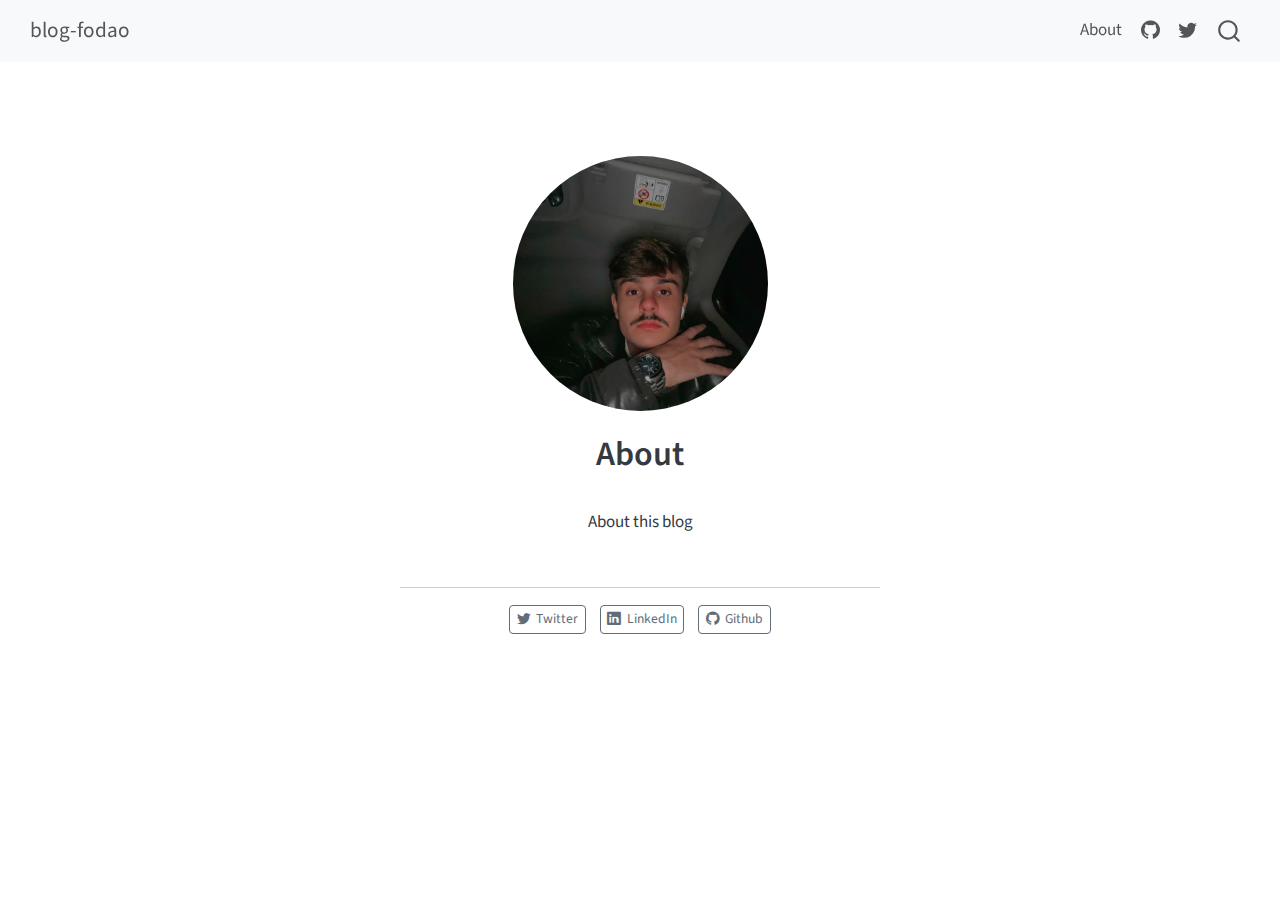
<file: Desktop/blog-fodao/about.html>
<!DOCTYPE html>
<html xmlns="http://www.w3.org/1999/xhtml" lang="en" xml:lang="en"><head>

<meta charset="utf-8">
<meta name="generator" content="quarto-1.8.26">

<meta name="viewport" content="width=device-width, initial-scale=1.0, user-scalable=yes">


<title>About – blog-fodao</title>
<style>
code{white-space: pre-wrap;}
span.smallcaps{font-variant: small-caps;}
div.columns{display: flex; gap: min(4vw, 1.5em);}
div.column{flex: auto; overflow-x: auto;}
div.hanging-indent{margin-left: 1.5em; text-indent: -1.5em;}
ul.task-list{list-style: none;}
ul.task-list li input[type="checkbox"] {
  width: 0.8em;
  margin: 0 0.8em 0.2em -1em; /* quarto-specific, see https://github.com/quarto-dev/quarto-cli/issues/4556 */ 
  vertical-align: middle;
}
</style>


<script src="../../site_libs/quarto-nav/quarto-nav.js"></script>
<script src="../../site_libs/quarto-nav/headroom.min.js"></script>
<script src="../../site_libs/clipboard/clipboard.min.js"></script>
<script src="../../site_libs/quarto-search/autocomplete.umd.js"></script>
<script src="../../site_libs/quarto-search/fuse.min.js"></script>
<script src="../../site_libs/quarto-search/quarto-search.js"></script>
<meta name="quarto:offset" content="../../">
<script src="../../site_libs/quarto-html/quarto.js" type="module"></script>
<script src="../../site_libs/quarto-html/tabsets/tabsets.js" type="module"></script>
<script src="../../site_libs/quarto-html/axe/axe-check.js" type="module"></script>
<script src="../../site_libs/quarto-html/popper.min.js"></script>
<script src="../../site_libs/quarto-html/tippy.umd.min.js"></script>
<link href="../../site_libs/quarto-html/tippy.css" rel="stylesheet">
<link href="../../site_libs/quarto-html/quarto-syntax-highlighting-587c61ba64f3a5504c4d52d930310e48.css" rel="stylesheet" id="quarto-text-highlighting-styles">
<script src="../../site_libs/bootstrap/bootstrap.min.js"></script>
<link href="../../site_libs/bootstrap/bootstrap-icons.css" rel="stylesheet">
<link href="../../site_libs/bootstrap/bootstrap-5b4ad623e5705c0698d39aec6f10cf02.min.css" rel="stylesheet" append-hash="true" id="quarto-bootstrap" data-mode="light">
<script id="quarto-search-options" type="application/json">{
  "location": "navbar",
  "copy-button": false,
  "collapse-after": 3,
  "panel-placement": "end",
  "type": "overlay",
  "limit": 50,
  "keyboard-shortcut": [
    "f",
    "/",
    "s"
  ],
  "show-item-context": false,
  "language": {
    "search-no-results-text": "No results",
    "search-matching-documents-text": "matching documents",
    "search-copy-link-title": "Copy link to search",
    "search-hide-matches-text": "Hide additional matches",
    "search-more-match-text": "more match in this document",
    "search-more-matches-text": "more matches in this document",
    "search-clear-button-title": "Clear",
    "search-text-placeholder": "",
    "search-detached-cancel-button-title": "Cancel",
    "search-submit-button-title": "Submit",
    "search-label": "Search"
  }
}</script>


<link rel="stylesheet" href="../../styles.css">
</head>

<body class="nav-fixed fullcontent quarto-light">

<div id="quarto-search-results"></div>
  <header id="quarto-header" class="headroom fixed-top">
    <nav class="navbar navbar-expand-lg " data-bs-theme="dark">
      <div class="navbar-container container-fluid">
      <div class="navbar-brand-container mx-auto">
    <a class="navbar-brand" href="../../index.html">
    <span class="navbar-title">blog-fodao</span>
    </a>
  </div>
            <div id="quarto-search" class="" title="Search"></div>
          <button class="navbar-toggler" type="button" data-bs-toggle="collapse" data-bs-target="#navbarCollapse" aria-controls="navbarCollapse" role="menu" aria-expanded="false" aria-label="Toggle navigation" onclick="if (window.quartoToggleHeadroom) { window.quartoToggleHeadroom(); }">
  <span class="navbar-toggler-icon"></span>
</button>
          <div class="collapse navbar-collapse" id="navbarCollapse">
            <ul class="navbar-nav navbar-nav-scroll ms-auto">
  <li class="nav-item">
    <a class="nav-link" href="../../about.html"> 
<span class="menu-text">About</span></a>
  </li>  
  <li class="nav-item compact">
    <a class="nav-link" href="https://github.com/"> <i class="bi bi-github" role="img">
</i> 
<span class="menu-text"></span></a>
  </li>  
  <li class="nav-item compact">
    <a class="nav-link" href="https://twitter.com"> <i class="bi bi-twitter" role="img">
</i> 
<span class="menu-text"></span></a>
  </li>  
</ul>
          </div> <!-- /navcollapse -->
            <div class="quarto-navbar-tools">
</div>
      </div> <!-- /container-fluid -->
    </nav>
</header>
<!-- content -->
<div id="quarto-content" class="quarto-container page-columns page-rows-contents page-layout-article page-navbar">
<!-- sidebar -->
<!-- margin-sidebar -->
    
<!-- main -->
<div class="quarto-about-jolla">
  <img src="lucas.JPG" class="about-image
  round " style="height: 15em; width: 15em;">
 <header id="title-block-header" class="quarto-title-block default">
<div class="quarto-title">
<h1 class="title">About</h1>
</div>
<div class="quarto-title-meta">
  </div>
</header><main class="content" id="quarto-document-content">
<p>About this blog</p>


</main> 
  <hr class="about-sep">
   <div class="about-links">
  <a href="https://twitter.com" class="about-link" rel="" target="">
    <i class="bi bi-twitter"></i>
     <span class="about-link-text">Twitter</span>
  </a>
  <a href="https://linkedin.com" class="about-link" rel="" target="">
    <i class="bi bi-linkedin"></i>
     <span class="about-link-text">LinkedIn</span>
  </a>
  <a href="https://github.com" class="about-link" rel="" target="">
    <i class="bi bi-github"></i>
     <span class="about-link-text">Github</span>
  </a>
</div>
</div>
 <!-- /main -->
<script id="quarto-html-after-body" type="application/javascript">
  window.document.addEventListener("DOMContentLoaded", function (event) {
    const isCodeAnnotation = (el) => {
      for (const clz of el.classList) {
        if (clz.startsWith('code-annotation-')) {                     
          return true;
        }
      }
      return false;
    }
    const onCopySuccess = function(e) {
      // button target
      const button = e.trigger;
      // don't keep focus
      button.blur();
      // flash "checked"
      button.classList.add('code-copy-button-checked');
      var currentTitle = button.getAttribute("title");
      button.setAttribute("title", "Copied!");
      let tooltip;
      if (window.bootstrap) {
        button.setAttribute("data-bs-toggle", "tooltip");
        button.setAttribute("data-bs-placement", "left");
        button.setAttribute("data-bs-title", "Copied!");
        tooltip = new bootstrap.Tooltip(button, 
          { trigger: "manual", 
            customClass: "code-copy-button-tooltip",
            offset: [0, -8]});
        tooltip.show();    
      }
      setTimeout(function() {
        if (tooltip) {
          tooltip.hide();
          button.removeAttribute("data-bs-title");
          button.removeAttribute("data-bs-toggle");
          button.removeAttribute("data-bs-placement");
        }
        button.setAttribute("title", currentTitle);
        button.classList.remove('code-copy-button-checked');
      }, 1000);
      // clear code selection
      e.clearSelection();
    }
    const getTextToCopy = function(trigger) {
      const outerScaffold = trigger.parentElement.cloneNode(true);
      const codeEl = outerScaffold.querySelector('code');
      for (const childEl of codeEl.children) {
        if (isCodeAnnotation(childEl)) {
          childEl.remove();
        }
      }
      return codeEl.innerText;
    }
    const clipboard = new window.ClipboardJS('.code-copy-button:not([data-in-quarto-modal])', {
      text: getTextToCopy
    });
    clipboard.on('success', onCopySuccess);
    if (window.document.getElementById('quarto-embedded-source-code-modal')) {
      const clipboardModal = new window.ClipboardJS('.code-copy-button[data-in-quarto-modal]', {
        text: getTextToCopy,
        container: window.document.getElementById('quarto-embedded-source-code-modal')
      });
      clipboardModal.on('success', onCopySuccess);
    }
      var localhostRegex = new RegExp(/^(?:http|https):\/\/localhost\:?[0-9]*\//);
      var mailtoRegex = new RegExp(/^mailto:/);
        var filterRegex = new RegExp("https:\/\/your-website-url\.example\.com");
      var isInternal = (href) => {
          return filterRegex.test(href) || localhostRegex.test(href) || mailtoRegex.test(href);
      }
      // Inspect non-navigation links and adorn them if external
     var links = window.document.querySelectorAll('a[href]:not(.nav-link):not(.navbar-brand):not(.toc-action):not(.sidebar-link):not(.sidebar-item-toggle):not(.pagination-link):not(.no-external):not([aria-hidden]):not(.dropdown-item):not(.quarto-navigation-tool):not(.about-link)');
      for (var i=0; i<links.length; i++) {
        const link = links[i];
        if (!isInternal(link.href)) {
          // undo the damage that might have been done by quarto-nav.js in the case of
          // links that we want to consider external
          if (link.dataset.originalHref !== undefined) {
            link.href = link.dataset.originalHref;
          }
        }
      }
    function tippyHover(el, contentFn, onTriggerFn, onUntriggerFn) {
      const config = {
        allowHTML: true,
        maxWidth: 500,
        delay: 100,
        arrow: false,
        appendTo: function(el) {
            return el.parentElement;
        },
        interactive: true,
        interactiveBorder: 10,
        theme: 'quarto',
        placement: 'bottom-start',
      };
      if (contentFn) {
        config.content = contentFn;
      }
      if (onTriggerFn) {
        config.onTrigger = onTriggerFn;
      }
      if (onUntriggerFn) {
        config.onUntrigger = onUntriggerFn;
      }
      window.tippy(el, config); 
    }
    const noterefs = window.document.querySelectorAll('a[role="doc-noteref"]');
    for (var i=0; i<noterefs.length; i++) {
      const ref = noterefs[i];
      tippyHover(ref, function() {
        // use id or data attribute instead here
        let href = ref.getAttribute('data-footnote-href') || ref.getAttribute('href');
        try { href = new URL(href).hash; } catch {}
        const id = href.replace(/^#\/?/, "");
        const note = window.document.getElementById(id);
        if (note) {
          return note.innerHTML;
        } else {
          return "";
        }
      });
    }
    const xrefs = window.document.querySelectorAll('a.quarto-xref');
    const processXRef = (id, note) => {
      // Strip column container classes
      const stripColumnClz = (el) => {
        el.classList.remove("page-full", "page-columns");
        if (el.children) {
          for (const child of el.children) {
            stripColumnClz(child);
          }
        }
      }
      stripColumnClz(note)
      if (id === null || id.startsWith('sec-')) {
        // Special case sections, only their first couple elements
        const container = document.createElement("div");
        if (note.children && note.children.length > 2) {
          container.appendChild(note.children[0].cloneNode(true));
          for (let i = 1; i < note.children.length; i++) {
            const child = note.children[i];
            if (child.tagName === "P" && child.innerText === "") {
              continue;
            } else {
              container.appendChild(child.cloneNode(true));
              break;
            }
          }
          if (window.Quarto?.typesetMath) {
            window.Quarto.typesetMath(container);
          }
          return container.innerHTML
        } else {
          if (window.Quarto?.typesetMath) {
            window.Quarto.typesetMath(note);
          }
          return note.innerHTML;
        }
      } else {
        // Remove any anchor links if they are present
        const anchorLink = note.querySelector('a.anchorjs-link');
        if (anchorLink) {
          anchorLink.remove();
        }
        if (window.Quarto?.typesetMath) {
          window.Quarto.typesetMath(note);
        }
        if (note.classList.contains("callout")) {
          return note.outerHTML;
        } else {
          return note.innerHTML;
        }
      }
    }
    for (var i=0; i<xrefs.length; i++) {
      const xref = xrefs[i];
      tippyHover(xref, undefined, function(instance) {
        instance.disable();
        let url = xref.getAttribute('href');
        let hash = undefined; 
        if (url.startsWith('#')) {
          hash = url;
        } else {
          try { hash = new URL(url).hash; } catch {}
        }
        if (hash) {
          const id = hash.replace(/^#\/?/, "");
          const note = window.document.getElementById(id);
          if (note !== null) {
            try {
              const html = processXRef(id, note.cloneNode(true));
              instance.setContent(html);
            } finally {
              instance.enable();
              instance.show();
            }
          } else {
            // See if we can fetch this
            fetch(url.split('#')[0])
            .then(res => res.text())
            .then(html => {
              const parser = new DOMParser();
              const htmlDoc = parser.parseFromString(html, "text/html");
              const note = htmlDoc.getElementById(id);
              if (note !== null) {
                const html = processXRef(id, note);
                instance.setContent(html);
              } 
            }).finally(() => {
              instance.enable();
              instance.show();
            });
          }
        } else {
          // See if we can fetch a full url (with no hash to target)
          // This is a special case and we should probably do some content thinning / targeting
          fetch(url)
          .then(res => res.text())
          .then(html => {
            const parser = new DOMParser();
            const htmlDoc = parser.parseFromString(html, "text/html");
            const note = htmlDoc.querySelector('main.content');
            if (note !== null) {
              // This should only happen for chapter cross references
              // (since there is no id in the URL)
              // remove the first header
              if (note.children.length > 0 && note.children[0].tagName === "HEADER") {
                note.children[0].remove();
              }
              const html = processXRef(null, note);
              instance.setContent(html);
            } 
          }).finally(() => {
            instance.enable();
            instance.show();
          });
        }
      }, function(instance) {
      });
    }
        let selectedAnnoteEl;
        const selectorForAnnotation = ( cell, annotation) => {
          let cellAttr = 'data-code-cell="' + cell + '"';
          let lineAttr = 'data-code-annotation="' +  annotation + '"';
          const selector = 'span[' + cellAttr + '][' + lineAttr + ']';
          return selector;
        }
        const selectCodeLines = (annoteEl) => {
          const doc = window.document;
          const targetCell = annoteEl.getAttribute("data-target-cell");
          const targetAnnotation = annoteEl.getAttribute("data-target-annotation");
          const annoteSpan = window.document.querySelector(selectorForAnnotation(targetCell, targetAnnotation));
          const lines = annoteSpan.getAttribute("data-code-lines").split(",");
          const lineIds = lines.map((line) => {
            return targetCell + "-" + line;
          })
          let top = null;
          let height = null;
          let parent = null;
          if (lineIds.length > 0) {
              //compute the position of the single el (top and bottom and make a div)
              const el = window.document.getElementById(lineIds[0]);
              top = el.offsetTop;
              height = el.offsetHeight;
              parent = el.parentElement.parentElement;
            if (lineIds.length > 1) {
              const lastEl = window.document.getElementById(lineIds[lineIds.length - 1]);
              const bottom = lastEl.offsetTop + lastEl.offsetHeight;
              height = bottom - top;
            }
            if (top !== null && height !== null && parent !== null) {
              // cook up a div (if necessary) and position it 
              let div = window.document.getElementById("code-annotation-line-highlight");
              if (div === null) {
                div = window.document.createElement("div");
                div.setAttribute("id", "code-annotation-line-highlight");
                div.style.position = 'absolute';
                parent.appendChild(div);
              }
              div.style.top = top - 2 + "px";
              div.style.height = height + 4 + "px";
              div.style.left = 0;
              let gutterDiv = window.document.getElementById("code-annotation-line-highlight-gutter");
              if (gutterDiv === null) {
                gutterDiv = window.document.createElement("div");
                gutterDiv.setAttribute("id", "code-annotation-line-highlight-gutter");
                gutterDiv.style.position = 'absolute';
                const codeCell = window.document.getElementById(targetCell);
                const gutter = codeCell.querySelector('.code-annotation-gutter');
                gutter.appendChild(gutterDiv);
              }
              gutterDiv.style.top = top - 2 + "px";
              gutterDiv.style.height = height + 4 + "px";
            }
            selectedAnnoteEl = annoteEl;
          }
        };
        const unselectCodeLines = () => {
          const elementsIds = ["code-annotation-line-highlight", "code-annotation-line-highlight-gutter"];
          elementsIds.forEach((elId) => {
            const div = window.document.getElementById(elId);
            if (div) {
              div.remove();
            }
          });
          selectedAnnoteEl = undefined;
        };
          // Handle positioning of the toggle
      window.addEventListener(
        "resize",
        throttle(() => {
          elRect = undefined;
          if (selectedAnnoteEl) {
            selectCodeLines(selectedAnnoteEl);
          }
        }, 10)
      );
      function throttle(fn, ms) {
      let throttle = false;
      let timer;
        return (...args) => {
          if(!throttle) { // first call gets through
              fn.apply(this, args);
              throttle = true;
          } else { // all the others get throttled
              if(timer) clearTimeout(timer); // cancel #2
              timer = setTimeout(() => {
                fn.apply(this, args);
                timer = throttle = false;
              }, ms);
          }
        };
      }
        // Attach click handler to the DT
        const annoteDls = window.document.querySelectorAll('dt[data-target-cell]');
        for (const annoteDlNode of annoteDls) {
          annoteDlNode.addEventListener('click', (event) => {
            const clickedEl = event.target;
            if (clickedEl !== selectedAnnoteEl) {
              unselectCodeLines();
              const activeEl = window.document.querySelector('dt[data-target-cell].code-annotation-active');
              if (activeEl) {
                activeEl.classList.remove('code-annotation-active');
              }
              selectCodeLines(clickedEl);
              clickedEl.classList.add('code-annotation-active');
            } else {
              // Unselect the line
              unselectCodeLines();
              clickedEl.classList.remove('code-annotation-active');
            }
          });
        }
    const findCites = (el) => {
      const parentEl = el.parentElement;
      if (parentEl) {
        const cites = parentEl.dataset.cites;
        if (cites) {
          return {
            el,
            cites: cites.split(' ')
          };
        } else {
          return findCites(el.parentElement)
        }
      } else {
        return undefined;
      }
    };
    var bibliorefs = window.document.querySelectorAll('a[role="doc-biblioref"]');
    for (var i=0; i<bibliorefs.length; i++) {
      const ref = bibliorefs[i];
      const citeInfo = findCites(ref);
      if (citeInfo) {
        tippyHover(citeInfo.el, function() {
          var popup = window.document.createElement('div');
          citeInfo.cites.forEach(function(cite) {
            var citeDiv = window.document.createElement('div');
            citeDiv.classList.add('hanging-indent');
            citeDiv.classList.add('csl-entry');
            var biblioDiv = window.document.getElementById('ref-' + cite);
            if (biblioDiv) {
              citeDiv.innerHTML = biblioDiv.innerHTML;
            }
            popup.appendChild(citeDiv);
          });
          return popup.innerHTML;
        });
      }
    }
  });
  </script>
</div> <!-- /content -->




</body></html>
</file>
<file: site_libs/quarto-html/tippy.css>
.tippy-box[data-animation=fade][data-state=hidden]{opacity:0}[data-tippy-root]{max-width:calc(100vw - 10px)}.tippy-box{position:relative;background-color:#333;color:#fff;border-radius:4px;font-size:14px;line-height:1.4;white-space:normal;outline:0;transition-property:transform,visibility,opacity}.tippy-box[data-placement^=top]>.tippy-arrow{bottom:0}.tippy-box[data-placement^=top]>.tippy-arrow:before{bottom:-7px;left:0;border-width:8px 8px 0;border-top-color:initial;transform-origin:center top}.tippy-box[data-placement^=bottom]>.tippy-arrow{top:0}.tippy-box[data-placement^=bottom]>.tippy-arrow:before{top:-7px;left:0;border-width:0 8px 8px;border-bottom-color:initial;transform-origin:center bottom}.tippy-box[data-placement^=left]>.tippy-arrow{right:0}.tippy-box[data-placement^=left]>.tippy-arrow:before{border-width:8px 0 8px 8px;border-left-color:initial;right:-7px;transform-origin:center left}.tippy-box[data-placement^=right]>.tippy-arrow{left:0}.tippy-box[data-placement^=right]>.tippy-arrow:before{left:-7px;border-width:8px 8px 8px 0;border-right-color:initial;transform-origin:center right}.tippy-box[data-inertia][data-state=visible]{transition-timing-function:cubic-bezier(.54,1.5,.38,1.11)}.tippy-arrow{width:16px;height:16px;color:#333}.tippy-arrow:before{content:"";position:absolute;border-color:transparent;border-style:solid}.tippy-content{position:relative;padding:5px 9px;z-index:1}
</file>
<file: site_libs/quarto-html/quarto-syntax-highlighting-587c61ba64f3a5504c4d52d930310e48.css>
/* quarto syntax highlight colors */
:root {
  --quarto-hl-ot-color: #003B4F;
  --quarto-hl-at-color: #657422;
  --quarto-hl-ss-color: #20794D;
  --quarto-hl-an-color: #5E5E5E;
  --quarto-hl-fu-color: #4758AB;
  --quarto-hl-st-color: #20794D;
  --quarto-hl-cf-color: #003B4F;
  --quarto-hl-op-color: #5E5E5E;
  --quarto-hl-er-color: #AD0000;
  --quarto-hl-bn-color: #AD0000;
  --quarto-hl-al-color: #AD0000;
  --quarto-hl-va-color: #111111;
  --quarto-hl-bu-color: inherit;
  --quarto-hl-ex-color: inherit;
  --quarto-hl-pp-color: #AD0000;
  --quarto-hl-in-color: #5E5E5E;
  --quarto-hl-vs-color: #20794D;
  --quarto-hl-wa-color: #5E5E5E;
  --quarto-hl-do-color: #5E5E5E;
  --quarto-hl-im-color: #00769E;
  --quarto-hl-ch-color: #20794D;
  --quarto-hl-dt-color: #AD0000;
  --quarto-hl-fl-color: #AD0000;
  --quarto-hl-co-color: #5E5E5E;
  --quarto-hl-cv-color: #5E5E5E;
  --quarto-hl-cn-color: #8f5902;
  --quarto-hl-sc-color: #5E5E5E;
  --quarto-hl-dv-color: #AD0000;
  --quarto-hl-kw-color: #003B4F;
}

/* other quarto variables */
:root {
  --quarto-font-monospace: SFMono-Regular, Menlo, Monaco, Consolas, "Liberation Mono", "Courier New", monospace;
}

/* syntax highlight based on Pandoc's rules */
pre > code.sourceCode > span {
  color: #003B4F;
}

code.sourceCode > span {
  color: #003B4F;
}

div.sourceCode,
div.sourceCode pre.sourceCode {
  color: #003B4F;
}

/* Normal */
code span {
  color: #003B4F;
}

/* Alert */
code span.al {
  color: #AD0000;
  font-style: inherit;
}

/* Annotation */
code span.an {
  color: #5E5E5E;
  font-style: inherit;
}

/* Attribute */
code span.at {
  color: #657422;
  font-style: inherit;
}

/* BaseN */
code span.bn {
  color: #AD0000;
  font-style: inherit;
}

/* BuiltIn */
code span.bu {
  font-style: inherit;
}

/* ControlFlow */
code span.cf {
  color: #003B4F;
  font-weight: bold;
  font-style: inherit;
}

/* Char */
code span.ch {
  color: #20794D;
  font-style: inherit;
}

/* Constant */
code span.cn {
  color: #8f5902;
  font-style: inherit;
}

/* Comment */
code span.co {
  color: #5E5E5E;
  font-style: inherit;
}

/* CommentVar */
code span.cv {
  color: #5E5E5E;
  font-style: italic;
}

/* Documentation */
code span.do {
  color: #5E5E5E;
  font-style: italic;
}

/* DataType */
code span.dt {
  color: #AD0000;
  font-style: inherit;
}

/* DecVal */
code span.dv {
  color: #AD0000;
  font-style: inherit;
}

/* Error */
code span.er {
  color: #AD0000;
  font-style: inherit;
}

/* Extension */
code span.ex {
  font-style: inherit;
}

/* Float */
code span.fl {
  color: #AD0000;
  font-style: inherit;
}

/* Function */
code span.fu {
  color: #4758AB;
  font-style: inherit;
}

/* Import */
code span.im {
  color: #00769E;
  font-style: inherit;
}

/* Information */
code span.in {
  color: #5E5E5E;
  font-style: inherit;
}

/* Keyword */
code span.kw {
  color: #003B4F;
  font-weight: bold;
  font-style: inherit;
}

/* Operator */
code span.op {
  color: #5E5E5E;
  font-style: inherit;
}

/* Other */
code span.ot {
  color: #003B4F;
  font-style: inherit;
}

/* Preprocessor */
code span.pp {
  color: #AD0000;
  font-style: inherit;
}

/* SpecialChar */
code span.sc {
  color: #5E5E5E;
  font-style: inherit;
}

/* SpecialString */
code span.ss {
  color: #20794D;
  font-style: inherit;
}

/* String */
code span.st {
  color: #20794D;
  font-style: inherit;
}

/* Variable */
code span.va {
  color: #111111;
  font-style: inherit;
}

/* VerbatimString */
code span.vs {
  color: #20794D;
  font-style: inherit;
}

/* Warning */
code span.wa {
  color: #5E5E5E;
  font-style: italic;
}

.prevent-inlining {
  content: "</";
}

/*# sourceMappingURL=2dce1cc6c82594539e1579de68416b47.css.map */
</file>
<file: styles.css>
/* css styles */
</file>
